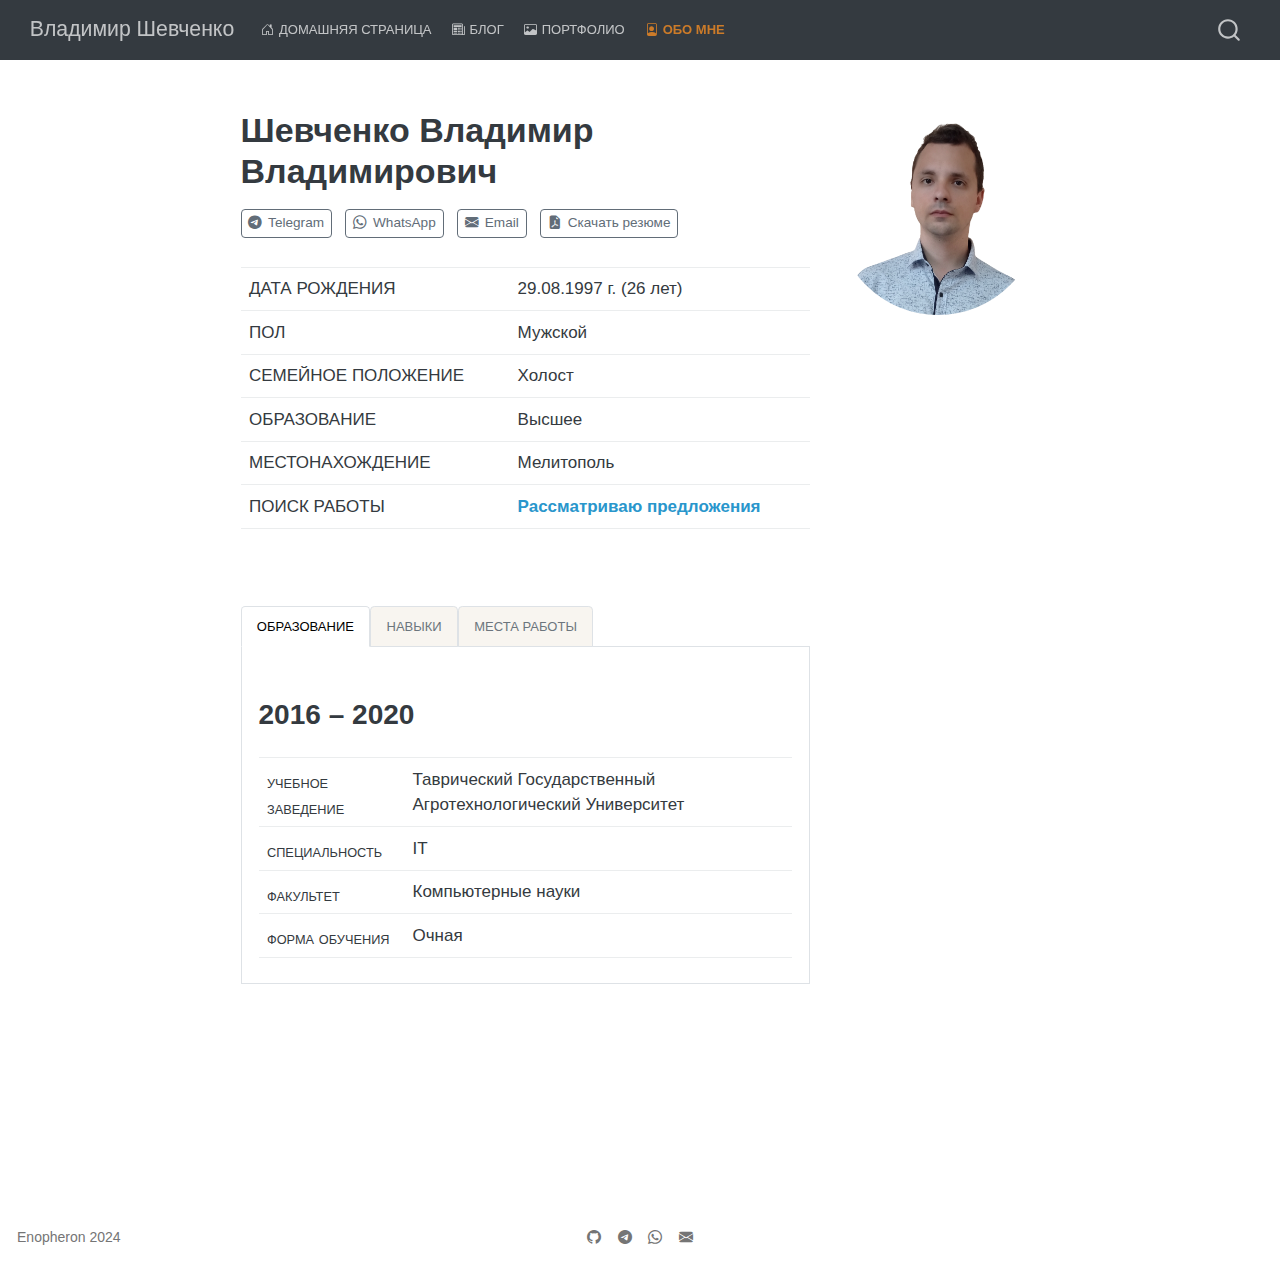
<file: about.html>
<!DOCTYPE html>
<html xmlns="http://www.w3.org/1999/xhtml" lang="ru" xml:lang="ru"><head>

<meta charset="utf-8">
<meta name="generator" content="quarto-1.4.554">

<meta name="viewport" content="width=device-width, initial-scale=1.0, user-scalable=yes">


<title>Владимир Шевченко - Шевченко Владимир Владимирович</title>
<style>
code{white-space: pre-wrap;}
span.smallcaps{font-variant: small-caps;}
div.columns{display: flex; gap: min(4vw, 1.5em);}
div.column{flex: auto; overflow-x: auto;}
div.hanging-indent{margin-left: 1.5em; text-indent: -1.5em;}
ul.task-list{list-style: none;}
ul.task-list li input[type="checkbox"] {
  width: 0.8em;
  margin: 0 0.8em 0.2em -1em; /* quarto-specific, see https://github.com/quarto-dev/quarto-cli/issues/4556 */ 
  vertical-align: middle;
}
</style>


<script src="site_libs/quarto-nav/quarto-nav.js"></script>
<script src="site_libs/quarto-nav/headroom.min.js"></script>
<script src="site_libs/clipboard/clipboard.min.js"></script>
<script src="site_libs/quarto-search/autocomplete.umd.js"></script>
<script src="site_libs/quarto-search/fuse.min.js"></script>
<script src="site_libs/quarto-search/quarto-search.js"></script>
<meta name="quarto:offset" content="./">
<link href="./assets/images/icons/favicon.ico" rel="icon">
<script src="site_libs/quarto-html/quarto.js"></script>
<script src="site_libs/quarto-html/popper.min.js"></script>
<script src="site_libs/quarto-html/tippy.umd.min.js"></script>
<link href="site_libs/quarto-html/tippy.css" rel="stylesheet">
<link href="site_libs/quarto-html/quarto-syntax-highlighting.css" rel="stylesheet" id="quarto-text-highlighting-styles">
<script src="site_libs/bootstrap/bootstrap.min.js"></script>
<link href="site_libs/bootstrap/bootstrap-icons.css" rel="stylesheet">
<link href="site_libs/bootstrap/bootstrap.min.css" rel="stylesheet" id="quarto-bootstrap" data-mode="light">
<link href="site_libs/quarto-contrib/animate-4.1.1/animate.min.css" rel="stylesheet">
<script id="quarto-search-options" type="application/json">{
  "location": "navbar",
  "copy-button": false,
  "collapse-after": 3,
  "panel-placement": "end",
  "type": "overlay",
  "limit": 50,
  "keyboard-shortcut": [
    "f",
    "/",
    "s"
  ],
  "show-item-context": false,
  "language": {
    "search-no-results-text": "Поиск не дал результатов",
    "search-matching-documents-text": "Результаты поиска",
    "search-copy-link-title": "Скопировать ссылку",
    "search-hide-matches-text": "Скрыть дополнительные результаты",
    "search-more-match-text": "дополнительный результат в этом документе",
    "search-more-matches-text": "дополнительных результата(-ов) в этом документе",
    "search-clear-button-title": "Очистить",
    "search-text-placeholder": "",
    "search-detached-cancel-button-title": "Отменить",
    "search-submit-button-title": "Найти",
    "search-label": "Поиск"
  }
}</script>
<style>html{ scroll-behavior: smooth; }</style>
<style>:root{--animate-duration:3s;--animate-delay:2s;--animate-repeat:1}</style>
<style>:root{--animate-duration:3s;--animate-delay:2s;--animate-repeat:1}</style>
<style>:root{--animate-duration:3s;--animate-delay:2s;--animate-repeat:1}</style>
<style>:root{--animate-duration:3s;--animate-delay:2s;--animate-repeat:1}</style>
<style>:root{--animate-duration:3s;--animate-delay:2s;--animate-repeat:1}</style>
<style>:root{--animate-duration:3s;--animate-delay:2s;--animate-repeat:1}</style>
<style>:root{--animate-duration:3s;--animate-delay:2s;--animate-repeat:1}</style>
<style>:root{--animate-duration:3s;--animate-delay:2s;--animate-repeat:1}</style>


<link rel="stylesheet" href="styles.css">
</head>

<body class="nav-fixed fullcontent">

<div id="quarto-search-results"></div>
  <header id="quarto-header" class="headroom fixed-top">
    <nav class="navbar navbar-expand-lg " data-bs-theme="dark">
      <div class="navbar-container container-fluid">
      <div class="navbar-brand-container mx-auto">
    <a class="navbar-brand" href="./index.html">
    <span class="navbar-title">Владимир Шевченко</span>
    </a>
  </div>
            <div id="quarto-search" class="" title="Поиск"></div>
          <button class="navbar-toggler" type="button" data-bs-toggle="collapse" data-bs-target="#navbarCollapse" aria-controls="navbarCollapse" aria-expanded="false" aria-label="Переключить навигацию" onclick="if (window.quartoToggleHeadroom) { window.quartoToggleHeadroom(); }">
  <span class="navbar-toggler-icon"></span>
</button>
          <div class="collapse navbar-collapse" id="navbarCollapse">
            <ul class="navbar-nav navbar-nav-scroll me-auto">
  <li class="nav-item">
    <a class="nav-link" href="./index.html"> <i class="bi bi-house-door" role="img">
</i> 
<span class="menu-text">Домашняя страница</span></a>
  </li>  
  <li class="nav-item">
    <a class="nav-link" href="./content/blog/index.html"> <i class="bi bi-newspaper" role="img">
</i> 
<span class="menu-text">Блог</span></a>
  </li>  
  <li class="nav-item">
    <a class="nav-link" href="./content/portfolio/index.html"> <i class="bi bi-image" role="img">
</i> 
<span class="menu-text">Портфолио</span></a>
  </li>  
  <li class="nav-item">
    <a class="nav-link active" href="./about.html" aria-current="page"> <i class="bi bi-file-person" role="img">
</i> 
<span class="menu-text">Обо мне</span></a>
  </li>  
</ul>
          </div> <!-- /navcollapse -->
          <div class="quarto-navbar-tools">
</div>
      </div> <!-- /container-fluid -->
    </nav>
</header>
<!-- content -->
<div id="quarto-content" class="quarto-container page-columns page-rows-contents page-layout-article page-navbar">
<!-- sidebar -->
<!-- margin-sidebar -->
    
<!-- main -->
<div class="quarto-about-solana column-body content">
  <div class="about-entity">
    <div class="entity-contents">
      <header id="title-block-header" class="quarto-title-block default">
<div class="quarto-title">
<h1 class="title"><span class="animate__animated animate__fadeIn" style="display: inline-block;">Шевченко Владимир Владимирович</span></h1>
</div>
<div class="quarto-title-meta">
  </div>
</header> <div class="about-links">
  <a href="https://t.me/Enopheron" class="about-link" rel="" target="">
    <i class="bi bi-telegram"></i>
     <span class="about-link-text"><span class="animate__animated animate__fadeIn" style="display: inline-block;">Telegram</span></span>
  </a>
  <a href="https://wa.me/qr/32H5IS4TCN4SD1" class="about-link" rel="" target="">
    <i class="bi bi-whatsapp"></i>
     <span class="about-link-text"><span class="animate__animated animate__fadeIn" style="display: inline-block;">WhatsApp</span></span>
  </a>
  <a href="mailto:Владимир_Владимирович+enopheron@yandex.ru" class="about-link" rel="" target="">
    <i class="bi bi-envelope-fill"></i>
     <span class="about-link-text"><span class="animate__animated animate__fadeIn" style="display: inline-block;">Email</span></span>
  </a>
  <a href="/portfolio/assets/CV.pdf" class="about-link" rel="" target="">
    <i class="bi bi-file-earmark-pdf-fill"></i>
     <span class="about-link-text"><span class="animate__animated animate__fadeIn" style="display: inline-block;">Скачать резюме</span></span>
  </a>
</div>
      <div class="about-contents"><main class="content" id="quarto-document-content">
<div class="animate__animated animate__slideInRight animate__faster">
<table class="table">
<tbody>
<tr class="odd">
<td style="text-align: left;">ДАТА РОЖДЕНИЯ</td>
<td style="text-align: left;">29.08.1997 г. (26 лет)</td>
</tr>
<tr class="even">
<td style="text-align: left;">ПОЛ</td>
<td style="text-align: left;">Мужской</td>
</tr>
<tr class="odd">
<td style="text-align: left;">СЕМЕЙНОЕ ПОЛОЖЕНИЕ</td>
<td style="text-align: left;">Холост</td>
</tr>
<tr class="even">
<td style="text-align: left;">ОБРАЗОВАНИЕ</td>
<td style="text-align: left;">Высшее</td>
</tr>
<tr class="odd">
<td style="text-align: left;">МЕСТОНАХОЖДЕНИЕ</td>
<td style="text-align: left;">Мелитополь</td>
</tr>
<tr class="even">
<td style="text-align: left;">ПОИСК РАБОТЫ</td>
<td style="text-align: left;"><strong>Рассматриваю предложения</strong></td>
</tr>
</tbody>
</table>
<p><br><br></p>
</div>
<div class="animate__animated animate__slideInUp animate__faster">
<div class="tabset-margin-container"></div><div class="panel-tabset">
<ul class="nav nav-tabs" role="tablist"><li class="nav-item" role="presentation"><a class="nav-link active" id="tabset-2-1-tab" data-bs-toggle="tab" data-bs-target="#tabset-2-1" role="tab" aria-controls="tabset-2-1" aria-selected="true">Образование</a></li><li class="nav-item" role="presentation"><a class="nav-link" id="tabset-2-2-tab" data-bs-toggle="tab" data-bs-target="#tabset-2-2" role="tab" aria-controls="tabset-2-2" aria-selected="false">Навыки</a></li><li class="nav-item" role="presentation"><a class="nav-link" id="tabset-2-3-tab" data-bs-toggle="tab" data-bs-target="#tabset-2-3" role="tab" aria-controls="tabset-2-3" aria-selected="false">Места работы</a></li></ul>
<div class="tab-content">
<div id="tabset-2-1" class="tab-pane active" role="tabpanel" aria-labelledby="tabset-2-1-tab">
<section id="section" class="level2">
<h2 data-anchor-id="section">2016 – 2020</h2>
<table class="table">
<colgroup>
<col style="width: 27%">
<col style="width: 72%">
</colgroup>
<tbody>
<tr class="odd">
<td style="text-align: left;"><sub>УЧЕБНОЕ</sub> <sub>ЗАВЕДЕНИЕ</sub></td>
<td style="text-align: left;">Таврический Государственный Агротехнологический Университет</td>
</tr>
<tr class="even">
<td style="text-align: left;"><sub>СПЕЦИАЛЬНОСТЬ</sub></td>
<td style="text-align: left;">IT</td>
</tr>
<tr class="odd">
<td style="text-align: left;"><sub>ФАКУЛЬТЕТ</sub></td>
<td style="text-align: left;">Компьютерные науки</td>
</tr>
<tr class="even">
<td style="text-align: left;"><sub>ФОРМА</sub> <sub>ОБУЧЕНИЯ</sub></td>
<td style="text-align: left;">Очная</td>
</tr>
</tbody>
</table>
</section>
</div>
<div id="tabset-2-2" class="tab-pane" role="tabpanel" aria-labelledby="tabset-2-2-tab">
<p>Инструменты которые использовались в работе<br><br></p>
<div class="tabset-margin-container"></div><div class="panel-tabset">
<ul class="nav nav-tabs" role="tablist"><li class="nav-item" role="presentation"><a class="nav-link active" id="tabset-1-1-tab" data-bs-toggle="tab" data-bs-target="#tabset-1-1" role="tab" aria-controls="tabset-1-1" aria-selected="true">Аналитика</a></li><li class="nav-item" role="presentation"><a class="nav-link" id="tabset-1-2-tab" data-bs-toggle="tab" data-bs-target="#tabset-1-2" role="tab" aria-controls="tabset-1-2" aria-selected="false">IT</a></li></ul>
<div class="tab-content">
<div id="tabset-1-1" class="tab-pane active" role="tabpanel" aria-labelledby="tabset-1-1-tab">
<p>Инструменты для обработки данных и построения отчетов</p>
<table class="table">
<thead>
<tr class="header">
<th style="text-align: left;">Инструмент</th>
<th style="text-align: left;">Области изучения</th>
</tr>
</thead>
<tbody>
<tr class="odd">
<td style="text-align: left;"><code>Excel</code></td>
<td style="text-align: left;">формулы, сводные таблицы</td>
</tr>
<tr class="even">
<td style="text-align: left;"><code>PowerPoint</code></td>
<td style="text-align: left;">штатное создание презентаций</td>
</tr>
<tr class="odd">
<td style="text-align: left;"><code>Python</code></td>
<td style="text-align: left;">polars, pandas, seaborn, plotly…</td>
</tr>
<tr class="even">
<td style="text-align: left;"><code>R</code></td>
<td style="text-align: left;">dplyr, ggplot, futureverse, glue…</td>
</tr>
<tr class="odd">
<td style="text-align: left;"><code>SQL</code></td>
<td style="text-align: left;">oracle, sqlite</td>
</tr>
<tr class="even">
<td style="text-align: left;"><code>Quarto</code> / <code>RMarkdown</code></td>
<td style="text-align: left;">построение отчетов</td>
</tr>
</tbody>
</table>
</div>
<div id="tabset-1-2" class="tab-pane" role="tabpanel" aria-labelledby="tabset-1-2-tab">
<section id="программирование" class="level2">
<h2 data-anchor-id="программирование">Программирование</h2>
<table class="table">
<tbody>
<tr class="odd">
<td style="text-align: left;"><code>Go</code></td>
<td style="text-align: left;">colly, go-telegram</td>
</tr>
<tr class="even">
<td style="text-align: left;"><code>Docker</code></td>
<td style="text-align: left;">использование шаблонов</td>
</tr>
</tbody>
</table>
</section>
<section id="os-и-ide" class="level2">
<h2 data-anchor-id="os-и-ide">OS и IDE</h2>
<p>Предпочитаемые инструменты</p>
<table class="table">
<tbody>
<tr class="odd">
<td style="text-align: left;">Linux</td>
<td style="text-align: left;">Emacs</td>
<td style="text-align: left;">Dbeaver</td>
</tr>
</tbody>
</table>
</section>
</div>
</div>
</div>
</div>
<div id="tabset-2-3" class="tab-pane" role="tabpanel" aria-labelledby="tabset-2-3-tab">
<section id="июнь-2023---декабрь-2023" class="level2">
<h2 data-anchor-id="июнь-2023---декабрь-2023">июнь 2023 - декабрь 2023</h2>
<table class="table">
<thead>
<tr class="header">
<th style="text-align: left;"><sub>ДОЛЖНОСТЬ</sub></th>
<th style="text-align: left;">Экономист</th>
</tr>
</thead>
<tbody>
<tr class="odd">
<td style="text-align: left;"><sub>ОРГАНИЗАЦИЯ</sub></td>
<td style="text-align: left;">OOO «Мелитопольский молокозавод»</td>
</tr>
<tr class="even">
<td style="text-align: left;"><sub>ОПЫТ</sub> <sub>РАБОТЫ</sub></td>
<td style="text-align: left;">~7 мес</td>
</tr>
</tbody>
</table>
<p><sub>ДОЛЖНОСТНЫЕ</sub> <sub>ОБЯЗАННОСТИ:</sub></p>
<ul>
<li>составление и поддержка отчетов по 3м предприятиям: Мелитопольский молокозавод, Сыры Таврии, Дельфин (сбор, обработка, анализ и визуализация данных)</li>
<li>контроль за складом продукции и складом материальных запасов</li>
<li>анализ продаж по магазинам</li>
<li>просчет себестоимости продуктов</li>
</ul>
<hr>
<p><br><br></p>
</section>
<section id="ноябрь-2020---октябрь-2022" class="level2">
<h2 data-anchor-id="ноябрь-2020---октябрь-2022">ноябрь 2020 - октябрь 2022</h2>
<table class="table">
<thead>
<tr class="header">
<th style="text-align: left;"><sub>ДОЛЖНОСТЬ</sub></th>
<th style="text-align: left;">Главный специалист управления риск-менеджмента</th>
</tr>
</thead>
<tbody>
<tr class="odd">
<td style="text-align: left;"><sub>ОРГАНИЗАЦИЯ</sub></td>
<td style="text-align: left;">OOO «Forward Bank»</td>
</tr>
<tr class="even">
<td style="text-align: left;"><sub>ОПЫТ</sub> <sub>РАБОТЫ</sub></td>
<td style="text-align: left;">~ 2 года</td>
</tr>
</tbody>
</table>
<p><sub>ДОЛЖНОСТНЫЕ</sub> <sub>ОБЯЗАННОСТИ:</sub></p>
<ul>
<li>формирования отчетов нормы пропуска и рисков</li>
<li>периодические отчеты (свод рисковых показателей)</li>
<li>проверка клиентов по чёрному списку, персональной информации, BKI, PTI</li>
<li>написание и оптимизация скриптов проверок, разработка новых рисковых показателей</li>
<li>администрирование таблиц в базе Oracle (создание, удаление, заполнение, изменение типов данных…)</li>
<li>привидения исходных данных в «чистый вид»</li>
<li>обработка информации (разрезы, агрегация, фильтры…)</li>
</ul>
<hr>
<p><br><br></p>
</section>
<section id="section-1" class="level2">
<h2 data-anchor-id="section-1">2016 - 2018</h2>
<table class="table">
<thead>
<tr class="header">
<th style="text-align: left;"><sub>ДОЛЖНОСТЬ</sub></th>
<th style="text-align: left;">Тех Поддержка</th>
</tr>
</thead>
<tbody>
<tr class="odd">
<td style="text-align: left;"><sub>ОРГАНИЗАЦИЯ</sub></td>
<td style="text-align: left;">ЧП «Band»</td>
</tr>
<tr class="even">
<td style="text-align: left;"><sub>ОПЫТ</sub> <sub>РАБОТЫ</sub></td>
<td style="text-align: left;">~ 2 года</td>
</tr>
</tbody>
</table>
<p><sub>ДОЛЖНОСТНЫЕ</sub> <sub>ОБЯЗАННОСТИ:</sub></p>
<ul>
<li>удаленная техническая поддержка сотрудников</li>
<li>установка и настройка программ для Windows, Linux</li>
<li>аренда и поддержка VPS (VDS)</li>
<li>автоматизация рабочих процессов</li>
</ul>
</section>
</div>
</div>
</div>
</div>
<p><br><br> <br><br></p>


</main></div>
    </div>
    <img src="assets/images/profile.jpg" class="about-image
  round " style="height: 12em; width: 12em;">
  </div>
</div>
 <!-- /main -->
<script id="quarto-html-after-body" type="application/javascript">
window.document.addEventListener("DOMContentLoaded", function (event) {
  const toggleBodyColorMode = (bsSheetEl) => {
    const mode = bsSheetEl.getAttribute("data-mode");
    const bodyEl = window.document.querySelector("body");
    if (mode === "dark") {
      bodyEl.classList.add("quarto-dark");
      bodyEl.classList.remove("quarto-light");
    } else {
      bodyEl.classList.add("quarto-light");
      bodyEl.classList.remove("quarto-dark");
    }
  }
  const toggleBodyColorPrimary = () => {
    const bsSheetEl = window.document.querySelector("link#quarto-bootstrap");
    if (bsSheetEl) {
      toggleBodyColorMode(bsSheetEl);
    }
  }
  toggleBodyColorPrimary();  
  const isCodeAnnotation = (el) => {
    for (const clz of el.classList) {
      if (clz.startsWith('code-annotation-')) {                     
        return true;
      }
    }
    return false;
  }
  const clipboard = new window.ClipboardJS('.code-copy-button', {
    text: function(trigger) {
      const codeEl = trigger.previousElementSibling.cloneNode(true);
      for (const childEl of codeEl.children) {
        if (isCodeAnnotation(childEl)) {
          childEl.remove();
        }
      }
      return codeEl.innerText;
    }
  });
  clipboard.on('success', function(e) {
    // button target
    const button = e.trigger;
    // don't keep focus
    button.blur();
    // flash "checked"
    button.classList.add('code-copy-button-checked');
    var currentTitle = button.getAttribute("title");
    button.setAttribute("title", "Скопировано");
    let tooltip;
    if (window.bootstrap) {
      button.setAttribute("data-bs-toggle", "tooltip");
      button.setAttribute("data-bs-placement", "left");
      button.setAttribute("data-bs-title", "Скопировано");
      tooltip = new bootstrap.Tooltip(button, 
        { trigger: "manual", 
          customClass: "code-copy-button-tooltip",
          offset: [0, -8]});
      tooltip.show();    
    }
    setTimeout(function() {
      if (tooltip) {
        tooltip.hide();
        button.removeAttribute("data-bs-title");
        button.removeAttribute("data-bs-toggle");
        button.removeAttribute("data-bs-placement");
      }
      button.setAttribute("title", currentTitle);
      button.classList.remove('code-copy-button-checked');
    }, 1000);
    // clear code selection
    e.clearSelection();
  });
    var localhostRegex = new RegExp(/^(?:http|https):\/\/localhost\:?[0-9]*\//);
    var mailtoRegex = new RegExp(/^mailto:/);
      var filterRegex = new RegExp('/' + window.location.host + '/');
    var isInternal = (href) => {
        return filterRegex.test(href) || localhostRegex.test(href) || mailtoRegex.test(href);
    }
    // Inspect non-navigation links and adorn them if external
 	var links = window.document.querySelectorAll('a[href]:not(.nav-link):not(.navbar-brand):not(.toc-action):not(.sidebar-link):not(.sidebar-item-toggle):not(.pagination-link):not(.no-external):not([aria-hidden]):not(.dropdown-item):not(.quarto-navigation-tool)');
    for (var i=0; i<links.length; i++) {
      const link = links[i];
      if (!isInternal(link.href)) {
        // undo the damage that might have been done by quarto-nav.js in the case of
        // links that we want to consider external
        if (link.dataset.originalHref !== undefined) {
          link.href = link.dataset.originalHref;
        }
      }
    }
  function tippyHover(el, contentFn, onTriggerFn, onUntriggerFn) {
    const config = {
      allowHTML: true,
      maxWidth: 500,
      delay: 100,
      arrow: false,
      appendTo: function(el) {
          return el.parentElement;
      },
      interactive: true,
      interactiveBorder: 10,
      theme: 'quarto',
      placement: 'bottom-start',
    };
    if (contentFn) {
      config.content = contentFn;
    }
    if (onTriggerFn) {
      config.onTrigger = onTriggerFn;
    }
    if (onUntriggerFn) {
      config.onUntrigger = onUntriggerFn;
    }
    window.tippy(el, config); 
  }
  const noterefs = window.document.querySelectorAll('a[role="doc-noteref"]');
  for (var i=0; i<noterefs.length; i++) {
    const ref = noterefs[i];
    tippyHover(ref, function() {
      // use id or data attribute instead here
      let href = ref.getAttribute('data-footnote-href') || ref.getAttribute('href');
      try { href = new URL(href).hash; } catch {}
      const id = href.replace(/^#\/?/, "");
      const note = window.document.getElementById(id);
      if (note) {
        return note.innerHTML;
      } else {
        return "";
      }
    });
  }
  const xrefs = window.document.querySelectorAll('a.quarto-xref');
  const processXRef = (id, note) => {
    // Strip column container classes
    const stripColumnClz = (el) => {
      el.classList.remove("page-full", "page-columns");
      if (el.children) {
        for (const child of el.children) {
          stripColumnClz(child);
        }
      }
    }
    stripColumnClz(note)
    if (id === null || id.startsWith('sec-')) {
      // Special case sections, only their first couple elements
      const container = document.createElement("div");
      if (note.children && note.children.length > 2) {
        container.appendChild(note.children[0].cloneNode(true));
        for (let i = 1; i < note.children.length; i++) {
          const child = note.children[i];
          if (child.tagName === "P" && child.innerText === "") {
            continue;
          } else {
            container.appendChild(child.cloneNode(true));
            break;
          }
        }
        if (window.Quarto?.typesetMath) {
          window.Quarto.typesetMath(container);
        }
        return container.innerHTML
      } else {
        if (window.Quarto?.typesetMath) {
          window.Quarto.typesetMath(note);
        }
        return note.innerHTML;
      }
    } else {
      // Remove any anchor links if they are present
      const anchorLink = note.querySelector('a.anchorjs-link');
      if (anchorLink) {
        anchorLink.remove();
      }
      if (window.Quarto?.typesetMath) {
        window.Quarto.typesetMath(note);
      }
      // TODO in 1.5, we should make sure this works without a callout special case
      if (note.classList.contains("callout")) {
        return note.outerHTML;
      } else {
        return note.innerHTML;
      }
    }
  }
  for (var i=0; i<xrefs.length; i++) {
    const xref = xrefs[i];
    tippyHover(xref, undefined, function(instance) {
      instance.disable();
      let url = xref.getAttribute('href');
      let hash = undefined; 
      if (url.startsWith('#')) {
        hash = url;
      } else {
        try { hash = new URL(url).hash; } catch {}
      }
      if (hash) {
        const id = hash.replace(/^#\/?/, "");
        const note = window.document.getElementById(id);
        if (note !== null) {
          try {
            const html = processXRef(id, note.cloneNode(true));
            instance.setContent(html);
          } finally {
            instance.enable();
            instance.show();
          }
        } else {
          // See if we can fetch this
          fetch(url.split('#')[0])
          .then(res => res.text())
          .then(html => {
            const parser = new DOMParser();
            const htmlDoc = parser.parseFromString(html, "text/html");
            const note = htmlDoc.getElementById(id);
            if (note !== null) {
              const html = processXRef(id, note);
              instance.setContent(html);
            } 
          }).finally(() => {
            instance.enable();
            instance.show();
          });
        }
      } else {
        // See if we can fetch a full url (with no hash to target)
        // This is a special case and we should probably do some content thinning / targeting
        fetch(url)
        .then(res => res.text())
        .then(html => {
          const parser = new DOMParser();
          const htmlDoc = parser.parseFromString(html, "text/html");
          const note = htmlDoc.querySelector('main.content');
          if (note !== null) {
            // This should only happen for chapter cross references
            // (since there is no id in the URL)
            // remove the first header
            if (note.children.length > 0 && note.children[0].tagName === "HEADER") {
              note.children[0].remove();
            }
            const html = processXRef(null, note);
            instance.setContent(html);
          } 
        }).finally(() => {
          instance.enable();
          instance.show();
        });
      }
    }, function(instance) {
    });
  }
      let selectedAnnoteEl;
      const selectorForAnnotation = ( cell, annotation) => {
        let cellAttr = 'data-code-cell="' + cell + '"';
        let lineAttr = 'data-code-annotation="' +  annotation + '"';
        const selector = 'span[' + cellAttr + '][' + lineAttr + ']';
        return selector;
      }
      const selectCodeLines = (annoteEl) => {
        const doc = window.document;
        const targetCell = annoteEl.getAttribute("data-target-cell");
        const targetAnnotation = annoteEl.getAttribute("data-target-annotation");
        const annoteSpan = window.document.querySelector(selectorForAnnotation(targetCell, targetAnnotation));
        const lines = annoteSpan.getAttribute("data-code-lines").split(",");
        const lineIds = lines.map((line) => {
          return targetCell + "-" + line;
        })
        let top = null;
        let height = null;
        let parent = null;
        if (lineIds.length > 0) {
            //compute the position of the single el (top and bottom and make a div)
            const el = window.document.getElementById(lineIds[0]);
            top = el.offsetTop;
            height = el.offsetHeight;
            parent = el.parentElement.parentElement;
          if (lineIds.length > 1) {
            const lastEl = window.document.getElementById(lineIds[lineIds.length - 1]);
            const bottom = lastEl.offsetTop + lastEl.offsetHeight;
            height = bottom - top;
          }
          if (top !== null && height !== null && parent !== null) {
            // cook up a div (if necessary) and position it 
            let div = window.document.getElementById("code-annotation-line-highlight");
            if (div === null) {
              div = window.document.createElement("div");
              div.setAttribute("id", "code-annotation-line-highlight");
              div.style.position = 'absolute';
              parent.appendChild(div);
            }
            div.style.top = top - 2 + "px";
            div.style.height = height + 4 + "px";
            div.style.left = 0;
            let gutterDiv = window.document.getElementById("code-annotation-line-highlight-gutter");
            if (gutterDiv === null) {
              gutterDiv = window.document.createElement("div");
              gutterDiv.setAttribute("id", "code-annotation-line-highlight-gutter");
              gutterDiv.style.position = 'absolute';
              const codeCell = window.document.getElementById(targetCell);
              const gutter = codeCell.querySelector('.code-annotation-gutter');
              gutter.appendChild(gutterDiv);
            }
            gutterDiv.style.top = top - 2 + "px";
            gutterDiv.style.height = height + 4 + "px";
          }
          selectedAnnoteEl = annoteEl;
        }
      };
      const unselectCodeLines = () => {
        const elementsIds = ["code-annotation-line-highlight", "code-annotation-line-highlight-gutter"];
        elementsIds.forEach((elId) => {
          const div = window.document.getElementById(elId);
          if (div) {
            div.remove();
          }
        });
        selectedAnnoteEl = undefined;
      };
        // Handle positioning of the toggle
    window.addEventListener(
      "resize",
      throttle(() => {
        elRect = undefined;
        if (selectedAnnoteEl) {
          selectCodeLines(selectedAnnoteEl);
        }
      }, 10)
    );
    function throttle(fn, ms) {
    let throttle = false;
    let timer;
      return (...args) => {
        if(!throttle) { // first call gets through
            fn.apply(this, args);
            throttle = true;
        } else { // all the others get throttled
            if(timer) clearTimeout(timer); // cancel #2
            timer = setTimeout(() => {
              fn.apply(this, args);
              timer = throttle = false;
            }, ms);
        }
      };
    }
      // Attach click handler to the DT
      const annoteDls = window.document.querySelectorAll('dt[data-target-cell]');
      for (const annoteDlNode of annoteDls) {
        annoteDlNode.addEventListener('click', (event) => {
          const clickedEl = event.target;
          if (clickedEl !== selectedAnnoteEl) {
            unselectCodeLines();
            const activeEl = window.document.querySelector('dt[data-target-cell].code-annotation-active');
            if (activeEl) {
              activeEl.classList.remove('code-annotation-active');
            }
            selectCodeLines(clickedEl);
            clickedEl.classList.add('code-annotation-active');
          } else {
            // Unselect the line
            unselectCodeLines();
            clickedEl.classList.remove('code-annotation-active');
          }
        });
      }
  const findCites = (el) => {
    const parentEl = el.parentElement;
    if (parentEl) {
      const cites = parentEl.dataset.cites;
      if (cites) {
        return {
          el,
          cites: cites.split(' ')
        };
      } else {
        return findCites(el.parentElement)
      }
    } else {
      return undefined;
    }
  };
  var bibliorefs = window.document.querySelectorAll('a[role="doc-biblioref"]');
  for (var i=0; i<bibliorefs.length; i++) {
    const ref = bibliorefs[i];
    const citeInfo = findCites(ref);
    if (citeInfo) {
      tippyHover(citeInfo.el, function() {
        var popup = window.document.createElement('div');
        citeInfo.cites.forEach(function(cite) {
          var citeDiv = window.document.createElement('div');
          citeDiv.classList.add('hanging-indent');
          citeDiv.classList.add('csl-entry');
          var biblioDiv = window.document.getElementById('ref-' + cite);
          if (biblioDiv) {
            citeDiv.innerHTML = biblioDiv.innerHTML;
          }
          popup.appendChild(citeDiv);
        });
        return popup.innerHTML;
      });
    }
  }
});
</script>
</div> <!-- /content -->
<footer class="footer">
  <div class="nav-footer">
    <div class="nav-footer-left">
<p>Enopheron 2024</p>
</div>   
    <div class="nav-footer-center">
      <ul class="footer-items list-unstyled">
    <li class="nav-item compact">
    <a class="nav-link" href="https://github.com/Enopheron">
      <i class="bi bi-github" role="img">
</i> 
    </a>
  </li>  
    <li class="nav-item compact">
    <a class="nav-link" href="https://t.me/Enopheron">
      <i class="bi bi-telegram" role="img">
</i> 
    </a>
  </li>  
    <li class="nav-item compact">
    <a class="nav-link" href="https://wa.me/qr/32H5IS4TCN4SD1">
      <i class="bi bi-whatsapp" role="img">
</i> 
    </a>
  </li>  
    <li class="nav-item compact">
    <a class="nav-link" href="mailto:Владимир_Владимирович+enopheron@yandex.ru">
      <i class="bi bi-envelope-fill" role="img">
</i> 
    </a>
  </li>  
</ul>
    </div>
    <div class="nav-footer-right">
      &nbsp;
    </div>
  </div>
</footer>




<script src="site_libs/quarto-html/zenscroll-min.js"></script>
</body></html>
</file>
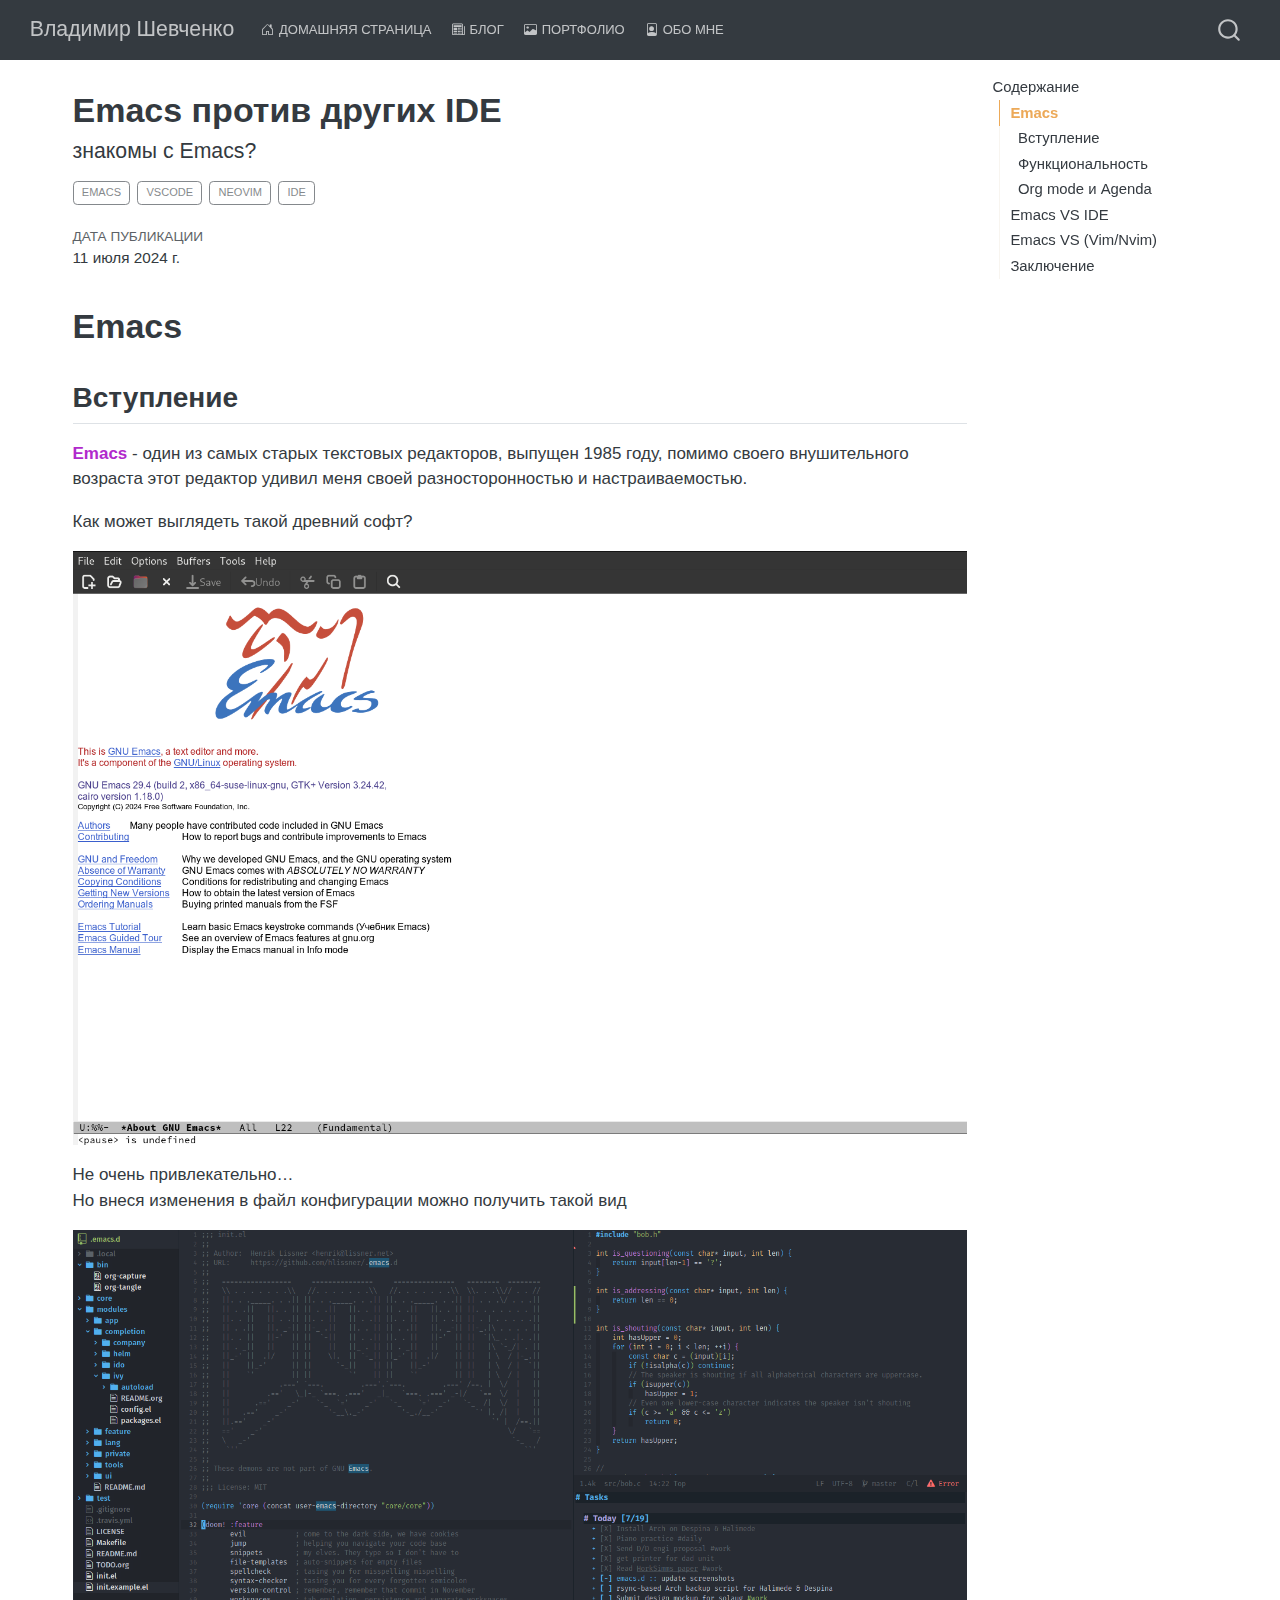
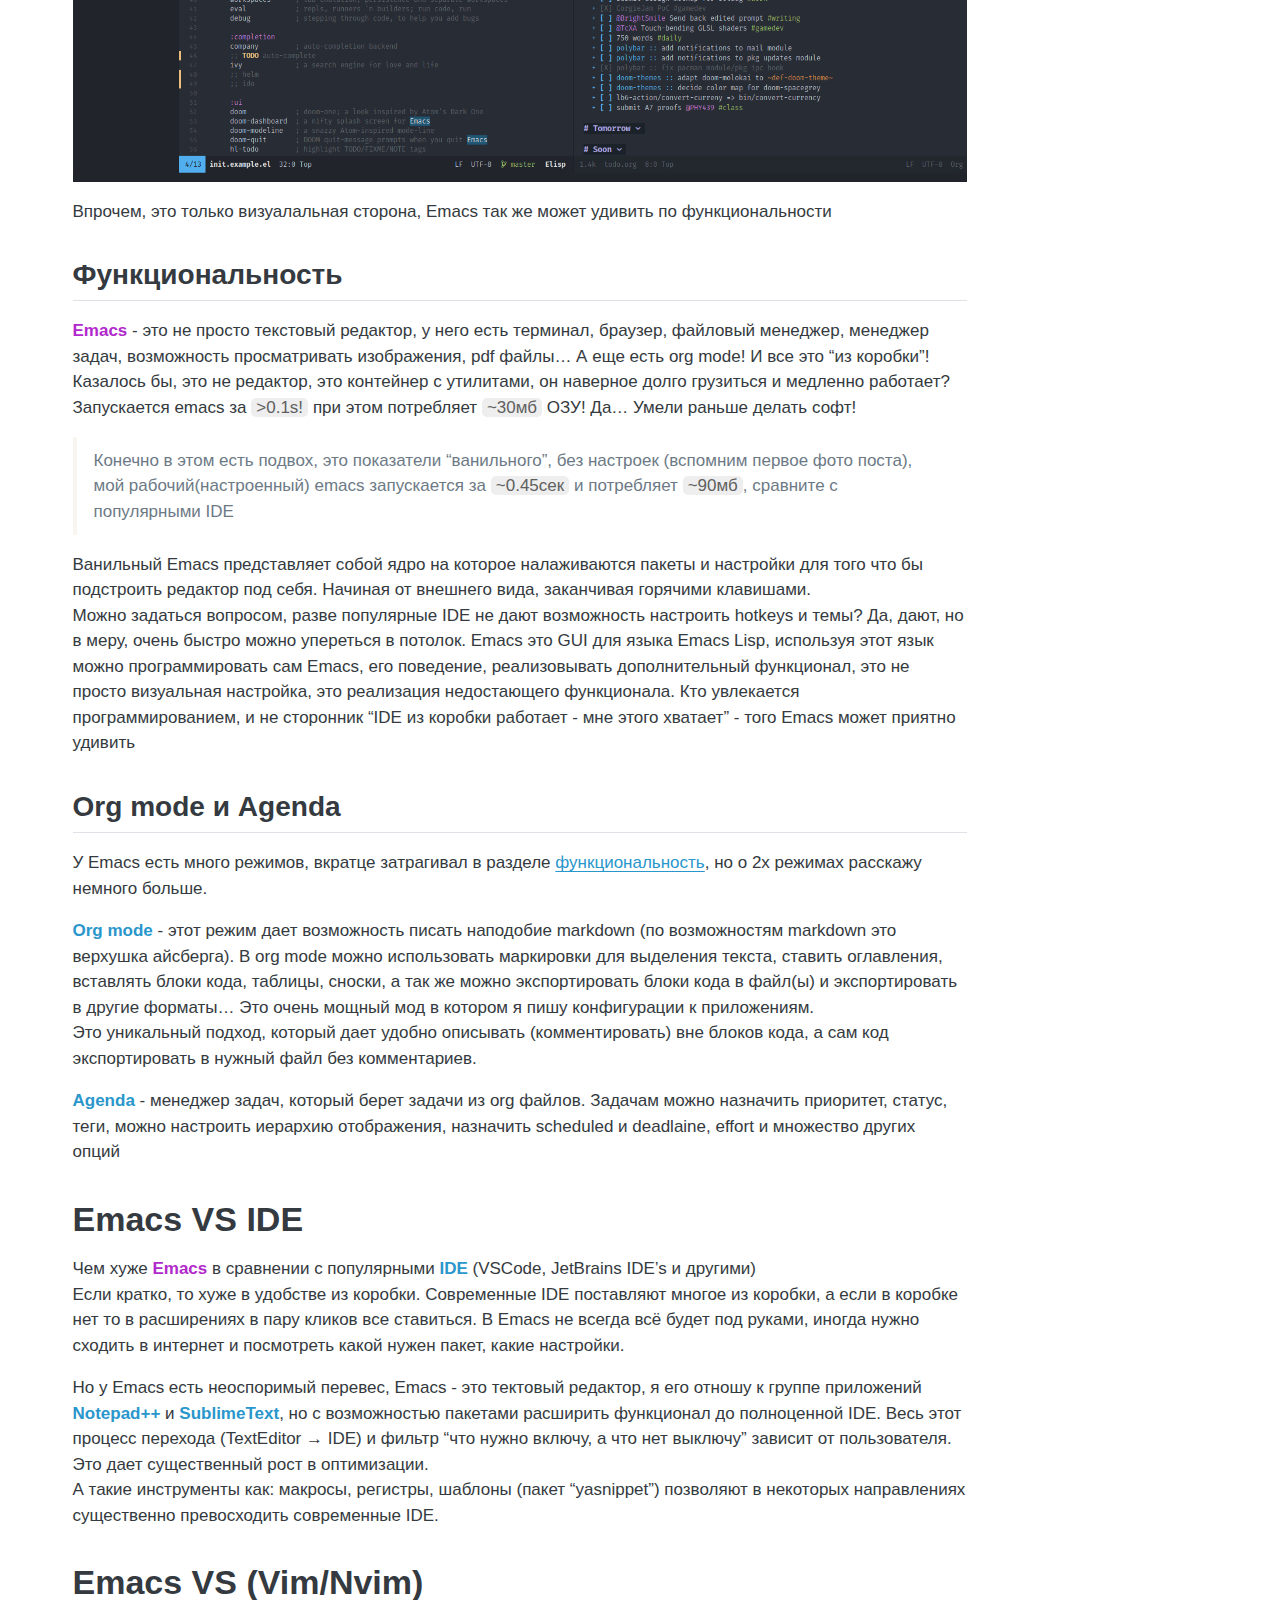
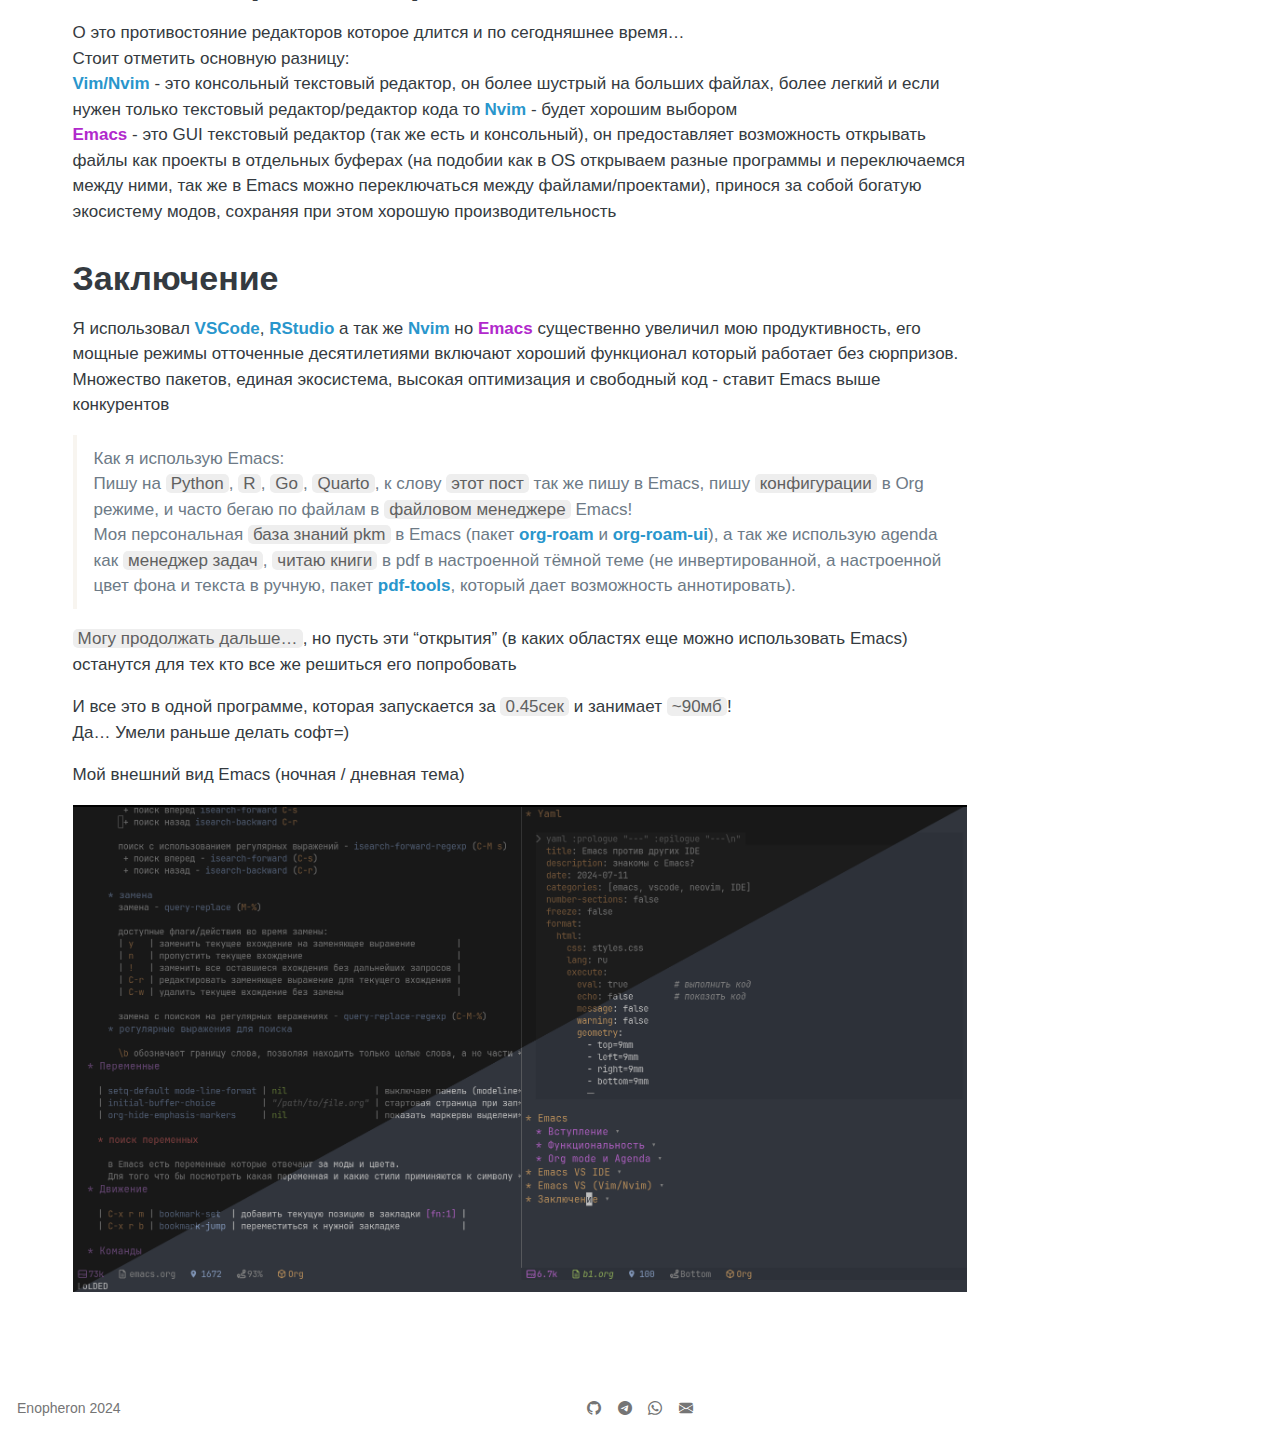
<file: content/blog/posts/b1.html>
<!DOCTYPE html>
<html xmlns="http://www.w3.org/1999/xhtml" lang="ru" xml:lang="ru"><head>

<meta charset="utf-8">
<meta name="generator" content="quarto-1.4.554">

<meta name="viewport" content="width=device-width, initial-scale=1.0, user-scalable=yes">


<title>Владимир Шевченко - Emacs против других IDE</title>
<style>
code{white-space: pre-wrap;}
span.smallcaps{font-variant: small-caps;}
div.columns{display: flex; gap: min(4vw, 1.5em);}
div.column{flex: auto; overflow-x: auto;}
div.hanging-indent{margin-left: 1.5em; text-indent: -1.5em;}
ul.task-list{list-style: none;}
ul.task-list li input[type="checkbox"] {
  width: 0.8em;
  margin: 0 0.8em 0.2em -1em; /* quarto-specific, see https://github.com/quarto-dev/quarto-cli/issues/4556 */ 
  vertical-align: middle;
}
</style>


<script src="../../../site_libs/quarto-nav/quarto-nav.js"></script>
<script src="../../../site_libs/quarto-nav/headroom.min.js"></script>
<script src="../../../site_libs/clipboard/clipboard.min.js"></script>
<script src="../../../site_libs/quarto-search/autocomplete.umd.js"></script>
<script src="../../../site_libs/quarto-search/fuse.min.js"></script>
<script src="../../../site_libs/quarto-search/quarto-search.js"></script>
<meta name="quarto:offset" content="../../../">
<link href="../../../assets/images/icons/favicon.ico" rel="icon">
<script src="../../../site_libs/quarto-html/quarto.js"></script>
<script src="../../../site_libs/quarto-html/popper.min.js"></script>
<script src="../../../site_libs/quarto-html/tippy.umd.min.js"></script>
<script src="../../../site_libs/quarto-html/anchor.min.js"></script>
<link href="../../../site_libs/quarto-html/tippy.css" rel="stylesheet">
<link href="../../../site_libs/quarto-html/quarto-syntax-highlighting.css" rel="stylesheet" id="quarto-text-highlighting-styles">
<script src="../../../site_libs/bootstrap/bootstrap.min.js"></script>
<link href="../../../site_libs/bootstrap/bootstrap-icons.css" rel="stylesheet">
<link href="../../../site_libs/bootstrap/bootstrap.min.css" rel="stylesheet" id="quarto-bootstrap" data-mode="light">
<script id="quarto-search-options" type="application/json">{
  "location": "navbar",
  "copy-button": false,
  "collapse-after": 3,
  "panel-placement": "end",
  "type": "overlay",
  "limit": 50,
  "keyboard-shortcut": [
    "f",
    "/",
    "s"
  ],
  "show-item-context": false,
  "language": {
    "search-no-results-text": "Поиск не дал результатов",
    "search-matching-documents-text": "Результаты поиска",
    "search-copy-link-title": "Скопировать ссылку",
    "search-hide-matches-text": "Скрыть дополнительные результаты",
    "search-more-match-text": "дополнительный результат в этом документе",
    "search-more-matches-text": "дополнительных результата(-ов) в этом документе",
    "search-clear-button-title": "Очистить",
    "search-text-placeholder": "",
    "search-detached-cancel-button-title": "Отменить",
    "search-submit-button-title": "Найти",
    "search-label": "Поиск"
  }
}</script>
<style>html{ scroll-behavior: smooth; }</style>


<link rel="stylesheet" href="../../../styles.css">
</head>

<body class="nav-fixed">

<div id="quarto-search-results"></div>
  <header id="quarto-header" class="headroom fixed-top">
    <nav class="navbar navbar-expand-lg " data-bs-theme="dark">
      <div class="navbar-container container-fluid">
      <div class="navbar-brand-container mx-auto">
    <a class="navbar-brand" href="../../../index.html">
    <span class="navbar-title">Владимир Шевченко</span>
    </a>
  </div>
            <div id="quarto-search" class="" title="Поиск"></div>
          <button class="navbar-toggler" type="button" data-bs-toggle="collapse" data-bs-target="#navbarCollapse" aria-controls="navbarCollapse" aria-expanded="false" aria-label="Переключить навигацию" onclick="if (window.quartoToggleHeadroom) { window.quartoToggleHeadroom(); }">
  <span class="navbar-toggler-icon"></span>
</button>
          <div class="collapse navbar-collapse" id="navbarCollapse">
            <ul class="navbar-nav navbar-nav-scroll me-auto">
  <li class="nav-item">
    <a class="nav-link" href="../../../index.html"> <i class="bi bi-house-door" role="img">
</i> 
<span class="menu-text">Домашняя страница</span></a>
  </li>  
  <li class="nav-item">
    <a class="nav-link" href="../../../content/blog/index.html"> <i class="bi bi-newspaper" role="img">
</i> 
<span class="menu-text">Блог</span></a>
  </li>  
  <li class="nav-item">
    <a class="nav-link" href="../../../content/portfolio/index.html"> <i class="bi bi-image" role="img">
</i> 
<span class="menu-text">Портфолио</span></a>
  </li>  
  <li class="nav-item">
    <a class="nav-link" href="../../../about.html"> <i class="bi bi-file-person" role="img">
</i> 
<span class="menu-text">Обо мне</span></a>
  </li>  
</ul>
          </div> <!-- /navcollapse -->
          <div class="quarto-navbar-tools">
</div>
      </div> <!-- /container-fluid -->
    </nav>
</header>
<!-- content -->
<div id="quarto-content" class="quarto-container page-columns page-rows-contents page-layout-full page-navbar">
<!-- sidebar -->
<!-- margin-sidebar -->
    <div id="quarto-margin-sidebar" class="sidebar margin-sidebar">
        <nav id="TOC" role="doc-toc" class="toc-active">
    <h2 id="toc-title">Содержание</h2>
   
  <ul>
  <li><a href="#emacs" id="toc-emacs" class="nav-link active" data-scroll-target="#emacs">Emacs</a>
  <ul>
  <li><a href="#вступление" id="toc-вступление" class="nav-link" data-scroll-target="#вступление">Вступление</a></li>
  <li><a href="#функциональность" id="toc-функциональность" class="nav-link" data-scroll-target="#функциональность">Функциональность</a></li>
  <li><a href="#org-mode-и-agenda" id="toc-org-mode-и-agenda" class="nav-link" data-scroll-target="#org-mode-и-agenda">Org mode и Agenda</a></li>
  </ul></li>
  <li><a href="#emacs-vs-ide" id="toc-emacs-vs-ide" class="nav-link" data-scroll-target="#emacs-vs-ide">Emacs VS IDE</a></li>
  <li><a href="#emacs-vs-vimnvim" id="toc-emacs-vs-vimnvim" class="nav-link" data-scroll-target="#emacs-vs-vimnvim">Emacs VS (Vim/Nvim)</a></li>
  <li><a href="#заключение" id="toc-заключение" class="nav-link" data-scroll-target="#заключение">Заключение</a></li>
  </ul>
</nav>
    </div>
<!-- main -->
<main class="content column-page-left" id="quarto-document-content">

<header id="title-block-header" class="quarto-title-block default">
<div class="quarto-title">
<h1 class="title">Emacs против других IDE</h1>
<p class="subtitle lead">знакомы с Emacs?</p>
  <div class="quarto-categories">
    <div class="quarto-category">emacs</div>
    <div class="quarto-category">vscode</div>
    <div class="quarto-category">neovim</div>
    <div class="quarto-category">IDE</div>
  </div>
  </div>



<div class="quarto-title-meta column-page-left">

    
    <div>
    <div class="quarto-title-meta-heading">Дата публикации</div>
    <div class="quarto-title-meta-contents">
      <p class="date">11 июля 2024 г.</p>
    </div>
  </div>
  
    
  </div>
  


</header>


<section id="emacs" class="level1">
<h1>Emacs</h1>
<section id="вступление" class="level2">
<h2 class="anchored" data-anchor-id="вступление">Вступление</h2>
<p><em>Emacs</em> - один из самых старых текстовых редакторов, выпущен 1985 году, помимо своего внушительного возраста этот редактор удивил меня своей разносторонностью и настраиваемостью.</p>
<p>Как может выглядеть такой древний софт?</p>
<p><img src="../images/b1/emacs_vanille.png" class="img-fluid"></p>
<p>Не очень привлекательно…<br> Но внеся изменения в файл конфигурации можно получить такой вид</p>
<p><img src="../images/b1/demacs.png" class="img-fluid"></p>
<p>Впрочем, это только визуалальная сторона, Emacs так же может удивить по функциональности</p>
</section>
<section id="функциональность" class="level2">
<h2 class="anchored" data-anchor-id="функциональность">Функциональность</h2>
<p><em>Emacs</em> - это не просто текстовый редактор, у него есть терминал, браузер, файловый менеджер, менеджер задач, возможность просматривать изображения, pdf файлы… А еще есть org mode! И все это “из коробки”! Казалось бы, это не редактор, это контейнер с утилитами, он наверное долго грузиться и медленно работает? Запускается emacs за <strong><em>&gt;0.1s!</em></strong> при этом потребляет <strong><em>~30мб</em></strong> ОЗУ! Да… Умели раньше делать софт!</p>
<blockquote class="blockquote">
<p>Конечно в этом есть подвох, это показатели “ванильного”, без настроек (вспомним первое фото поста), мой рабочий(настроенный) emacs запускается за <strong><em>~0.45сек</em></strong> и потребляет <strong><em>~90мб</em></strong>, сравните с популярными IDE</p>
</blockquote>
<p>Ванильный Emacs представляет собой ядро на которое налаживаются пакеты и настройки для того что бы подстроить редактор под себя. Начиная от внешнего вида, заканчивая горячими клавишами. <br> Можно задаться вопросом, разве популярные IDE не дают возможность настроить hotkeys и темы? Да, дают, но в меру, очень быстро можно упереться в потолок. Emacs это GUI для языка Emacs Lisp, используя этот язык можно программировать сам Emacs, его поведение, реализовывать дополнительный функционал, это не просто визуальная настройка, это реализация недостающего функционала. Кто увлекается программированием, и не сторонник “IDE из коробки работает - мне этого хватает” - того Emacs может приятно удивить</p>
</section>
<section id="org-mode-и-agenda" class="level2">
<h2 class="anchored" data-anchor-id="org-mode-и-agenda">Org mode и Agenda</h2>
<p>У Emacs есть много режимов, вкратце затрагивал в разделе <a href="#функциональность">функциональность</a>, но о 2х режимах расскажу немного больше.</p>
<p><strong>Org mode</strong> - этот режим дает возможность писать наподобие markdown (по возможностям markdown это верхушка айсберга). В org mode можно использовать маркировки для выделения текста, ставить оглавления, вставлять блоки кода, таблицы, сноски, а так же можно экспортировать блоки кода в файл(ы) и экспортировать в другие форматы… Это очень мощный мод в котором я пишу конфигурации к приложениям.<br> Это уникальный подход, который дает удобно описывать (комментировать) вне блоков кода, а сам код экспортировать в нужный файл без комментариев.</p>
<p><strong>Agenda</strong> - менеджер задач, который берет задачи из org файлов. Задачам можно назначить приоритет, статус, теги, можно настроить иерархию отображения, назначить scheduled и deadlaine, effort и множество других опций</p>
</section>
</section>
<section id="emacs-vs-ide" class="level1">
<h1>Emacs VS IDE</h1>
<p>Чем хуже <em>Emacs</em> в сравнении с популярными <strong>IDE</strong> (VSCode, JetBrains IDE’s и другими)<br> Если кратко, то хуже в удобстве из коробки. Современные IDE поставляют многое из коробки, а если в коробке нет то в расширениях в пару кликов все ставиться. В Emacs не всегда всё будет под руками, иногда нужно сходить в интернет и посмотреть какой нужен пакет, какие настройки.</p>
<p>Но у Emacs есть неоспоримый перевес, Emacs - это тектовый редактор, я его отношу к группе приложений <strong>Notepad++</strong> и <strong>SublimeText</strong>, но с возможностью пакетами расширить функционал до полноценной IDE. Весь этот процесс перехода (TextEditor → IDE) и фильтр “что нужно включу, а что нет выключу” зависит от пользователя. Это дает существенный рост в оптимизации.<br> А такие инструменты как: макросы, регистры, шаблоны (пакет “yasnippet”) позволяют в некоторых направлениях существенно превосходить современные IDE.</p>
</section>
<section id="emacs-vs-vimnvim" class="level1">
<h1>Emacs VS (Vim/Nvim)</h1>
<p>О это противостояние редакторов которое длится и по сегодняшнее время…<br> Стоит отметить основную разницу:<br> <strong>Vim/Nvim</strong> - это консольный текстовый редактор, он более шустрый на больших файлах, более легкий и если нужен только текстовый редактор/редактор кода то <strong>Nvim</strong> - будет хорошим выбором<br> <em>Emacs</em> - это GUI текстовый редактор (так же есть и консольный), он предоставляет возможность открывать файлы как проекты в отдельных буферах (на подобии как в OS открываем разные программы и переключаемся между ними, так же в Emacs можно переключаться между файлами/проектами), принося за собой богатую экосистему модов, сохраняя при этом хорошую производительность</p>
</section>
<section id="заключение" class="level1">
<h1>Заключение</h1>
<p>Я использовал <strong>VSCode</strong>, <strong>RStudio</strong> а так же <strong>Nvim</strong> но <em>Emacs</em> существенно увеличил мою продуктивность, его мощные режимы отточенные десятилетиями включают хороший функционал который работает без сюрпризов.<br> Множество пакетов, единая экосистема, высокая оптимизация и свободный код - ставит Emacs выше конкурентов</p>
<blockquote class="blockquote">
<p>Как я использую Emacs:<br> Пишу на <strong><em>Python</em></strong>, <strong><em>R</em></strong>, <strong><em>Go</em></strong>, <strong><em>Quarto</em></strong>, к слову <strong><em>этот пост</em></strong> так же пишу в Emacs, пишу <strong><em>конфигурации</em></strong> в Org режиме, и часто бегаю по файлам в <strong><em>файловом менеджере</em></strong> Emacs! <br>Моя персональная <strong><em>база знаний pkm</em></strong> в Emacs (пакет <strong>org-roam</strong> и <strong>org-roam-ui</strong>), а так же использую agenda как <strong><em>менеджер задач</em></strong>, <strong><em>читаю книги</em></strong> в pdf в настроенной тёмной теме (не инвертированной, а настроенной цвет фона и текста в ручную, пакет <strong>pdf-tools</strong>, который дает возможность аннотировать).</p>
</blockquote>
<p><strong><em>Могу продолжать дальше…</em></strong>, но пусть эти “открытия” (в каких областях еще можно использовать Emacs) останутся для тех кто все же решиться его попробовать<br></p>
<p>И все это в одной программе, которая запускается за <strong><em>0.45сек</em></strong> и занимает <strong><em>~90мб</em></strong>!<br> Да… Умели раньше делать софт=)</p>
<p>Мой внешний вид Emacs (ночная / дневная тема)</p>
<p><img src="../images/b1/my_emacs.png" class="img-fluid"></p>


</section>

<a onclick="window.scrollTo(0, 0); return false;" role="button" id="quarto-back-to-top"><i class="bi bi-arrow-up"></i> Наверх</a></main> <!-- /main -->
<script id="quarto-html-after-body" type="application/javascript">
window.document.addEventListener("DOMContentLoaded", function (event) {
  const toggleBodyColorMode = (bsSheetEl) => {
    const mode = bsSheetEl.getAttribute("data-mode");
    const bodyEl = window.document.querySelector("body");
    if (mode === "dark") {
      bodyEl.classList.add("quarto-dark");
      bodyEl.classList.remove("quarto-light");
    } else {
      bodyEl.classList.add("quarto-light");
      bodyEl.classList.remove("quarto-dark");
    }
  }
  const toggleBodyColorPrimary = () => {
    const bsSheetEl = window.document.querySelector("link#quarto-bootstrap");
    if (bsSheetEl) {
      toggleBodyColorMode(bsSheetEl);
    }
  }
  toggleBodyColorPrimary();  
  const icon = "";
  const anchorJS = new window.AnchorJS();
  anchorJS.options = {
    placement: 'right',
    icon: icon
  };
  anchorJS.add('.anchored');
  const isCodeAnnotation = (el) => {
    for (const clz of el.classList) {
      if (clz.startsWith('code-annotation-')) {                     
        return true;
      }
    }
    return false;
  }
  const clipboard = new window.ClipboardJS('.code-copy-button', {
    text: function(trigger) {
      const codeEl = trigger.previousElementSibling.cloneNode(true);
      for (const childEl of codeEl.children) {
        if (isCodeAnnotation(childEl)) {
          childEl.remove();
        }
      }
      return codeEl.innerText;
    }
  });
  clipboard.on('success', function(e) {
    // button target
    const button = e.trigger;
    // don't keep focus
    button.blur();
    // flash "checked"
    button.classList.add('code-copy-button-checked');
    var currentTitle = button.getAttribute("title");
    button.setAttribute("title", "Скопировано");
    let tooltip;
    if (window.bootstrap) {
      button.setAttribute("data-bs-toggle", "tooltip");
      button.setAttribute("data-bs-placement", "left");
      button.setAttribute("data-bs-title", "Скопировано");
      tooltip = new bootstrap.Tooltip(button, 
        { trigger: "manual", 
          customClass: "code-copy-button-tooltip",
          offset: [0, -8]});
      tooltip.show();    
    }
    setTimeout(function() {
      if (tooltip) {
        tooltip.hide();
        button.removeAttribute("data-bs-title");
        button.removeAttribute("data-bs-toggle");
        button.removeAttribute("data-bs-placement");
      }
      button.setAttribute("title", currentTitle);
      button.classList.remove('code-copy-button-checked');
    }, 1000);
    // clear code selection
    e.clearSelection();
  });
    var localhostRegex = new RegExp(/^(?:http|https):\/\/localhost\:?[0-9]*\//);
    var mailtoRegex = new RegExp(/^mailto:/);
      var filterRegex = new RegExp('/' + window.location.host + '/');
    var isInternal = (href) => {
        return filterRegex.test(href) || localhostRegex.test(href) || mailtoRegex.test(href);
    }
    // Inspect non-navigation links and adorn them if external
 	var links = window.document.querySelectorAll('a[href]:not(.nav-link):not(.navbar-brand):not(.toc-action):not(.sidebar-link):not(.sidebar-item-toggle):not(.pagination-link):not(.no-external):not([aria-hidden]):not(.dropdown-item):not(.quarto-navigation-tool)');
    for (var i=0; i<links.length; i++) {
      const link = links[i];
      if (!isInternal(link.href)) {
        // undo the damage that might have been done by quarto-nav.js in the case of
        // links that we want to consider external
        if (link.dataset.originalHref !== undefined) {
          link.href = link.dataset.originalHref;
        }
      }
    }
  function tippyHover(el, contentFn, onTriggerFn, onUntriggerFn) {
    const config = {
      allowHTML: true,
      maxWidth: 500,
      delay: 100,
      arrow: false,
      appendTo: function(el) {
          return el.parentElement;
      },
      interactive: true,
      interactiveBorder: 10,
      theme: 'quarto',
      placement: 'bottom-start',
    };
    if (contentFn) {
      config.content = contentFn;
    }
    if (onTriggerFn) {
      config.onTrigger = onTriggerFn;
    }
    if (onUntriggerFn) {
      config.onUntrigger = onUntriggerFn;
    }
    window.tippy(el, config); 
  }
  const noterefs = window.document.querySelectorAll('a[role="doc-noteref"]');
  for (var i=0; i<noterefs.length; i++) {
    const ref = noterefs[i];
    tippyHover(ref, function() {
      // use id or data attribute instead here
      let href = ref.getAttribute('data-footnote-href') || ref.getAttribute('href');
      try { href = new URL(href).hash; } catch {}
      const id = href.replace(/^#\/?/, "");
      const note = window.document.getElementById(id);
      if (note) {
        return note.innerHTML;
      } else {
        return "";
      }
    });
  }
  const xrefs = window.document.querySelectorAll('a.quarto-xref');
  const processXRef = (id, note) => {
    // Strip column container classes
    const stripColumnClz = (el) => {
      el.classList.remove("page-full", "page-columns");
      if (el.children) {
        for (const child of el.children) {
          stripColumnClz(child);
        }
      }
    }
    stripColumnClz(note)
    if (id === null || id.startsWith('sec-')) {
      // Special case sections, only their first couple elements
      const container = document.createElement("div");
      if (note.children && note.children.length > 2) {
        container.appendChild(note.children[0].cloneNode(true));
        for (let i = 1; i < note.children.length; i++) {
          const child = note.children[i];
          if (child.tagName === "P" && child.innerText === "") {
            continue;
          } else {
            container.appendChild(child.cloneNode(true));
            break;
          }
        }
        if (window.Quarto?.typesetMath) {
          window.Quarto.typesetMath(container);
        }
        return container.innerHTML
      } else {
        if (window.Quarto?.typesetMath) {
          window.Quarto.typesetMath(note);
        }
        return note.innerHTML;
      }
    } else {
      // Remove any anchor links if they are present
      const anchorLink = note.querySelector('a.anchorjs-link');
      if (anchorLink) {
        anchorLink.remove();
      }
      if (window.Quarto?.typesetMath) {
        window.Quarto.typesetMath(note);
      }
      // TODO in 1.5, we should make sure this works without a callout special case
      if (note.classList.contains("callout")) {
        return note.outerHTML;
      } else {
        return note.innerHTML;
      }
    }
  }
  for (var i=0; i<xrefs.length; i++) {
    const xref = xrefs[i];
    tippyHover(xref, undefined, function(instance) {
      instance.disable();
      let url = xref.getAttribute('href');
      let hash = undefined; 
      if (url.startsWith('#')) {
        hash = url;
      } else {
        try { hash = new URL(url).hash; } catch {}
      }
      if (hash) {
        const id = hash.replace(/^#\/?/, "");
        const note = window.document.getElementById(id);
        if (note !== null) {
          try {
            const html = processXRef(id, note.cloneNode(true));
            instance.setContent(html);
          } finally {
            instance.enable();
            instance.show();
          }
        } else {
          // See if we can fetch this
          fetch(url.split('#')[0])
          .then(res => res.text())
          .then(html => {
            const parser = new DOMParser();
            const htmlDoc = parser.parseFromString(html, "text/html");
            const note = htmlDoc.getElementById(id);
            if (note !== null) {
              const html = processXRef(id, note);
              instance.setContent(html);
            } 
          }).finally(() => {
            instance.enable();
            instance.show();
          });
        }
      } else {
        // See if we can fetch a full url (with no hash to target)
        // This is a special case and we should probably do some content thinning / targeting
        fetch(url)
        .then(res => res.text())
        .then(html => {
          const parser = new DOMParser();
          const htmlDoc = parser.parseFromString(html, "text/html");
          const note = htmlDoc.querySelector('main.content');
          if (note !== null) {
            // This should only happen for chapter cross references
            // (since there is no id in the URL)
            // remove the first header
            if (note.children.length > 0 && note.children[0].tagName === "HEADER") {
              note.children[0].remove();
            }
            const html = processXRef(null, note);
            instance.setContent(html);
          } 
        }).finally(() => {
          instance.enable();
          instance.show();
        });
      }
    }, function(instance) {
    });
  }
      let selectedAnnoteEl;
      const selectorForAnnotation = ( cell, annotation) => {
        let cellAttr = 'data-code-cell="' + cell + '"';
        let lineAttr = 'data-code-annotation="' +  annotation + '"';
        const selector = 'span[' + cellAttr + '][' + lineAttr + ']';
        return selector;
      }
      const selectCodeLines = (annoteEl) => {
        const doc = window.document;
        const targetCell = annoteEl.getAttribute("data-target-cell");
        const targetAnnotation = annoteEl.getAttribute("data-target-annotation");
        const annoteSpan = window.document.querySelector(selectorForAnnotation(targetCell, targetAnnotation));
        const lines = annoteSpan.getAttribute("data-code-lines").split(",");
        const lineIds = lines.map((line) => {
          return targetCell + "-" + line;
        })
        let top = null;
        let height = null;
        let parent = null;
        if (lineIds.length > 0) {
            //compute the position of the single el (top and bottom and make a div)
            const el = window.document.getElementById(lineIds[0]);
            top = el.offsetTop;
            height = el.offsetHeight;
            parent = el.parentElement.parentElement;
          if (lineIds.length > 1) {
            const lastEl = window.document.getElementById(lineIds[lineIds.length - 1]);
            const bottom = lastEl.offsetTop + lastEl.offsetHeight;
            height = bottom - top;
          }
          if (top !== null && height !== null && parent !== null) {
            // cook up a div (if necessary) and position it 
            let div = window.document.getElementById("code-annotation-line-highlight");
            if (div === null) {
              div = window.document.createElement("div");
              div.setAttribute("id", "code-annotation-line-highlight");
              div.style.position = 'absolute';
              parent.appendChild(div);
            }
            div.style.top = top - 2 + "px";
            div.style.height = height + 4 + "px";
            div.style.left = 0;
            let gutterDiv = window.document.getElementById("code-annotation-line-highlight-gutter");
            if (gutterDiv === null) {
              gutterDiv = window.document.createElement("div");
              gutterDiv.setAttribute("id", "code-annotation-line-highlight-gutter");
              gutterDiv.style.position = 'absolute';
              const codeCell = window.document.getElementById(targetCell);
              const gutter = codeCell.querySelector('.code-annotation-gutter');
              gutter.appendChild(gutterDiv);
            }
            gutterDiv.style.top = top - 2 + "px";
            gutterDiv.style.height = height + 4 + "px";
          }
          selectedAnnoteEl = annoteEl;
        }
      };
      const unselectCodeLines = () => {
        const elementsIds = ["code-annotation-line-highlight", "code-annotation-line-highlight-gutter"];
        elementsIds.forEach((elId) => {
          const div = window.document.getElementById(elId);
          if (div) {
            div.remove();
          }
        });
        selectedAnnoteEl = undefined;
      };
        // Handle positioning of the toggle
    window.addEventListener(
      "resize",
      throttle(() => {
        elRect = undefined;
        if (selectedAnnoteEl) {
          selectCodeLines(selectedAnnoteEl);
        }
      }, 10)
    );
    function throttle(fn, ms) {
    let throttle = false;
    let timer;
      return (...args) => {
        if(!throttle) { // first call gets through
            fn.apply(this, args);
            throttle = true;
        } else { // all the others get throttled
            if(timer) clearTimeout(timer); // cancel #2
            timer = setTimeout(() => {
              fn.apply(this, args);
              timer = throttle = false;
            }, ms);
        }
      };
    }
      // Attach click handler to the DT
      const annoteDls = window.document.querySelectorAll('dt[data-target-cell]');
      for (const annoteDlNode of annoteDls) {
        annoteDlNode.addEventListener('click', (event) => {
          const clickedEl = event.target;
          if (clickedEl !== selectedAnnoteEl) {
            unselectCodeLines();
            const activeEl = window.document.querySelector('dt[data-target-cell].code-annotation-active');
            if (activeEl) {
              activeEl.classList.remove('code-annotation-active');
            }
            selectCodeLines(clickedEl);
            clickedEl.classList.add('code-annotation-active');
          } else {
            // Unselect the line
            unselectCodeLines();
            clickedEl.classList.remove('code-annotation-active');
          }
        });
      }
  const findCites = (el) => {
    const parentEl = el.parentElement;
    if (parentEl) {
      const cites = parentEl.dataset.cites;
      if (cites) {
        return {
          el,
          cites: cites.split(' ')
        };
      } else {
        return findCites(el.parentElement)
      }
    } else {
      return undefined;
    }
  };
  var bibliorefs = window.document.querySelectorAll('a[role="doc-biblioref"]');
  for (var i=0; i<bibliorefs.length; i++) {
    const ref = bibliorefs[i];
    const citeInfo = findCites(ref);
    if (citeInfo) {
      tippyHover(citeInfo.el, function() {
        var popup = window.document.createElement('div');
        citeInfo.cites.forEach(function(cite) {
          var citeDiv = window.document.createElement('div');
          citeDiv.classList.add('hanging-indent');
          citeDiv.classList.add('csl-entry');
          var biblioDiv = window.document.getElementById('ref-' + cite);
          if (biblioDiv) {
            citeDiv.innerHTML = biblioDiv.innerHTML;
          }
          popup.appendChild(citeDiv);
        });
        return popup.innerHTML;
      });
    }
  }
});
</script>
</div> <!-- /content -->
<footer class="footer">
  <div class="nav-footer">
    <div class="nav-footer-left">
<p>Enopheron 2024</p>
</div>   
    <div class="nav-footer-center">
      <ul class="footer-items list-unstyled">
    <li class="nav-item compact">
    <a class="nav-link" href="https://github.com/Enopheron">
      <i class="bi bi-github" role="img">
</i> 
    </a>
  </li>  
    <li class="nav-item compact">
    <a class="nav-link" href="https://t.me/Enopheron">
      <i class="bi bi-telegram" role="img">
</i> 
    </a>
  </li>  
    <li class="nav-item compact">
    <a class="nav-link" href="https://wa.me/qr/32H5IS4TCN4SD1">
      <i class="bi bi-whatsapp" role="img">
</i> 
    </a>
  </li>  
    <li class="nav-item compact">
    <a class="nav-link" href="mailto:Владимир_Владимирович+enopheron@yandex.ru">
      <i class="bi bi-envelope-fill" role="img">
</i> 
    </a>
  </li>  
</ul>
    </div>
    <div class="nav-footer-right">
      &nbsp;
    </div>
  </div>
</footer>




<script src="../../../site_libs/quarto-html/zenscroll-min.js"></script>
</body></html>
</file>
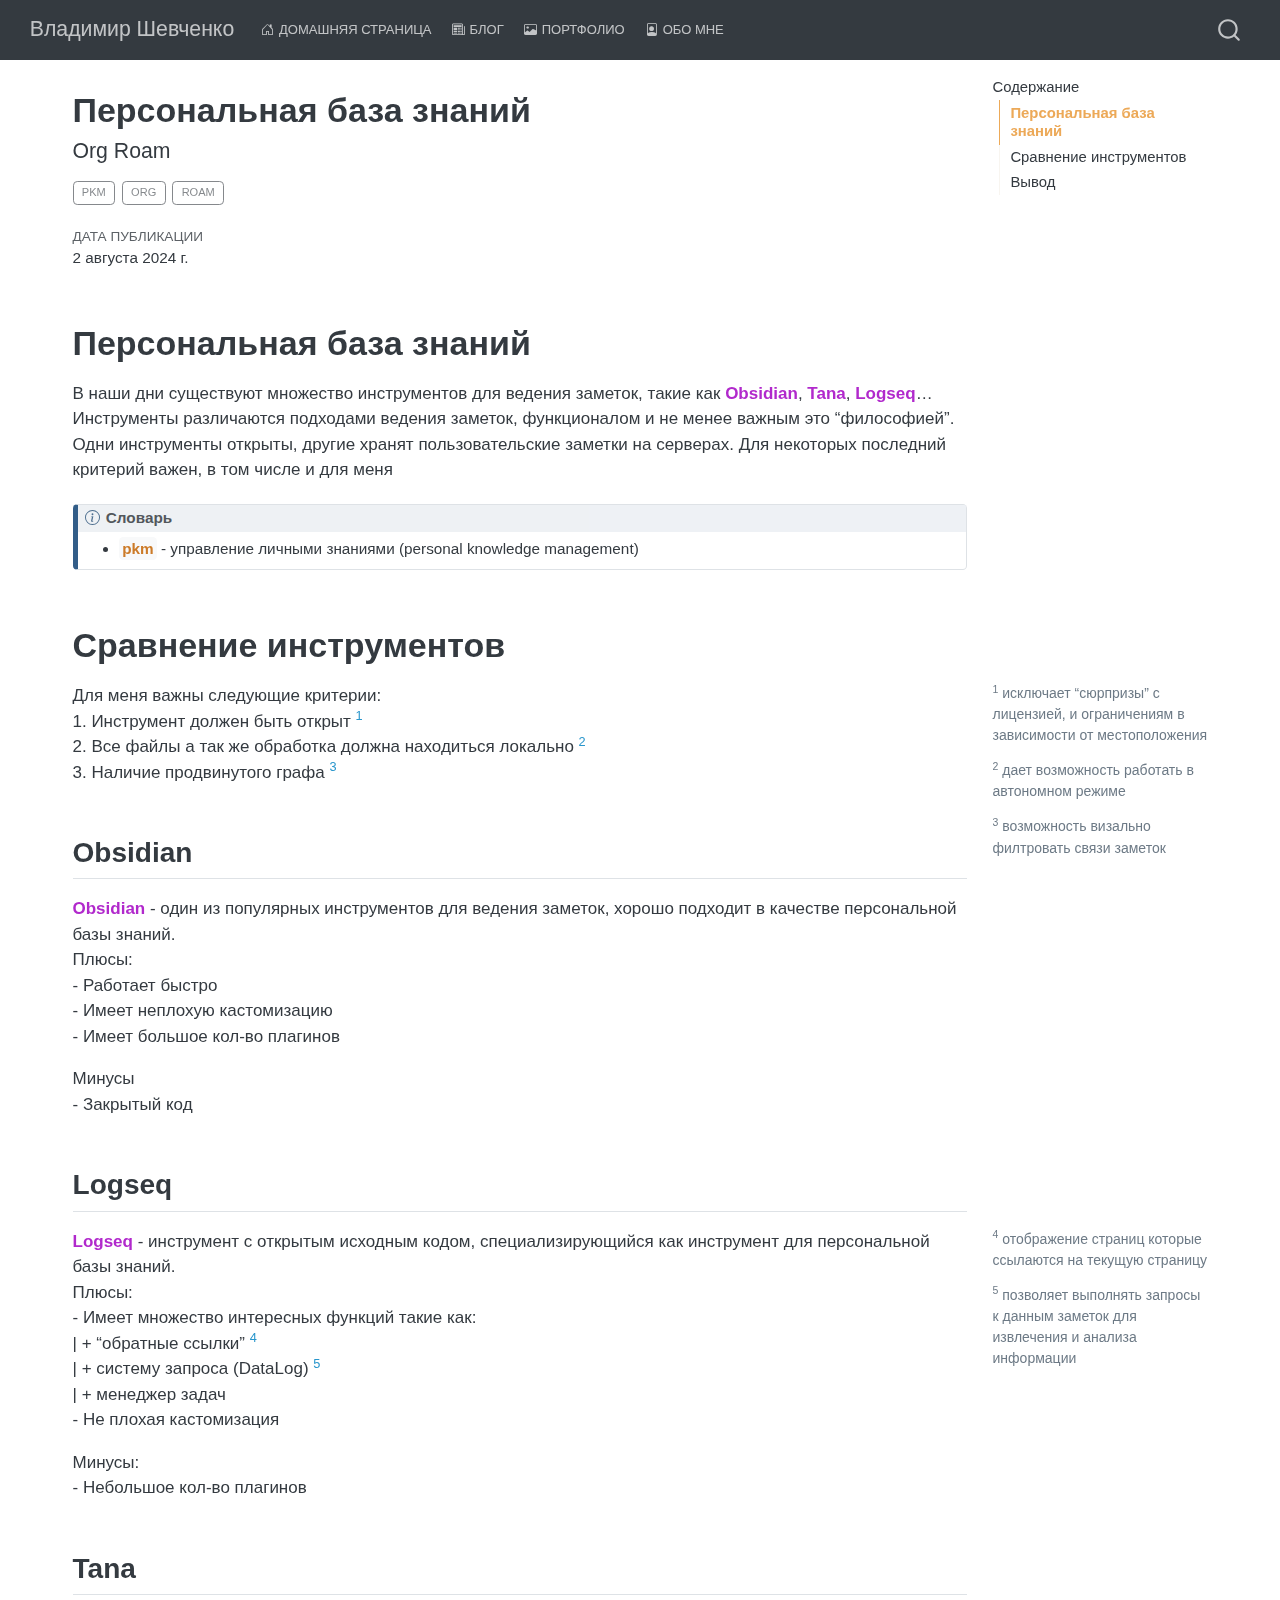
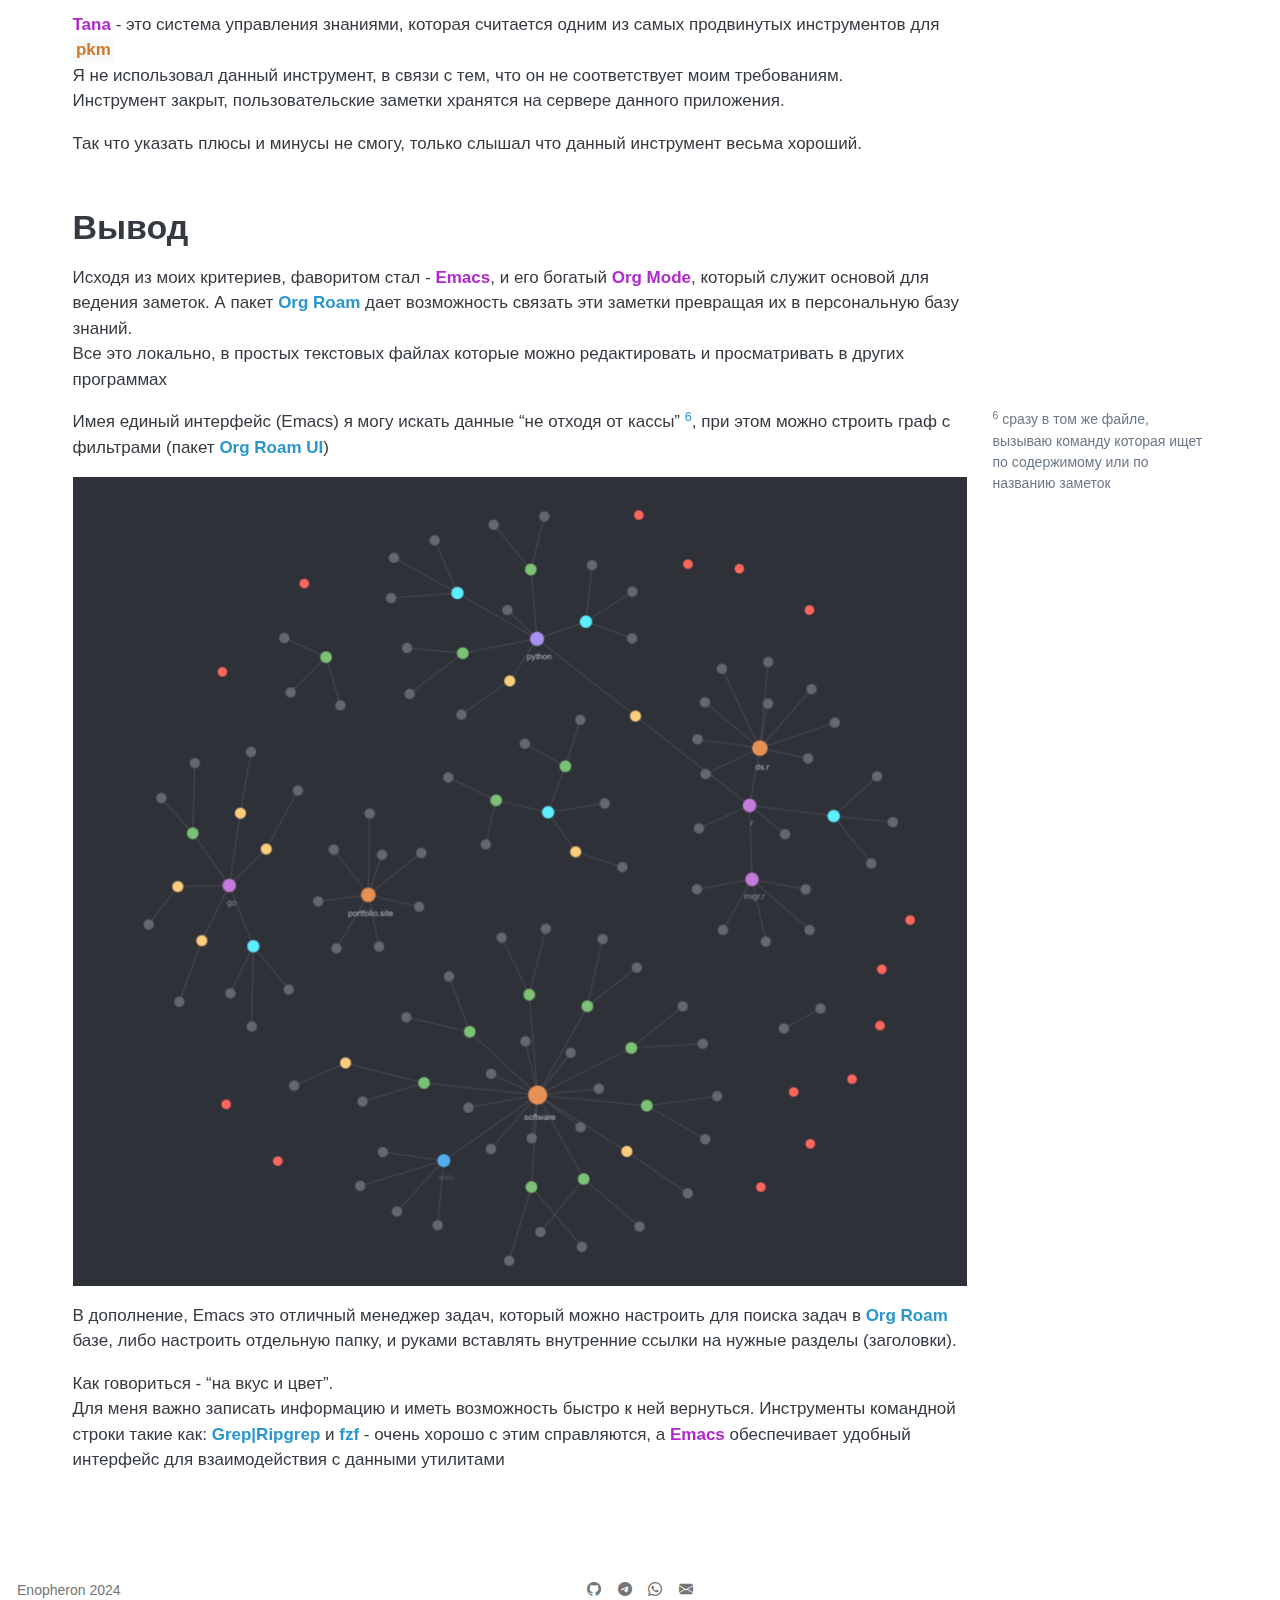
<file: content/blog/posts/b2.html>
<!DOCTYPE html>
<html xmlns="http://www.w3.org/1999/xhtml" lang="ru" xml:lang="ru"><head>

<meta charset="utf-8">
<meta name="generator" content="quarto-1.4.554">

<meta name="viewport" content="width=device-width, initial-scale=1.0, user-scalable=yes">


<title>Владимир Шевченко - Персональная база знаний</title>
<style>
code{white-space: pre-wrap;}
span.smallcaps{font-variant: small-caps;}
div.columns{display: flex; gap: min(4vw, 1.5em);}
div.column{flex: auto; overflow-x: auto;}
div.hanging-indent{margin-left: 1.5em; text-indent: -1.5em;}
ul.task-list{list-style: none;}
ul.task-list li input[type="checkbox"] {
  width: 0.8em;
  margin: 0 0.8em 0.2em -1em; /* quarto-specific, see https://github.com/quarto-dev/quarto-cli/issues/4556 */ 
  vertical-align: middle;
}
</style>


<script src="../../../site_libs/quarto-nav/quarto-nav.js"></script>
<script src="../../../site_libs/quarto-nav/headroom.min.js"></script>
<script src="../../../site_libs/clipboard/clipboard.min.js"></script>
<script src="../../../site_libs/quarto-search/autocomplete.umd.js"></script>
<script src="../../../site_libs/quarto-search/fuse.min.js"></script>
<script src="../../../site_libs/quarto-search/quarto-search.js"></script>
<meta name="quarto:offset" content="../../../">
<link href="../../../assets/images/icons/favicon.ico" rel="icon">
<script src="../../../site_libs/quarto-html/quarto.js"></script>
<script src="../../../site_libs/quarto-html/popper.min.js"></script>
<script src="../../../site_libs/quarto-html/tippy.umd.min.js"></script>
<script src="../../../site_libs/quarto-html/anchor.min.js"></script>
<link href="../../../site_libs/quarto-html/tippy.css" rel="stylesheet">
<link href="../../../site_libs/quarto-html/quarto-syntax-highlighting.css" rel="stylesheet" id="quarto-text-highlighting-styles">
<script src="../../../site_libs/bootstrap/bootstrap.min.js"></script>
<link href="../../../site_libs/bootstrap/bootstrap-icons.css" rel="stylesheet">
<link href="../../../site_libs/bootstrap/bootstrap.min.css" rel="stylesheet" id="quarto-bootstrap" data-mode="light">
<script id="quarto-search-options" type="application/json">{
  "location": "navbar",
  "copy-button": false,
  "collapse-after": 3,
  "panel-placement": "end",
  "type": "overlay",
  "limit": 50,
  "keyboard-shortcut": [
    "f",
    "/",
    "s"
  ],
  "show-item-context": false,
  "language": {
    "search-no-results-text": "Поиск не дал результатов",
    "search-matching-documents-text": "Результаты поиска",
    "search-copy-link-title": "Скопировать ссылку",
    "search-hide-matches-text": "Скрыть дополнительные результаты",
    "search-more-match-text": "дополнительный результат в этом документе",
    "search-more-matches-text": "дополнительных результата(-ов) в этом документе",
    "search-clear-button-title": "Очистить",
    "search-text-placeholder": "",
    "search-detached-cancel-button-title": "Отменить",
    "search-submit-button-title": "Найти",
    "search-label": "Поиск"
  }
}</script>
<style>html{ scroll-behavior: smooth; }</style>


<link rel="stylesheet" href="../../../styles.css">
</head>

<body class="nav-fixed">

<div id="quarto-search-results"></div>
  <header id="quarto-header" class="headroom fixed-top">
    <nav class="navbar navbar-expand-lg " data-bs-theme="dark">
      <div class="navbar-container container-fluid">
      <div class="navbar-brand-container mx-auto">
    <a class="navbar-brand" href="../../../index.html">
    <span class="navbar-title">Владимир Шевченко</span>
    </a>
  </div>
            <div id="quarto-search" class="" title="Поиск"></div>
          <button class="navbar-toggler" type="button" data-bs-toggle="collapse" data-bs-target="#navbarCollapse" aria-controls="navbarCollapse" aria-expanded="false" aria-label="Переключить навигацию" onclick="if (window.quartoToggleHeadroom) { window.quartoToggleHeadroom(); }">
  <span class="navbar-toggler-icon"></span>
</button>
          <div class="collapse navbar-collapse" id="navbarCollapse">
            <ul class="navbar-nav navbar-nav-scroll me-auto">
  <li class="nav-item">
    <a class="nav-link" href="../../../index.html"> <i class="bi bi-house-door" role="img">
</i> 
<span class="menu-text">Домашняя страница</span></a>
  </li>  
  <li class="nav-item">
    <a class="nav-link" href="../../../content/blog/index.html"> <i class="bi bi-newspaper" role="img">
</i> 
<span class="menu-text">Блог</span></a>
  </li>  
  <li class="nav-item">
    <a class="nav-link" href="../../../content/portfolio/index.html"> <i class="bi bi-image" role="img">
</i> 
<span class="menu-text">Портфолио</span></a>
  </li>  
  <li class="nav-item">
    <a class="nav-link" href="../../../about.html"> <i class="bi bi-file-person" role="img">
</i> 
<span class="menu-text">Обо мне</span></a>
  </li>  
</ul>
          </div> <!-- /navcollapse -->
          <div class="quarto-navbar-tools">
</div>
      </div> <!-- /container-fluid -->
    </nav>
</header>
<!-- content -->
<div id="quarto-content" class="quarto-container page-columns page-rows-contents page-layout-full page-navbar">
<!-- sidebar -->
<!-- margin-sidebar -->
    <div id="quarto-margin-sidebar" class="sidebar margin-sidebar">
        <nav id="TOC" role="doc-toc" class="toc-active">
    <h2 id="toc-title">Содержание</h2>
   
  <ul>
  <li><a href="#персональная-база-знаний" id="toc-персональная-база-знаний" class="nav-link active" data-scroll-target="#персональная-база-знаний">Персональная база знаний</a></li>
  <li><a href="#сравнение-инструментов" id="toc-сравнение-инструментов" class="nav-link" data-scroll-target="#сравнение-инструментов">Сравнение инструментов</a>
  <ul>
  <li><a href="#obsidian" id="toc-obsidian" class="nav-link" data-scroll-target="#obsidian">Obsidian</a></li>
  <li><a href="#logseq" id="toc-logseq" class="nav-link" data-scroll-target="#logseq">Logseq</a></li>
  <li><a href="#tana" id="toc-tana" class="nav-link" data-scroll-target="#tana">Tana</a></li>
  </ul></li>
  <li><a href="#вывод" id="toc-вывод" class="nav-link" data-scroll-target="#вывод">Вывод</a></li>
  </ul>
</nav>
    </div>
<!-- main -->
<main class="content page-columns page-full column-page-left" id="quarto-document-content">

<header id="title-block-header" class="quarto-title-block default">
<div class="quarto-title">
<h1 class="title">Персональная база знаний</h1>
<p class="subtitle lead">Org Roam</p>
  <div class="quarto-categories">
    <div class="quarto-category">pkm</div>
    <div class="quarto-category">org</div>
    <div class="quarto-category">roam</div>
  </div>
  </div>



<div class="quarto-title-meta column-page-left">

    
    <div>
    <div class="quarto-title-meta-heading">Дата публикации</div>
    <div class="quarto-title-meta-contents">
      <p class="date">2 августа 2024 г.</p>
    </div>
  </div>
  
    
  </div>
  


</header>


<section id="персональная-база-знаний" class="level1">
<h1>Персональная база знаний</h1>
<p>В наши дни существуют множество инструментов для ведения заметок, такие как <em>Obsidian</em>, <em>Tana</em>, <em>Logseq</em>… <br> Инструменты различаются подходами ведения заметок, функционалом и не менее важным это “философией”. Одни инструменты открыты, другие хранят пользовательские заметки на серверах. Для некоторых последний критерий важен, в том числе и для меня</p>
<div class="callout callout-style-default callout-note callout-titled" title="Словарь">
<div class="callout-header d-flex align-content-center">
<div class="callout-icon-container">
<i class="callout-icon"></i>
</div>
<div class="callout-title-container flex-fill">
Словарь
</div>
</div>
<div class="callout-body-container callout-body">
<ul>
<li><code>pkm</code> - управление личными знаниями (personal knowledge management)</li>
</ul>
</div>
</div>
</section>
<section id="сравнение-инструментов" class="level1 page-columns page-full">
<h1>Сравнение инструментов</h1>
<p>Для меня важны следующие критерии: <br> 1. Инструмент должен быть открыт <a href="#fn1" class="footnote-ref" id="fnref1" role="doc-noteref"><sup>1</sup></a><br> 2. Все файлы а так же обработка должна находиться локально <a href="#fn2" class="footnote-ref" id="fnref2" role="doc-noteref"><sup>2</sup></a><br> 3. Наличие продвинутого графа <a href="#fn3" class="footnote-ref" id="fnref3" role="doc-noteref"><sup>3</sup></a></p>
<div class="no-row-height column-margin column-container"><div id="fn1"><p><sup>1</sup>&nbsp;исключает “сюрпризы” с лицензией, и ограничениям в зависимости от местоположения</p></div><div id="fn2"><p><sup>2</sup>&nbsp;дает возможность работать в автономном режиме</p></div><div id="fn3"><p><sup>3</sup>&nbsp;возможность визально филтровать связи заметок</p></div></div><section id="obsidian" class="level2">
<h2 class="anchored" data-anchor-id="obsidian">Obsidian</h2>
<p><em>Obsidian</em> - один из популярных инструментов для ведения заметок, хорошо подходит в качестве персональной базы знаний.<br> Плюсы:<br> - Работает быстро<br> - Имеет неплохую кастомизацию<br> - Имеет большое кол-во плагинов<br></p>
<p>Минусы<br> - Закрытый код</p>
</section>
<section id="logseq" class="level2 page-columns page-full">
<h2 class="anchored" data-anchor-id="logseq">Logseq</h2>
<p><em>Logseq</em> - инструмент с открытым исходным кодом, специализирующийся как инструмент для персональной базы знаний.<br> Плюсы: <br> - Имеет множество интересных функций такие как:<br> | + “обратные ссылки” <a href="#fn4" class="footnote-ref" id="fnref4" role="doc-noteref"><sup>4</sup></a><br> | + систему запроса (DataLog) <a href="#fn5" class="footnote-ref" id="fnref5" role="doc-noteref"><sup>5</sup></a><br> | + менеджер задач<br> - Не плохая кастомизация<br></p>
<div class="no-row-height column-margin column-container"><div id="fn4"><p><sup>4</sup>&nbsp;отображение страниц которые ссылаются на текущую страницу</p></div><div id="fn5"><p><sup>5</sup>&nbsp;позволяет выполнять запросы к данным заметок для извлечения и анализа информации</p></div></div><p>Минусы:<br> - Небольшое кол-во плагинов</p>
</section>
<section id="tana" class="level2">
<h2 class="anchored" data-anchor-id="tana">Tana</h2>
<p><em>Tana</em> - это система управления знаниями, которая считается одним из самых продвинутых инструментов для <code>pkm</code><br> Я не использовал данный инструмент, в связи с тем, что он не соответствует моим требованиям.<br> Инструмент закрыт, пользовательские заметки хранятся на сервере данного приложения.</p>
<p>Так что указать плюсы и минусы не смогу, только слышал что данный инструмент весьма хороший.</p>
</section>
</section>
<section id="вывод" class="level1 page-columns page-full">
<h1>Вывод</h1>
<p>Исходя из моих критериев, фаворитом стал - <em>Emacs</em>, и его богатый <em>Org Mode</em>, который служит основой для ведения заметок. А пакет <strong>Org Roam</strong> дает возможность связать эти заметки превращая их в персональную базу знаний.<br> Все это локально, в простых текстовых файлах которые можно редактировать и просматривать в других программах</p>
<p>Имея единый интерфейс (Emacs) я могу искать данные “не отходя от кассы” <a href="#fn6" class="footnote-ref" id="fnref6" role="doc-noteref"><sup>6</sup></a>, при этом можно строить граф с фильтрами (пакет <strong>Org Roam UI</strong>)</p>
<div class="no-row-height column-margin column-container"><div id="fn6"><p><sup>6</sup>&nbsp;сразу в том же файле, вызываю команду которая ищет по содержимому или по названию заметок</p></div></div><p><img src="../images/b2/Roam_UI.png" class="img-fluid"></p>
<p>В дополнение, Emacs это отличный менеджер задач, который можно настроить для поиска задач в <strong>Org Roam</strong> базе, либо настроить отдельную папку, и руками вставлять внутренние ссылки на нужные разделы (заголовки).</p>
<p>Как говориться - “на вкус и цвет”. <br> Для меня важно записать информацию и иметь возможность быстро к ней вернуться. Инструменты командной строки такие как: <strong>Grep|Ripgrep</strong> и <strong>fzf</strong> - очень хорошо с этим справляются, а <em>Emacs</em> обеспечивает удобный интерфейс для взаимодействия с данными утилитами</p>


</section>


<a onclick="window.scrollTo(0, 0); return false;" role="button" id="quarto-back-to-top"><i class="bi bi-arrow-up"></i> Наверх</a></main> <!-- /main -->
<script id="quarto-html-after-body" type="application/javascript">
window.document.addEventListener("DOMContentLoaded", function (event) {
  const toggleBodyColorMode = (bsSheetEl) => {
    const mode = bsSheetEl.getAttribute("data-mode");
    const bodyEl = window.document.querySelector("body");
    if (mode === "dark") {
      bodyEl.classList.add("quarto-dark");
      bodyEl.classList.remove("quarto-light");
    } else {
      bodyEl.classList.add("quarto-light");
      bodyEl.classList.remove("quarto-dark");
    }
  }
  const toggleBodyColorPrimary = () => {
    const bsSheetEl = window.document.querySelector("link#quarto-bootstrap");
    if (bsSheetEl) {
      toggleBodyColorMode(bsSheetEl);
    }
  }
  toggleBodyColorPrimary();  
  const icon = "";
  const anchorJS = new window.AnchorJS();
  anchorJS.options = {
    placement: 'right',
    icon: icon
  };
  anchorJS.add('.anchored');
  const isCodeAnnotation = (el) => {
    for (const clz of el.classList) {
      if (clz.startsWith('code-annotation-')) {                     
        return true;
      }
    }
    return false;
  }
  const clipboard = new window.ClipboardJS('.code-copy-button', {
    text: function(trigger) {
      const codeEl = trigger.previousElementSibling.cloneNode(true);
      for (const childEl of codeEl.children) {
        if (isCodeAnnotation(childEl)) {
          childEl.remove();
        }
      }
      return codeEl.innerText;
    }
  });
  clipboard.on('success', function(e) {
    // button target
    const button = e.trigger;
    // don't keep focus
    button.blur();
    // flash "checked"
    button.classList.add('code-copy-button-checked');
    var currentTitle = button.getAttribute("title");
    button.setAttribute("title", "Скопировано");
    let tooltip;
    if (window.bootstrap) {
      button.setAttribute("data-bs-toggle", "tooltip");
      button.setAttribute("data-bs-placement", "left");
      button.setAttribute("data-bs-title", "Скопировано");
      tooltip = new bootstrap.Tooltip(button, 
        { trigger: "manual", 
          customClass: "code-copy-button-tooltip",
          offset: [0, -8]});
      tooltip.show();    
    }
    setTimeout(function() {
      if (tooltip) {
        tooltip.hide();
        button.removeAttribute("data-bs-title");
        button.removeAttribute("data-bs-toggle");
        button.removeAttribute("data-bs-placement");
      }
      button.setAttribute("title", currentTitle);
      button.classList.remove('code-copy-button-checked');
    }, 1000);
    // clear code selection
    e.clearSelection();
  });
    var localhostRegex = new RegExp(/^(?:http|https):\/\/localhost\:?[0-9]*\//);
    var mailtoRegex = new RegExp(/^mailto:/);
      var filterRegex = new RegExp('/' + window.location.host + '/');
    var isInternal = (href) => {
        return filterRegex.test(href) || localhostRegex.test(href) || mailtoRegex.test(href);
    }
    // Inspect non-navigation links and adorn them if external
 	var links = window.document.querySelectorAll('a[href]:not(.nav-link):not(.navbar-brand):not(.toc-action):not(.sidebar-link):not(.sidebar-item-toggle):not(.pagination-link):not(.no-external):not([aria-hidden]):not(.dropdown-item):not(.quarto-navigation-tool)');
    for (var i=0; i<links.length; i++) {
      const link = links[i];
      if (!isInternal(link.href)) {
        // undo the damage that might have been done by quarto-nav.js in the case of
        // links that we want to consider external
        if (link.dataset.originalHref !== undefined) {
          link.href = link.dataset.originalHref;
        }
      }
    }
  function tippyHover(el, contentFn, onTriggerFn, onUntriggerFn) {
    const config = {
      allowHTML: true,
      maxWidth: 500,
      delay: 100,
      arrow: false,
      appendTo: function(el) {
          return el.parentElement;
      },
      interactive: true,
      interactiveBorder: 10,
      theme: 'quarto',
      placement: 'bottom-start',
    };
    if (contentFn) {
      config.content = contentFn;
    }
    if (onTriggerFn) {
      config.onTrigger = onTriggerFn;
    }
    if (onUntriggerFn) {
      config.onUntrigger = onUntriggerFn;
    }
    window.tippy(el, config); 
  }
  const noterefs = window.document.querySelectorAll('a[role="doc-noteref"]');
  for (var i=0; i<noterefs.length; i++) {
    const ref = noterefs[i];
    tippyHover(ref, function() {
      // use id or data attribute instead here
      let href = ref.getAttribute('data-footnote-href') || ref.getAttribute('href');
      try { href = new URL(href).hash; } catch {}
      const id = href.replace(/^#\/?/, "");
      const note = window.document.getElementById(id);
      if (note) {
        return note.innerHTML;
      } else {
        return "";
      }
    });
  }
  const xrefs = window.document.querySelectorAll('a.quarto-xref');
  const processXRef = (id, note) => {
    // Strip column container classes
    const stripColumnClz = (el) => {
      el.classList.remove("page-full", "page-columns");
      if (el.children) {
        for (const child of el.children) {
          stripColumnClz(child);
        }
      }
    }
    stripColumnClz(note)
    if (id === null || id.startsWith('sec-')) {
      // Special case sections, only their first couple elements
      const container = document.createElement("div");
      if (note.children && note.children.length > 2) {
        container.appendChild(note.children[0].cloneNode(true));
        for (let i = 1; i < note.children.length; i++) {
          const child = note.children[i];
          if (child.tagName === "P" && child.innerText === "") {
            continue;
          } else {
            container.appendChild(child.cloneNode(true));
            break;
          }
        }
        if (window.Quarto?.typesetMath) {
          window.Quarto.typesetMath(container);
        }
        return container.innerHTML
      } else {
        if (window.Quarto?.typesetMath) {
          window.Quarto.typesetMath(note);
        }
        return note.innerHTML;
      }
    } else {
      // Remove any anchor links if they are present
      const anchorLink = note.querySelector('a.anchorjs-link');
      if (anchorLink) {
        anchorLink.remove();
      }
      if (window.Quarto?.typesetMath) {
        window.Quarto.typesetMath(note);
      }
      // TODO in 1.5, we should make sure this works without a callout special case
      if (note.classList.contains("callout")) {
        return note.outerHTML;
      } else {
        return note.innerHTML;
      }
    }
  }
  for (var i=0; i<xrefs.length; i++) {
    const xref = xrefs[i];
    tippyHover(xref, undefined, function(instance) {
      instance.disable();
      let url = xref.getAttribute('href');
      let hash = undefined; 
      if (url.startsWith('#')) {
        hash = url;
      } else {
        try { hash = new URL(url).hash; } catch {}
      }
      if (hash) {
        const id = hash.replace(/^#\/?/, "");
        const note = window.document.getElementById(id);
        if (note !== null) {
          try {
            const html = processXRef(id, note.cloneNode(true));
            instance.setContent(html);
          } finally {
            instance.enable();
            instance.show();
          }
        } else {
          // See if we can fetch this
          fetch(url.split('#')[0])
          .then(res => res.text())
          .then(html => {
            const parser = new DOMParser();
            const htmlDoc = parser.parseFromString(html, "text/html");
            const note = htmlDoc.getElementById(id);
            if (note !== null) {
              const html = processXRef(id, note);
              instance.setContent(html);
            } 
          }).finally(() => {
            instance.enable();
            instance.show();
          });
        }
      } else {
        // See if we can fetch a full url (with no hash to target)
        // This is a special case and we should probably do some content thinning / targeting
        fetch(url)
        .then(res => res.text())
        .then(html => {
          const parser = new DOMParser();
          const htmlDoc = parser.parseFromString(html, "text/html");
          const note = htmlDoc.querySelector('main.content');
          if (note !== null) {
            // This should only happen for chapter cross references
            // (since there is no id in the URL)
            // remove the first header
            if (note.children.length > 0 && note.children[0].tagName === "HEADER") {
              note.children[0].remove();
            }
            const html = processXRef(null, note);
            instance.setContent(html);
          } 
        }).finally(() => {
          instance.enable();
          instance.show();
        });
      }
    }, function(instance) {
    });
  }
      let selectedAnnoteEl;
      const selectorForAnnotation = ( cell, annotation) => {
        let cellAttr = 'data-code-cell="' + cell + '"';
        let lineAttr = 'data-code-annotation="' +  annotation + '"';
        const selector = 'span[' + cellAttr + '][' + lineAttr + ']';
        return selector;
      }
      const selectCodeLines = (annoteEl) => {
        const doc = window.document;
        const targetCell = annoteEl.getAttribute("data-target-cell");
        const targetAnnotation = annoteEl.getAttribute("data-target-annotation");
        const annoteSpan = window.document.querySelector(selectorForAnnotation(targetCell, targetAnnotation));
        const lines = annoteSpan.getAttribute("data-code-lines").split(",");
        const lineIds = lines.map((line) => {
          return targetCell + "-" + line;
        })
        let top = null;
        let height = null;
        let parent = null;
        if (lineIds.length > 0) {
            //compute the position of the single el (top and bottom and make a div)
            const el = window.document.getElementById(lineIds[0]);
            top = el.offsetTop;
            height = el.offsetHeight;
            parent = el.parentElement.parentElement;
          if (lineIds.length > 1) {
            const lastEl = window.document.getElementById(lineIds[lineIds.length - 1]);
            const bottom = lastEl.offsetTop + lastEl.offsetHeight;
            height = bottom - top;
          }
          if (top !== null && height !== null && parent !== null) {
            // cook up a div (if necessary) and position it 
            let div = window.document.getElementById("code-annotation-line-highlight");
            if (div === null) {
              div = window.document.createElement("div");
              div.setAttribute("id", "code-annotation-line-highlight");
              div.style.position = 'absolute';
              parent.appendChild(div);
            }
            div.style.top = top - 2 + "px";
            div.style.height = height + 4 + "px";
            div.style.left = 0;
            let gutterDiv = window.document.getElementById("code-annotation-line-highlight-gutter");
            if (gutterDiv === null) {
              gutterDiv = window.document.createElement("div");
              gutterDiv.setAttribute("id", "code-annotation-line-highlight-gutter");
              gutterDiv.style.position = 'absolute';
              const codeCell = window.document.getElementById(targetCell);
              const gutter = codeCell.querySelector('.code-annotation-gutter');
              gutter.appendChild(gutterDiv);
            }
            gutterDiv.style.top = top - 2 + "px";
            gutterDiv.style.height = height + 4 + "px";
          }
          selectedAnnoteEl = annoteEl;
        }
      };
      const unselectCodeLines = () => {
        const elementsIds = ["code-annotation-line-highlight", "code-annotation-line-highlight-gutter"];
        elementsIds.forEach((elId) => {
          const div = window.document.getElementById(elId);
          if (div) {
            div.remove();
          }
        });
        selectedAnnoteEl = undefined;
      };
        // Handle positioning of the toggle
    window.addEventListener(
      "resize",
      throttle(() => {
        elRect = undefined;
        if (selectedAnnoteEl) {
          selectCodeLines(selectedAnnoteEl);
        }
      }, 10)
    );
    function throttle(fn, ms) {
    let throttle = false;
    let timer;
      return (...args) => {
        if(!throttle) { // first call gets through
            fn.apply(this, args);
            throttle = true;
        } else { // all the others get throttled
            if(timer) clearTimeout(timer); // cancel #2
            timer = setTimeout(() => {
              fn.apply(this, args);
              timer = throttle = false;
            }, ms);
        }
      };
    }
      // Attach click handler to the DT
      const annoteDls = window.document.querySelectorAll('dt[data-target-cell]');
      for (const annoteDlNode of annoteDls) {
        annoteDlNode.addEventListener('click', (event) => {
          const clickedEl = event.target;
          if (clickedEl !== selectedAnnoteEl) {
            unselectCodeLines();
            const activeEl = window.document.querySelector('dt[data-target-cell].code-annotation-active');
            if (activeEl) {
              activeEl.classList.remove('code-annotation-active');
            }
            selectCodeLines(clickedEl);
            clickedEl.classList.add('code-annotation-active');
          } else {
            // Unselect the line
            unselectCodeLines();
            clickedEl.classList.remove('code-annotation-active');
          }
        });
      }
  const findCites = (el) => {
    const parentEl = el.parentElement;
    if (parentEl) {
      const cites = parentEl.dataset.cites;
      if (cites) {
        return {
          el,
          cites: cites.split(' ')
        };
      } else {
        return findCites(el.parentElement)
      }
    } else {
      return undefined;
    }
  };
  var bibliorefs = window.document.querySelectorAll('a[role="doc-biblioref"]');
  for (var i=0; i<bibliorefs.length; i++) {
    const ref = bibliorefs[i];
    const citeInfo = findCites(ref);
    if (citeInfo) {
      tippyHover(citeInfo.el, function() {
        var popup = window.document.createElement('div');
        citeInfo.cites.forEach(function(cite) {
          var citeDiv = window.document.createElement('div');
          citeDiv.classList.add('hanging-indent');
          citeDiv.classList.add('csl-entry');
          var biblioDiv = window.document.getElementById('ref-' + cite);
          if (biblioDiv) {
            citeDiv.innerHTML = biblioDiv.innerHTML;
          }
          popup.appendChild(citeDiv);
        });
        return popup.innerHTML;
      });
    }
  }
});
</script>
</div> <!-- /content -->
<footer class="footer">
  <div class="nav-footer">
    <div class="nav-footer-left">
<p>Enopheron 2024</p>
</div>   
    <div class="nav-footer-center">
      <ul class="footer-items list-unstyled">
    <li class="nav-item compact">
    <a class="nav-link" href="https://github.com/Enopheron">
      <i class="bi bi-github" role="img">
</i> 
    </a>
  </li>  
    <li class="nav-item compact">
    <a class="nav-link" href="https://t.me/Enopheron">
      <i class="bi bi-telegram" role="img">
</i> 
    </a>
  </li>  
    <li class="nav-item compact">
    <a class="nav-link" href="https://wa.me/qr/32H5IS4TCN4SD1">
      <i class="bi bi-whatsapp" role="img">
</i> 
    </a>
  </li>  
    <li class="nav-item compact">
    <a class="nav-link" href="mailto:Владимир_Владимирович+enopheron@yandex.ru">
      <i class="bi bi-envelope-fill" role="img">
</i> 
    </a>
  </li>  
</ul>
    </div>
    <div class="nav-footer-right">
      &nbsp;
    </div>
  </div>
</footer>




<script src="../../../site_libs/quarto-html/zenscroll-min.js"></script>
</body></html>
</file>
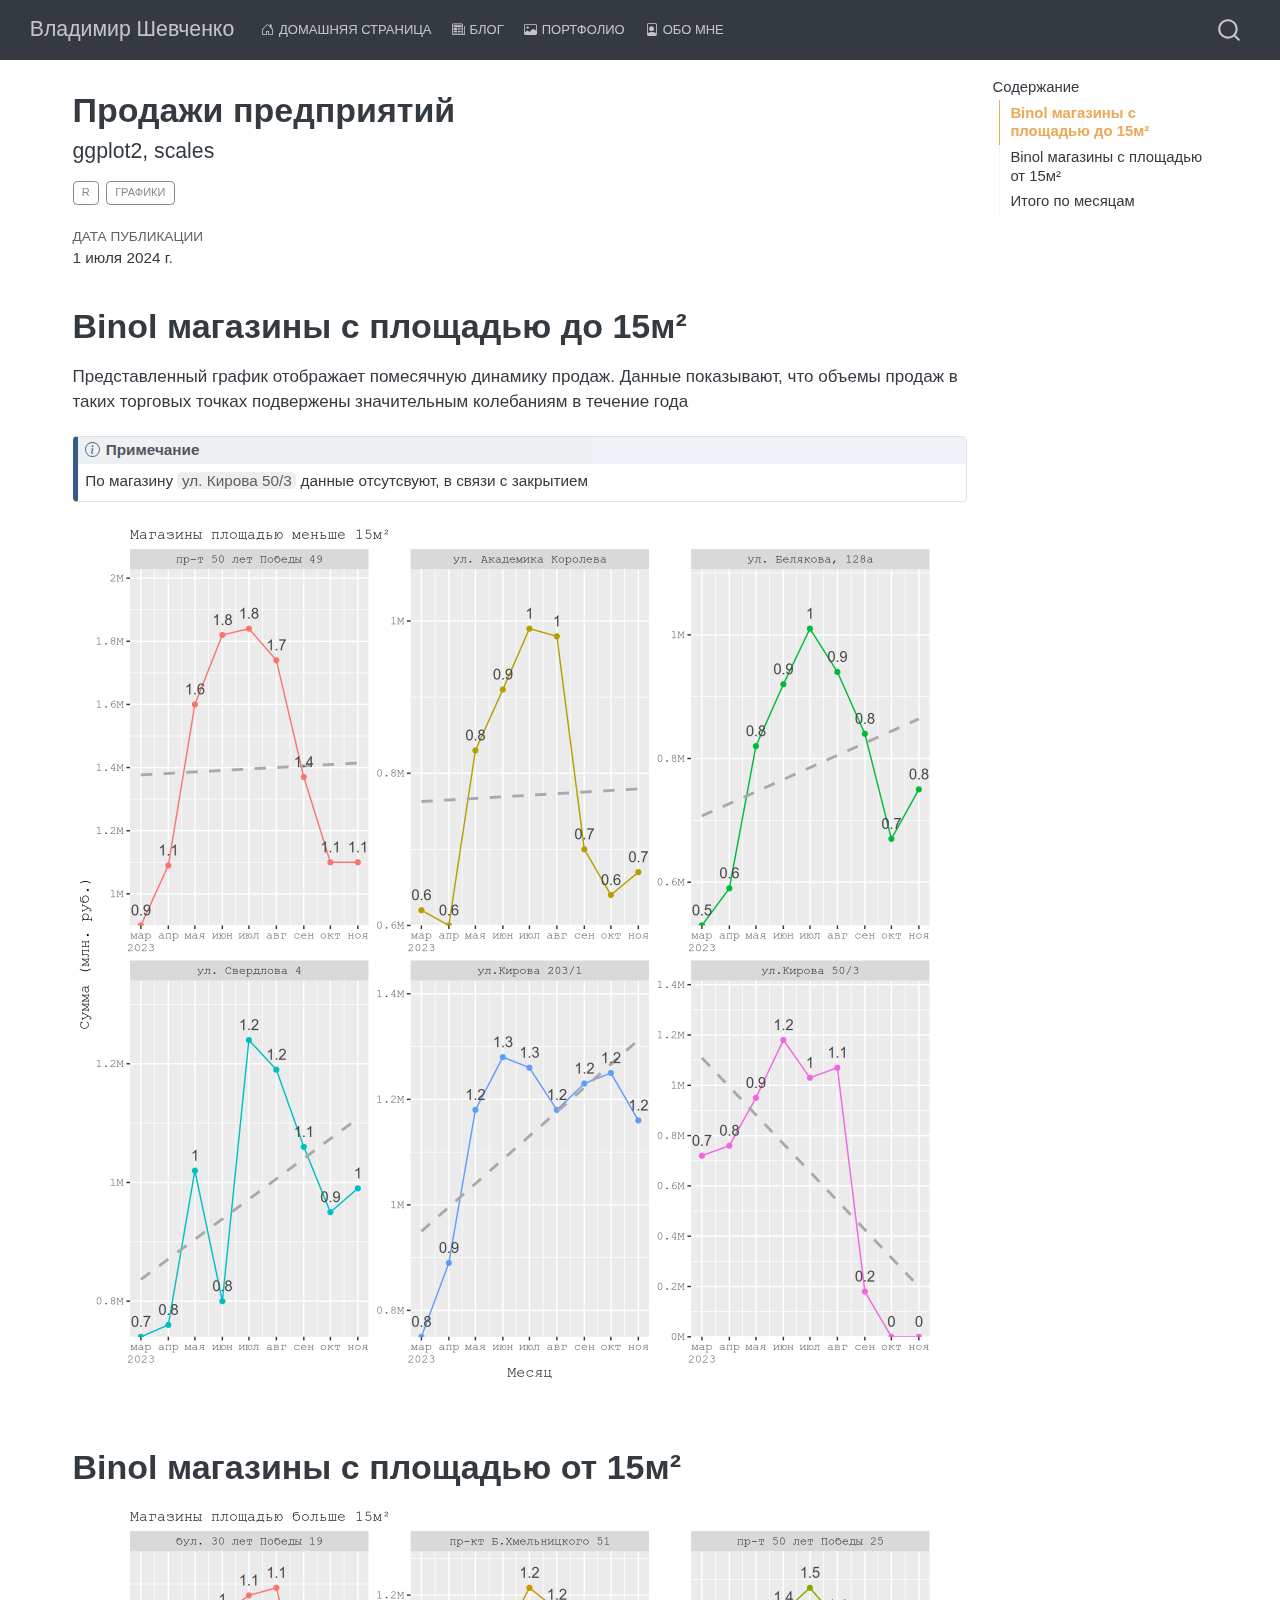
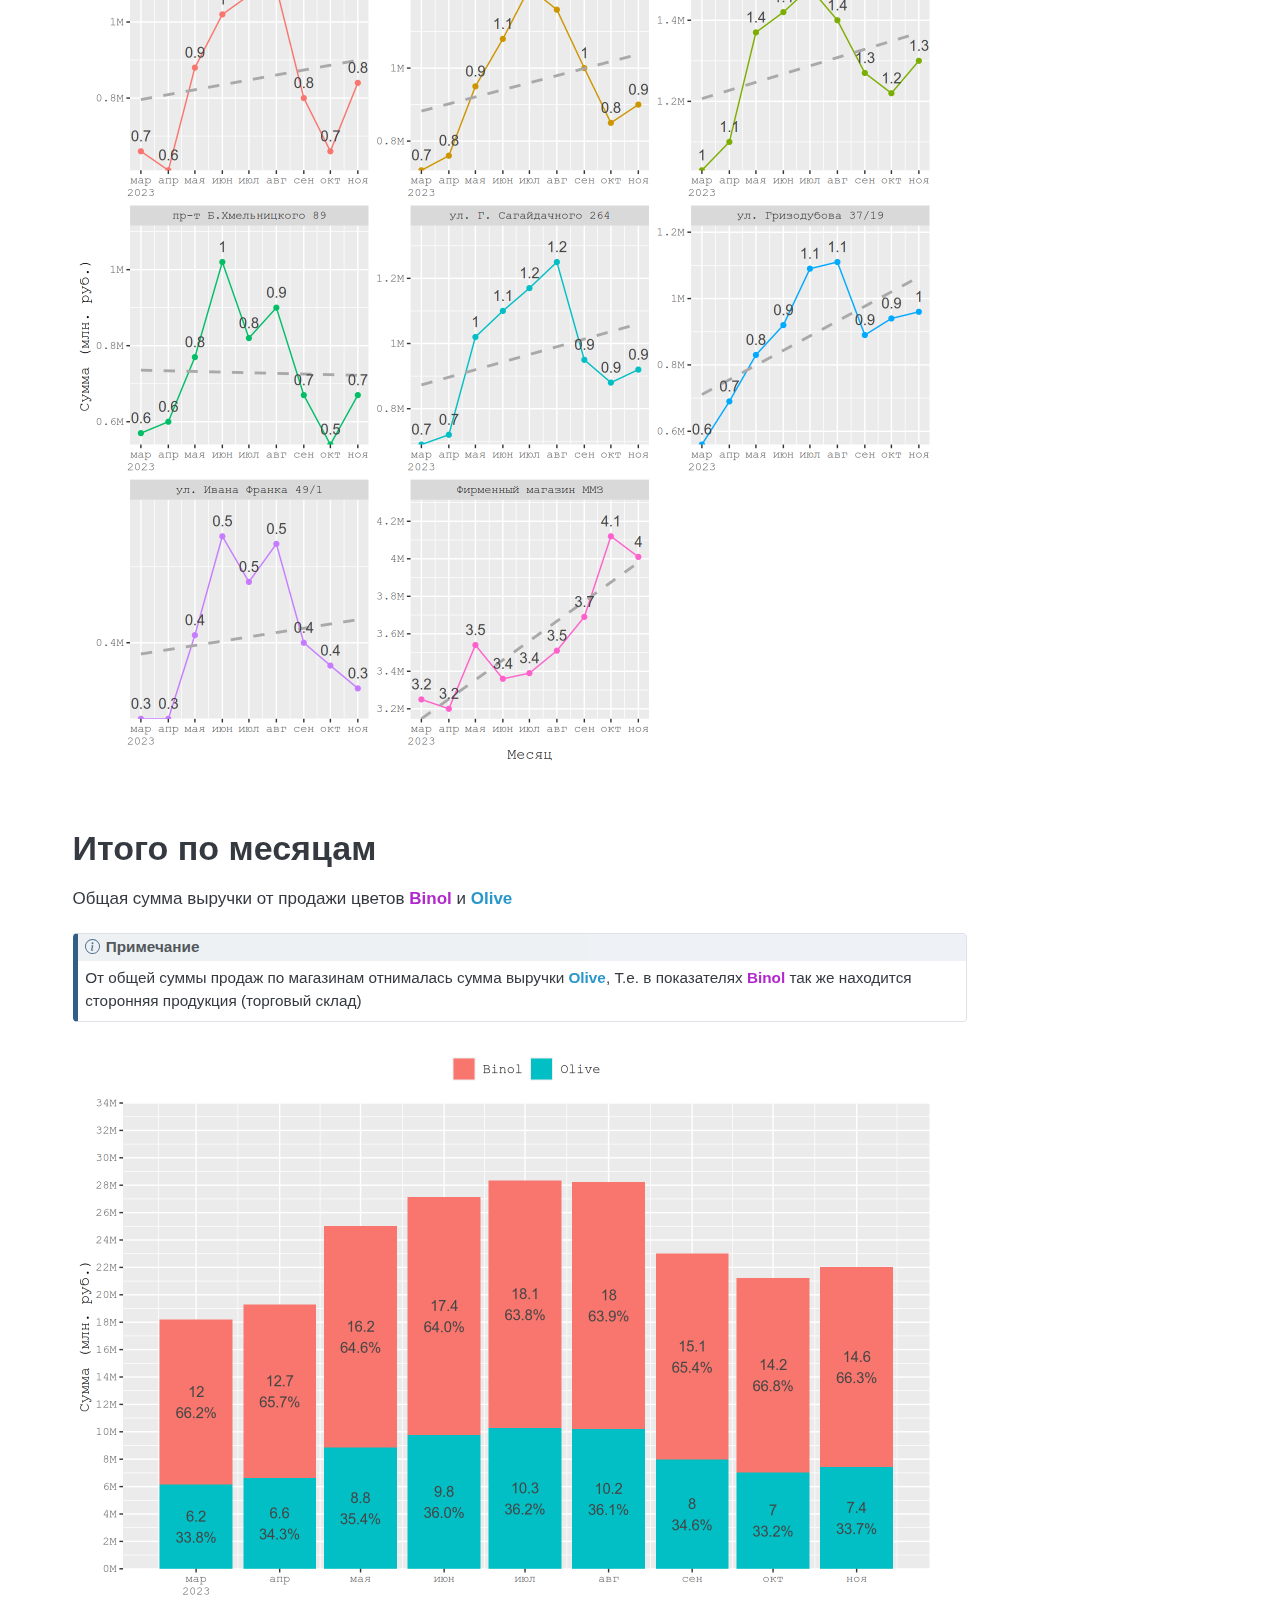
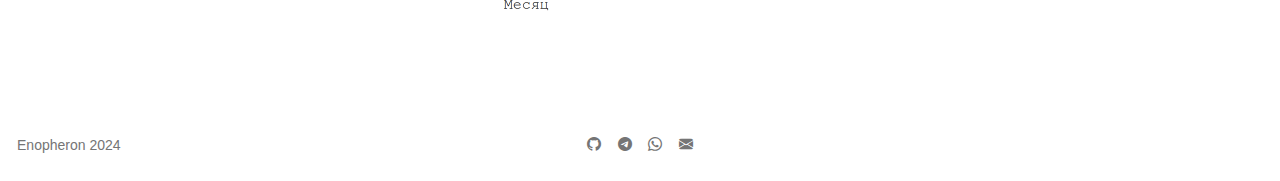
<file: content/portfolio/posts/p1.html>
<!DOCTYPE html>
<html xmlns="http://www.w3.org/1999/xhtml" lang="ru" xml:lang="ru"><head>

<meta charset="utf-8">
<meta name="generator" content="quarto-1.4.554">

<meta name="viewport" content="width=device-width, initial-scale=1.0, user-scalable=yes">


<title>Владимир Шевченко - Продажи предприятий</title>
<style>
code{white-space: pre-wrap;}
span.smallcaps{font-variant: small-caps;}
div.columns{display: flex; gap: min(4vw, 1.5em);}
div.column{flex: auto; overflow-x: auto;}
div.hanging-indent{margin-left: 1.5em; text-indent: -1.5em;}
ul.task-list{list-style: none;}
ul.task-list li input[type="checkbox"] {
  width: 0.8em;
  margin: 0 0.8em 0.2em -1em; /* quarto-specific, see https://github.com/quarto-dev/quarto-cli/issues/4556 */ 
  vertical-align: middle;
}
</style>


<script src="../../../site_libs/quarto-nav/quarto-nav.js"></script>
<script src="../../../site_libs/quarto-nav/headroom.min.js"></script>
<script src="../../../site_libs/clipboard/clipboard.min.js"></script>
<script src="../../../site_libs/quarto-search/autocomplete.umd.js"></script>
<script src="../../../site_libs/quarto-search/fuse.min.js"></script>
<script src="../../../site_libs/quarto-search/quarto-search.js"></script>
<meta name="quarto:offset" content="../../../">
<link href="../../../assets/images/icons/favicon.ico" rel="icon">
<script src="../../../site_libs/quarto-html/quarto.js"></script>
<script src="../../../site_libs/quarto-html/popper.min.js"></script>
<script src="../../../site_libs/quarto-html/tippy.umd.min.js"></script>
<script src="../../../site_libs/quarto-html/anchor.min.js"></script>
<link href="../../../site_libs/quarto-html/tippy.css" rel="stylesheet">
<link href="../../../site_libs/quarto-html/quarto-syntax-highlighting.css" rel="stylesheet" id="quarto-text-highlighting-styles">
<script src="../../../site_libs/bootstrap/bootstrap.min.js"></script>
<link href="../../../site_libs/bootstrap/bootstrap-icons.css" rel="stylesheet">
<link href="../../../site_libs/bootstrap/bootstrap.min.css" rel="stylesheet" id="quarto-bootstrap" data-mode="light">
<script id="quarto-search-options" type="application/json">{
  "location": "navbar",
  "copy-button": false,
  "collapse-after": 3,
  "panel-placement": "end",
  "type": "overlay",
  "limit": 50,
  "keyboard-shortcut": [
    "f",
    "/",
    "s"
  ],
  "show-item-context": false,
  "language": {
    "search-no-results-text": "Поиск не дал результатов",
    "search-matching-documents-text": "Результаты поиска",
    "search-copy-link-title": "Скопировать ссылку",
    "search-hide-matches-text": "Скрыть дополнительные результаты",
    "search-more-match-text": "дополнительный результат в этом документе",
    "search-more-matches-text": "дополнительных результата(-ов) в этом документе",
    "search-clear-button-title": "Очистить",
    "search-text-placeholder": "",
    "search-detached-cancel-button-title": "Отменить",
    "search-submit-button-title": "Найти",
    "search-label": "Поиск"
  }
}</script>
<style>html{ scroll-behavior: smooth; }</style>


<link rel="stylesheet" href="../../../styles.css">
</head>

<body class="nav-fixed">

<div id="quarto-search-results"></div>
  <header id="quarto-header" class="headroom fixed-top">
    <nav class="navbar navbar-expand-lg " data-bs-theme="dark">
      <div class="navbar-container container-fluid">
      <div class="navbar-brand-container mx-auto">
    <a class="navbar-brand" href="../../../index.html">
    <span class="navbar-title">Владимир Шевченко</span>
    </a>
  </div>
            <div id="quarto-search" class="" title="Поиск"></div>
          <button class="navbar-toggler" type="button" data-bs-toggle="collapse" data-bs-target="#navbarCollapse" aria-controls="navbarCollapse" aria-expanded="false" aria-label="Переключить навигацию" onclick="if (window.quartoToggleHeadroom) { window.quartoToggleHeadroom(); }">
  <span class="navbar-toggler-icon"></span>
</button>
          <div class="collapse navbar-collapse" id="navbarCollapse">
            <ul class="navbar-nav navbar-nav-scroll me-auto">
  <li class="nav-item">
    <a class="nav-link" href="../../../index.html"> <i class="bi bi-house-door" role="img">
</i> 
<span class="menu-text">Домашняя страница</span></a>
  </li>  
  <li class="nav-item">
    <a class="nav-link" href="../../../content/blog/index.html"> <i class="bi bi-newspaper" role="img">
</i> 
<span class="menu-text">Блог</span></a>
  </li>  
  <li class="nav-item">
    <a class="nav-link" href="../../../content/portfolio/index.html"> <i class="bi bi-image" role="img">
</i> 
<span class="menu-text">Портфолио</span></a>
  </li>  
  <li class="nav-item">
    <a class="nav-link" href="../../../about.html"> <i class="bi bi-file-person" role="img">
</i> 
<span class="menu-text">Обо мне</span></a>
  </li>  
</ul>
          </div> <!-- /navcollapse -->
          <div class="quarto-navbar-tools">
</div>
      </div> <!-- /container-fluid -->
    </nav>
</header>
<!-- content -->
<div id="quarto-content" class="quarto-container page-columns page-rows-contents page-layout-full page-navbar">
<!-- sidebar -->
<!-- margin-sidebar -->
    <div id="quarto-margin-sidebar" class="sidebar margin-sidebar">
        <nav id="TOC" role="doc-toc" class="toc-active">
    <h2 id="toc-title">Содержание</h2>
   
  <ul>
  <li><a href="#binol-магазины-с-площадью-до-15м²" id="toc-binol-магазины-с-площадью-до-15м²" class="nav-link active" data-scroll-target="#binol-магазины-с-площадью-до-15м²">Binol магазины с площадью до 15м²</a></li>
  <li><a href="#binol-магазины-с-площадью-от-15м²" id="toc-binol-магазины-с-площадью-от-15м²" class="nav-link" data-scroll-target="#binol-магазины-с-площадью-от-15м²">Binol магазины с площадью от 15м²</a></li>
  <li><a href="#итого-по-месяцам" id="toc-итого-по-месяцам" class="nav-link" data-scroll-target="#итого-по-месяцам">Итого по месяцам</a></li>
  </ul>
</nav>
    </div>
<!-- main -->
<main class="content column-page-left" id="quarto-document-content">

<header id="title-block-header" class="quarto-title-block default">
<div class="quarto-title">
<h1 class="title">Продажи предприятий</h1>
<p class="subtitle lead">ggplot2, scales</p>
  <div class="quarto-categories">
    <div class="quarto-category">R</div>
    <div class="quarto-category">Графики</div>
  </div>
  </div>



<div class="quarto-title-meta column-page-left">

    
    <div>
    <div class="quarto-title-meta-heading">Дата публикации</div>
    <div class="quarto-title-meta-contents">
      <p class="date">1 июля 2024 г.</p>
    </div>
  </div>
  
    
  </div>
  


</header>


<section id="binol-магазины-с-площадью-до-15м²" class="level1">
<h1>Binol магазины с площадью до 15м²</h1>
<p>Представленный график отображает помесячную динамику продаж. Данные показывают, что объемы продаж в таких торговых точках подвержены значительным колебаниям в течение года</p>
<div class="callout callout-style-default callout-note callout-titled">
<div class="callout-header d-flex align-content-center">
<div class="callout-icon-container">
<i class="callout-icon"></i>
</div>
<div class="callout-title-container flex-fill">
Примечание
</div>
</div>
<div class="callout-body-container callout-body">
<p>По магазину <strong><em>ул. Кирова 50/3</em></strong> данные отсутсвуют, в связи с закрытием</p>
</div>
</div>
<div class="cell">
<div class="cell-output-display">
<div>
<figure class="figure">
<p><img src="p1_files/figure-html/unnamed-chunk-2-1.png" class="img-fluid figure-img" width="864"></p>
</figure>
</div>
</div>
</div>
<div style="page-break-after: always;"></div>
</section>
<section id="binol-магазины-с-площадью-от-15м²" class="level1">
<h1>Binol магазины с площадью от 15м²</h1>
<div class="cell">
<div class="cell-output-display">
<div>
<figure class="figure">
<p><img src="p1_files/figure-html/unnamed-chunk-3-1.png" class="img-fluid figure-img" width="864"></p>
</figure>
</div>
</div>
</div>
<div style="page-break-after: always;"></div>
</section>
<section id="итого-по-месяцам" class="level1">
<h1>Итого по месяцам</h1>
<p>Общая сумма выручки от продажи цветов <em>Binol</em> и <strong>Olive</strong></p>
<div class="callout callout-style-default callout-note callout-titled">
<div class="callout-header d-flex align-content-center">
<div class="callout-icon-container">
<i class="callout-icon"></i>
</div>
<div class="callout-title-container flex-fill">
Примечание
</div>
</div>
<div class="callout-body-container callout-body">
<p>От общей суммы продаж по магазинам отнималась сумма выручки <strong>Olive</strong>, Т.е. в показателях <em>Binol</em> так же находится сторонняя продукция (торговый склад)</p>
</div>
</div>
<div class="cell">
<div class="cell-output-display">
<div>
<figure class="figure">
<p><img src="p1_files/figure-html/unnamed-chunk-4-1.png" class="img-fluid figure-img" width="864"></p>
</figure>
</div>
</div>
</div>


</section>

<a onclick="window.scrollTo(0, 0); return false;" role="button" id="quarto-back-to-top"><i class="bi bi-arrow-up"></i> Наверх</a></main> <!-- /main -->
<script id="quarto-html-after-body" type="application/javascript">
window.document.addEventListener("DOMContentLoaded", function (event) {
  const toggleBodyColorMode = (bsSheetEl) => {
    const mode = bsSheetEl.getAttribute("data-mode");
    const bodyEl = window.document.querySelector("body");
    if (mode === "dark") {
      bodyEl.classList.add("quarto-dark");
      bodyEl.classList.remove("quarto-light");
    } else {
      bodyEl.classList.add("quarto-light");
      bodyEl.classList.remove("quarto-dark");
    }
  }
  const toggleBodyColorPrimary = () => {
    const bsSheetEl = window.document.querySelector("link#quarto-bootstrap");
    if (bsSheetEl) {
      toggleBodyColorMode(bsSheetEl);
    }
  }
  toggleBodyColorPrimary();  
  const icon = "";
  const anchorJS = new window.AnchorJS();
  anchorJS.options = {
    placement: 'right',
    icon: icon
  };
  anchorJS.add('.anchored');
  const isCodeAnnotation = (el) => {
    for (const clz of el.classList) {
      if (clz.startsWith('code-annotation-')) {                     
        return true;
      }
    }
    return false;
  }
  const clipboard = new window.ClipboardJS('.code-copy-button', {
    text: function(trigger) {
      const codeEl = trigger.previousElementSibling.cloneNode(true);
      for (const childEl of codeEl.children) {
        if (isCodeAnnotation(childEl)) {
          childEl.remove();
        }
      }
      return codeEl.innerText;
    }
  });
  clipboard.on('success', function(e) {
    // button target
    const button = e.trigger;
    // don't keep focus
    button.blur();
    // flash "checked"
    button.classList.add('code-copy-button-checked');
    var currentTitle = button.getAttribute("title");
    button.setAttribute("title", "Скопировано");
    let tooltip;
    if (window.bootstrap) {
      button.setAttribute("data-bs-toggle", "tooltip");
      button.setAttribute("data-bs-placement", "left");
      button.setAttribute("data-bs-title", "Скопировано");
      tooltip = new bootstrap.Tooltip(button, 
        { trigger: "manual", 
          customClass: "code-copy-button-tooltip",
          offset: [0, -8]});
      tooltip.show();    
    }
    setTimeout(function() {
      if (tooltip) {
        tooltip.hide();
        button.removeAttribute("data-bs-title");
        button.removeAttribute("data-bs-toggle");
        button.removeAttribute("data-bs-placement");
      }
      button.setAttribute("title", currentTitle);
      button.classList.remove('code-copy-button-checked');
    }, 1000);
    // clear code selection
    e.clearSelection();
  });
    var localhostRegex = new RegExp(/^(?:http|https):\/\/localhost\:?[0-9]*\//);
    var mailtoRegex = new RegExp(/^mailto:/);
      var filterRegex = new RegExp('/' + window.location.host + '/');
    var isInternal = (href) => {
        return filterRegex.test(href) || localhostRegex.test(href) || mailtoRegex.test(href);
    }
    // Inspect non-navigation links and adorn them if external
 	var links = window.document.querySelectorAll('a[href]:not(.nav-link):not(.navbar-brand):not(.toc-action):not(.sidebar-link):not(.sidebar-item-toggle):not(.pagination-link):not(.no-external):not([aria-hidden]):not(.dropdown-item):not(.quarto-navigation-tool)');
    for (var i=0; i<links.length; i++) {
      const link = links[i];
      if (!isInternal(link.href)) {
        // undo the damage that might have been done by quarto-nav.js in the case of
        // links that we want to consider external
        if (link.dataset.originalHref !== undefined) {
          link.href = link.dataset.originalHref;
        }
      }
    }
  function tippyHover(el, contentFn, onTriggerFn, onUntriggerFn) {
    const config = {
      allowHTML: true,
      maxWidth: 500,
      delay: 100,
      arrow: false,
      appendTo: function(el) {
          return el.parentElement;
      },
      interactive: true,
      interactiveBorder: 10,
      theme: 'quarto',
      placement: 'bottom-start',
    };
    if (contentFn) {
      config.content = contentFn;
    }
    if (onTriggerFn) {
      config.onTrigger = onTriggerFn;
    }
    if (onUntriggerFn) {
      config.onUntrigger = onUntriggerFn;
    }
    window.tippy(el, config); 
  }
  const noterefs = window.document.querySelectorAll('a[role="doc-noteref"]');
  for (var i=0; i<noterefs.length; i++) {
    const ref = noterefs[i];
    tippyHover(ref, function() {
      // use id or data attribute instead here
      let href = ref.getAttribute('data-footnote-href') || ref.getAttribute('href');
      try { href = new URL(href).hash; } catch {}
      const id = href.replace(/^#\/?/, "");
      const note = window.document.getElementById(id);
      if (note) {
        return note.innerHTML;
      } else {
        return "";
      }
    });
  }
  const xrefs = window.document.querySelectorAll('a.quarto-xref');
  const processXRef = (id, note) => {
    // Strip column container classes
    const stripColumnClz = (el) => {
      el.classList.remove("page-full", "page-columns");
      if (el.children) {
        for (const child of el.children) {
          stripColumnClz(child);
        }
      }
    }
    stripColumnClz(note)
    if (id === null || id.startsWith('sec-')) {
      // Special case sections, only their first couple elements
      const container = document.createElement("div");
      if (note.children && note.children.length > 2) {
        container.appendChild(note.children[0].cloneNode(true));
        for (let i = 1; i < note.children.length; i++) {
          const child = note.children[i];
          if (child.tagName === "P" && child.innerText === "") {
            continue;
          } else {
            container.appendChild(child.cloneNode(true));
            break;
          }
        }
        if (window.Quarto?.typesetMath) {
          window.Quarto.typesetMath(container);
        }
        return container.innerHTML
      } else {
        if (window.Quarto?.typesetMath) {
          window.Quarto.typesetMath(note);
        }
        return note.innerHTML;
      }
    } else {
      // Remove any anchor links if they are present
      const anchorLink = note.querySelector('a.anchorjs-link');
      if (anchorLink) {
        anchorLink.remove();
      }
      if (window.Quarto?.typesetMath) {
        window.Quarto.typesetMath(note);
      }
      // TODO in 1.5, we should make sure this works without a callout special case
      if (note.classList.contains("callout")) {
        return note.outerHTML;
      } else {
        return note.innerHTML;
      }
    }
  }
  for (var i=0; i<xrefs.length; i++) {
    const xref = xrefs[i];
    tippyHover(xref, undefined, function(instance) {
      instance.disable();
      let url = xref.getAttribute('href');
      let hash = undefined; 
      if (url.startsWith('#')) {
        hash = url;
      } else {
        try { hash = new URL(url).hash; } catch {}
      }
      if (hash) {
        const id = hash.replace(/^#\/?/, "");
        const note = window.document.getElementById(id);
        if (note !== null) {
          try {
            const html = processXRef(id, note.cloneNode(true));
            instance.setContent(html);
          } finally {
            instance.enable();
            instance.show();
          }
        } else {
          // See if we can fetch this
          fetch(url.split('#')[0])
          .then(res => res.text())
          .then(html => {
            const parser = new DOMParser();
            const htmlDoc = parser.parseFromString(html, "text/html");
            const note = htmlDoc.getElementById(id);
            if (note !== null) {
              const html = processXRef(id, note);
              instance.setContent(html);
            } 
          }).finally(() => {
            instance.enable();
            instance.show();
          });
        }
      } else {
        // See if we can fetch a full url (with no hash to target)
        // This is a special case and we should probably do some content thinning / targeting
        fetch(url)
        .then(res => res.text())
        .then(html => {
          const parser = new DOMParser();
          const htmlDoc = parser.parseFromString(html, "text/html");
          const note = htmlDoc.querySelector('main.content');
          if (note !== null) {
            // This should only happen for chapter cross references
            // (since there is no id in the URL)
            // remove the first header
            if (note.children.length > 0 && note.children[0].tagName === "HEADER") {
              note.children[0].remove();
            }
            const html = processXRef(null, note);
            instance.setContent(html);
          } 
        }).finally(() => {
          instance.enable();
          instance.show();
        });
      }
    }, function(instance) {
    });
  }
      let selectedAnnoteEl;
      const selectorForAnnotation = ( cell, annotation) => {
        let cellAttr = 'data-code-cell="' + cell + '"';
        let lineAttr = 'data-code-annotation="' +  annotation + '"';
        const selector = 'span[' + cellAttr + '][' + lineAttr + ']';
        return selector;
      }
      const selectCodeLines = (annoteEl) => {
        const doc = window.document;
        const targetCell = annoteEl.getAttribute("data-target-cell");
        const targetAnnotation = annoteEl.getAttribute("data-target-annotation");
        const annoteSpan = window.document.querySelector(selectorForAnnotation(targetCell, targetAnnotation));
        const lines = annoteSpan.getAttribute("data-code-lines").split(",");
        const lineIds = lines.map((line) => {
          return targetCell + "-" + line;
        })
        let top = null;
        let height = null;
        let parent = null;
        if (lineIds.length > 0) {
            //compute the position of the single el (top and bottom and make a div)
            const el = window.document.getElementById(lineIds[0]);
            top = el.offsetTop;
            height = el.offsetHeight;
            parent = el.parentElement.parentElement;
          if (lineIds.length > 1) {
            const lastEl = window.document.getElementById(lineIds[lineIds.length - 1]);
            const bottom = lastEl.offsetTop + lastEl.offsetHeight;
            height = bottom - top;
          }
          if (top !== null && height !== null && parent !== null) {
            // cook up a div (if necessary) and position it 
            let div = window.document.getElementById("code-annotation-line-highlight");
            if (div === null) {
              div = window.document.createElement("div");
              div.setAttribute("id", "code-annotation-line-highlight");
              div.style.position = 'absolute';
              parent.appendChild(div);
            }
            div.style.top = top - 2 + "px";
            div.style.height = height + 4 + "px";
            div.style.left = 0;
            let gutterDiv = window.document.getElementById("code-annotation-line-highlight-gutter");
            if (gutterDiv === null) {
              gutterDiv = window.document.createElement("div");
              gutterDiv.setAttribute("id", "code-annotation-line-highlight-gutter");
              gutterDiv.style.position = 'absolute';
              const codeCell = window.document.getElementById(targetCell);
              const gutter = codeCell.querySelector('.code-annotation-gutter');
              gutter.appendChild(gutterDiv);
            }
            gutterDiv.style.top = top - 2 + "px";
            gutterDiv.style.height = height + 4 + "px";
          }
          selectedAnnoteEl = annoteEl;
        }
      };
      const unselectCodeLines = () => {
        const elementsIds = ["code-annotation-line-highlight", "code-annotation-line-highlight-gutter"];
        elementsIds.forEach((elId) => {
          const div = window.document.getElementById(elId);
          if (div) {
            div.remove();
          }
        });
        selectedAnnoteEl = undefined;
      };
        // Handle positioning of the toggle
    window.addEventListener(
      "resize",
      throttle(() => {
        elRect = undefined;
        if (selectedAnnoteEl) {
          selectCodeLines(selectedAnnoteEl);
        }
      }, 10)
    );
    function throttle(fn, ms) {
    let throttle = false;
    let timer;
      return (...args) => {
        if(!throttle) { // first call gets through
            fn.apply(this, args);
            throttle = true;
        } else { // all the others get throttled
            if(timer) clearTimeout(timer); // cancel #2
            timer = setTimeout(() => {
              fn.apply(this, args);
              timer = throttle = false;
            }, ms);
        }
      };
    }
      // Attach click handler to the DT
      const annoteDls = window.document.querySelectorAll('dt[data-target-cell]');
      for (const annoteDlNode of annoteDls) {
        annoteDlNode.addEventListener('click', (event) => {
          const clickedEl = event.target;
          if (clickedEl !== selectedAnnoteEl) {
            unselectCodeLines();
            const activeEl = window.document.querySelector('dt[data-target-cell].code-annotation-active');
            if (activeEl) {
              activeEl.classList.remove('code-annotation-active');
            }
            selectCodeLines(clickedEl);
            clickedEl.classList.add('code-annotation-active');
          } else {
            // Unselect the line
            unselectCodeLines();
            clickedEl.classList.remove('code-annotation-active');
          }
        });
      }
  const findCites = (el) => {
    const parentEl = el.parentElement;
    if (parentEl) {
      const cites = parentEl.dataset.cites;
      if (cites) {
        return {
          el,
          cites: cites.split(' ')
        };
      } else {
        return findCites(el.parentElement)
      }
    } else {
      return undefined;
    }
  };
  var bibliorefs = window.document.querySelectorAll('a[role="doc-biblioref"]');
  for (var i=0; i<bibliorefs.length; i++) {
    const ref = bibliorefs[i];
    const citeInfo = findCites(ref);
    if (citeInfo) {
      tippyHover(citeInfo.el, function() {
        var popup = window.document.createElement('div');
        citeInfo.cites.forEach(function(cite) {
          var citeDiv = window.document.createElement('div');
          citeDiv.classList.add('hanging-indent');
          citeDiv.classList.add('csl-entry');
          var biblioDiv = window.document.getElementById('ref-' + cite);
          if (biblioDiv) {
            citeDiv.innerHTML = biblioDiv.innerHTML;
          }
          popup.appendChild(citeDiv);
        });
        return popup.innerHTML;
      });
    }
  }
});
</script>
</div> <!-- /content -->
<footer class="footer">
  <div class="nav-footer">
    <div class="nav-footer-left">
<p>Enopheron 2024</p>
</div>   
    <div class="nav-footer-center">
      <ul class="footer-items list-unstyled">
    <li class="nav-item compact">
    <a class="nav-link" href="https://github.com/Enopheron">
      <i class="bi bi-github" role="img">
</i> 
    </a>
  </li>  
    <li class="nav-item compact">
    <a class="nav-link" href="https://t.me/Enopheron">
      <i class="bi bi-telegram" role="img">
</i> 
    </a>
  </li>  
    <li class="nav-item compact">
    <a class="nav-link" href="https://wa.me/qr/32H5IS4TCN4SD1">
      <i class="bi bi-whatsapp" role="img">
</i> 
    </a>
  </li>  
    <li class="nav-item compact">
    <a class="nav-link" href="mailto:Владимир_Владимирович+enopheron@yandex.ru">
      <i class="bi bi-envelope-fill" role="img">
</i> 
    </a>
  </li>  
</ul>
    </div>
    <div class="nav-footer-right">
      &nbsp;
    </div>
  </div>
</footer>




<script src="../../../site_libs/quarto-html/zenscroll-min.js"></script>
</body></html>
</file>
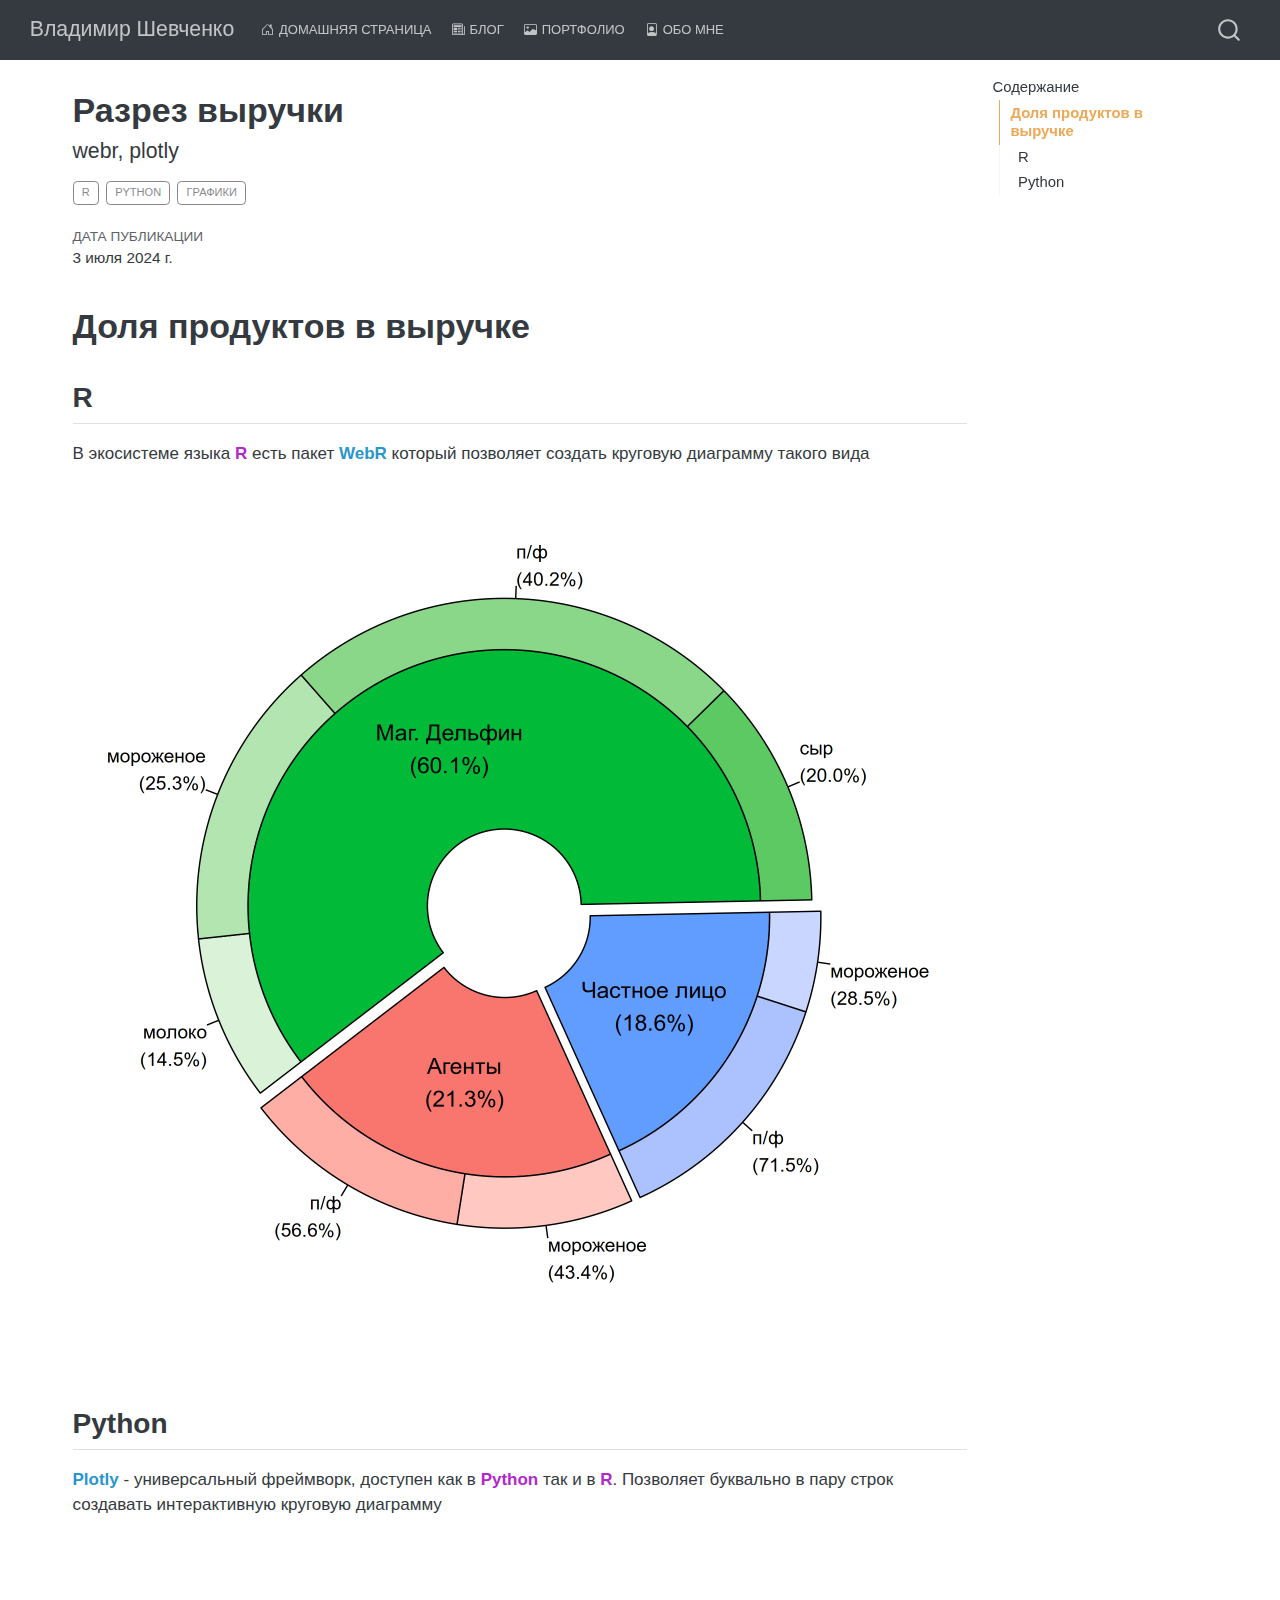
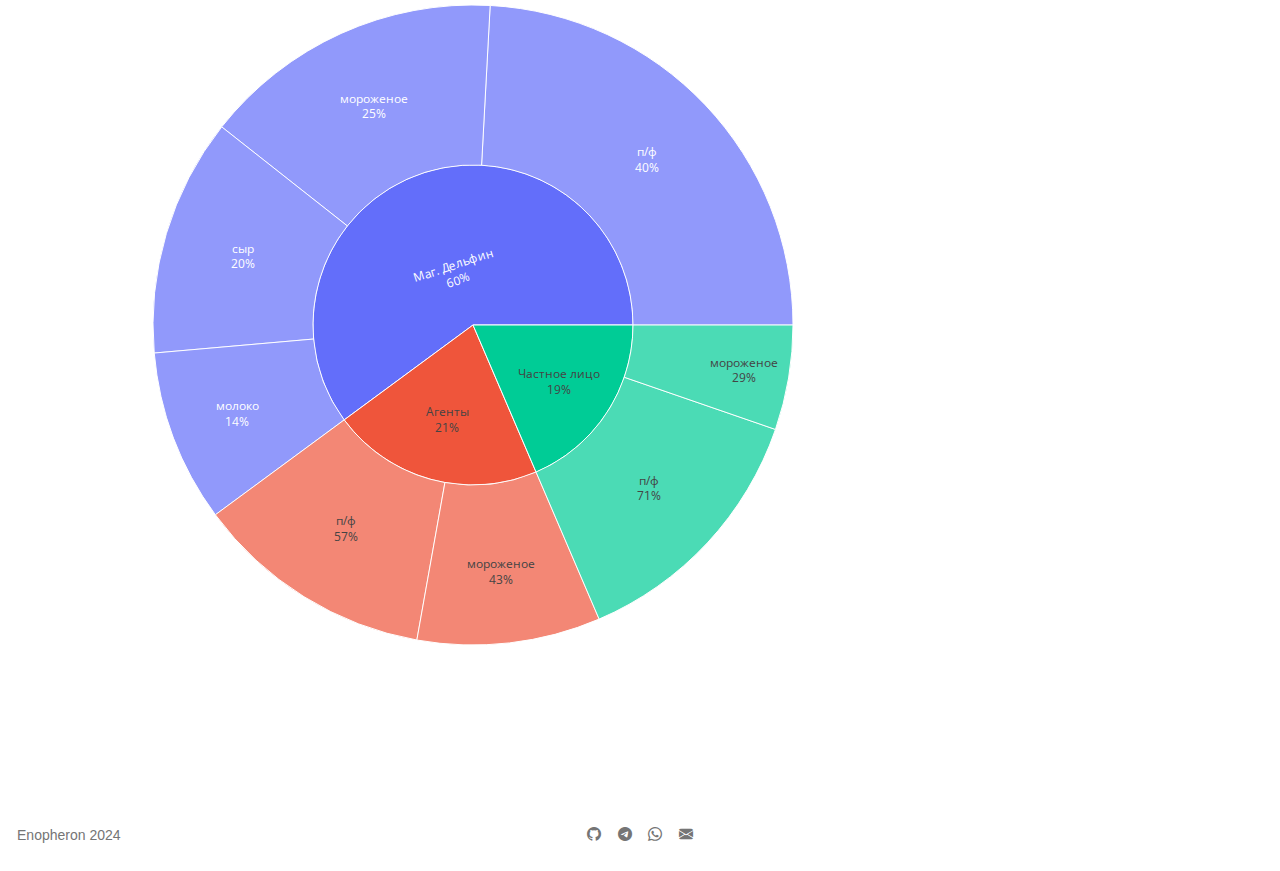
<file: content/portfolio/posts/p2.html>
<!DOCTYPE html>
<html xmlns="http://www.w3.org/1999/xhtml" lang="ru" xml:lang="ru"><head>

<meta charset="utf-8">
<meta name="generator" content="quarto-1.4.554">

<meta name="viewport" content="width=device-width, initial-scale=1.0, user-scalable=yes">


<title>Владимир Шевченко - Разрез выручки</title>
<style>
code{white-space: pre-wrap;}
span.smallcaps{font-variant: small-caps;}
div.columns{display: flex; gap: min(4vw, 1.5em);}
div.column{flex: auto; overflow-x: auto;}
div.hanging-indent{margin-left: 1.5em; text-indent: -1.5em;}
ul.task-list{list-style: none;}
ul.task-list li input[type="checkbox"] {
  width: 0.8em;
  margin: 0 0.8em 0.2em -1em; /* quarto-specific, see https://github.com/quarto-dev/quarto-cli/issues/4556 */ 
  vertical-align: middle;
}
</style>


<script src="../../../site_libs/quarto-nav/quarto-nav.js"></script>
<script src="../../../site_libs/quarto-nav/headroom.min.js"></script>
<script src="../../../site_libs/clipboard/clipboard.min.js"></script>
<script src="../../../site_libs/quarto-search/autocomplete.umd.js"></script>
<script src="../../../site_libs/quarto-search/fuse.min.js"></script>
<script src="../../../site_libs/quarto-search/quarto-search.js"></script>
<meta name="quarto:offset" content="../../../">
<link href="../../../assets/images/icons/favicon.ico" rel="icon">
<script src="../../../site_libs/quarto-html/quarto.js"></script>
<script src="../../../site_libs/quarto-html/popper.min.js"></script>
<script src="../../../site_libs/quarto-html/tippy.umd.min.js"></script>
<script src="../../../site_libs/quarto-html/anchor.min.js"></script>
<link href="../../../site_libs/quarto-html/tippy.css" rel="stylesheet">
<link href="../../../site_libs/quarto-html/quarto-syntax-highlighting.css" rel="stylesheet" id="quarto-text-highlighting-styles">
<script src="../../../site_libs/bootstrap/bootstrap.min.js"></script>
<link href="../../../site_libs/bootstrap/bootstrap-icons.css" rel="stylesheet">
<link href="../../../site_libs/bootstrap/bootstrap.min.css" rel="stylesheet" id="quarto-bootstrap" data-mode="light">
<script id="quarto-search-options" type="application/json">{
  "location": "navbar",
  "copy-button": false,
  "collapse-after": 3,
  "panel-placement": "end",
  "type": "overlay",
  "limit": 50,
  "keyboard-shortcut": [
    "f",
    "/",
    "s"
  ],
  "show-item-context": false,
  "language": {
    "search-no-results-text": "Поиск не дал результатов",
    "search-matching-documents-text": "Результаты поиска",
    "search-copy-link-title": "Скопировать ссылку",
    "search-hide-matches-text": "Скрыть дополнительные результаты",
    "search-more-match-text": "дополнительный результат в этом документе",
    "search-more-matches-text": "дополнительных результата(-ов) в этом документе",
    "search-clear-button-title": "Очистить",
    "search-text-placeholder": "",
    "search-detached-cancel-button-title": "Отменить",
    "search-submit-button-title": "Найти",
    "search-label": "Поиск"
  }
}</script>
<style>html{ scroll-behavior: smooth; }</style>


<link rel="stylesheet" href="../../../styles.css">
</head>

<body class="nav-fixed">

<div id="quarto-search-results"></div>
  <header id="quarto-header" class="headroom fixed-top">
    <nav class="navbar navbar-expand-lg " data-bs-theme="dark">
      <div class="navbar-container container-fluid">
      <div class="navbar-brand-container mx-auto">
    <a class="navbar-brand" href="../../../index.html">
    <span class="navbar-title">Владимир Шевченко</span>
    </a>
  </div>
            <div id="quarto-search" class="" title="Поиск"></div>
          <button class="navbar-toggler" type="button" data-bs-toggle="collapse" data-bs-target="#navbarCollapse" aria-controls="navbarCollapse" aria-expanded="false" aria-label="Переключить навигацию" onclick="if (window.quartoToggleHeadroom) { window.quartoToggleHeadroom(); }">
  <span class="navbar-toggler-icon"></span>
</button>
          <div class="collapse navbar-collapse" id="navbarCollapse">
            <ul class="navbar-nav navbar-nav-scroll me-auto">
  <li class="nav-item">
    <a class="nav-link" href="../../../index.html"> <i class="bi bi-house-door" role="img">
</i> 
<span class="menu-text">Домашняя страница</span></a>
  </li>  
  <li class="nav-item">
    <a class="nav-link" href="../../../content/blog/index.html"> <i class="bi bi-newspaper" role="img">
</i> 
<span class="menu-text">Блог</span></a>
  </li>  
  <li class="nav-item">
    <a class="nav-link" href="../../../content/portfolio/index.html"> <i class="bi bi-image" role="img">
</i> 
<span class="menu-text">Портфолио</span></a>
  </li>  
  <li class="nav-item">
    <a class="nav-link" href="../../../about.html"> <i class="bi bi-file-person" role="img">
</i> 
<span class="menu-text">Обо мне</span></a>
  </li>  
</ul>
          </div> <!-- /navcollapse -->
          <div class="quarto-navbar-tools">
</div>
      </div> <!-- /container-fluid -->
    </nav>
</header>
<!-- content -->
<div id="quarto-content" class="quarto-container page-columns page-rows-contents page-layout-full page-navbar">
<!-- sidebar -->
<!-- margin-sidebar -->
    <div id="quarto-margin-sidebar" class="sidebar margin-sidebar">
        <nav id="TOC" role="doc-toc" class="toc-active">
    <h2 id="toc-title">Содержание</h2>
   
  <ul>
  <li><a href="#доля-продуктов-в-выручке" id="toc-доля-продуктов-в-выручке" class="nav-link active" data-scroll-target="#доля-продуктов-в-выручке">Доля продуктов в выручке</a>
  <ul>
  <li><a href="#r" id="toc-r" class="nav-link" data-scroll-target="#r">R</a></li>
  <li><a href="#python" id="toc-python" class="nav-link" data-scroll-target="#python">Python</a></li>
  </ul></li>
  </ul>
</nav>
    </div>
<!-- main -->
<main class="content column-page-left" id="quarto-document-content">

<header id="title-block-header" class="quarto-title-block default">
<div class="quarto-title">
<h1 class="title">Разрез выручки</h1>
<p class="subtitle lead">webr, plotly</p>
  <div class="quarto-categories">
    <div class="quarto-category">R</div>
    <div class="quarto-category">Python</div>
    <div class="quarto-category">Графики</div>
  </div>
  </div>



<div class="quarto-title-meta column-page-left">

    
    <div>
    <div class="quarto-title-meta-heading">Дата публикации</div>
    <div class="quarto-title-meta-contents">
      <p class="date">3 июля 2024 г.</p>
    </div>
  </div>
  
    
  </div>
  


</header>


<section id="доля-продуктов-в-выручке" class="level1">
<h1>Доля продуктов в выручке</h1>
<section id="r" class="level2">
<h2 class="anchored" data-anchor-id="r">R</h2>
<p>В экосистеме языка <em>R</em> есть пакет <strong>WebR</strong> который позволяет создать круговую диаграмму такого вида</p>
<div class="cell">
<div class="cell-output-display">
<div>
<figure class="figure">
<p><img src="p2_files/figure-html/unnamed-chunk-2-1.png" class="img-fluid figure-img" width="864"></p>
</figure>
</div>
</div>
</div>
</section>
<section id="python" class="level2">
<h2 class="anchored" data-anchor-id="python">Python</h2>
<p><strong>Plotly</strong> - универсальный фреймворк, доступен как в <em>Python</em> так и в <em>R</em>. Позволяет буквально в пару строк создавать интерактивную круговую диаграмму</p>
<div class="cell">
<div class="cell-output-display">
<div>                        <script type="text/javascript">window.PlotlyConfig = {MathJaxConfig: 'local'};</script>
        <script charset="utf-8" src="https://cdn.plot.ly/plotly-2.32.0.min.js"></script>                <div id="99920a4a-168c-4546-b70e-3959cef96640" class="plotly-graph-div" style="height:800px; width:800px;"></div>            <script type="text/javascript">                                    window.PLOTLYENV=window.PLOTLYENV || {};                                    if (document.getElementById("99920a4a-168c-4546-b70e-3959cef96640")) {                    Plotly.newPlot(                        "99920a4a-168c-4546-b70e-3959cef96640",                        [{"branchvalues":"total","domain":{"x":[0.0,1.0],"y":[0.0,1.0]},"hovertemplate":"labels=%{label}\u003cbr\u003eSUM=%{value}\u003cbr\u003eparent=%{parent}\u003cbr\u003eid=%{id}\u003cextra\u003e\u003c\u002fextra\u003e","ids":["\u041c\u0430\u0433. \u0414\u0435\u043b\u044c\u0444\u0438\u043d\u002f\u043c\u043e\u043b\u043e\u043a\u043e","\u0410\u0433\u0435\u043d\u0442\u044b\u002f\u043c\u043e\u0440\u043e\u0436\u0435\u043d\u043e\u0435","\u041c\u0430\u0433. \u0414\u0435\u043b\u044c\u0444\u0438\u043d\u002f\u043c\u043e\u0440\u043e\u0436\u0435\u043d\u043e\u0435","\u0427\u0430\u0441\u0442\u043d\u043e\u0435 \u043b\u0438\u0446\u043e\u002f\u043c\u043e\u0440\u043e\u0436\u0435\u043d\u043e\u0435","\u0410\u0433\u0435\u043d\u0442\u044b\u002f\u043f\u002f\u0444","\u041c\u0430\u0433. \u0414\u0435\u043b\u044c\u0444\u0438\u043d\u002f\u043f\u002f\u0444","\u0427\u0430\u0441\u0442\u043d\u043e\u0435 \u043b\u0438\u0446\u043e\u002f\u043f\u002f\u0444","\u041c\u0430\u0433. \u0414\u0435\u043b\u044c\u0444\u0438\u043d\u002f\u0441\u044b\u0440","\u0410\u0433\u0435\u043d\u0442\u044b","\u041c\u0430\u0433. \u0414\u0435\u043b\u044c\u0444\u0438\u043d","\u0427\u0430\u0441\u0442\u043d\u043e\u0435 \u043b\u0438\u0446\u043e"],"labels":["\u043c\u043e\u043b\u043e\u043a\u043e","\u043c\u043e\u0440\u043e\u0436\u0435\u043d\u043e\u0435","\u043c\u043e\u0440\u043e\u0436\u0435\u043d\u043e\u0435","\u043c\u043e\u0440\u043e\u0436\u0435\u043d\u043e\u0435","\u043f\u002f\u0444","\u043f\u002f\u0444","\u043f\u002f\u0444","\u0441\u044b\u0440","\u0410\u0433\u0435\u043d\u0442\u044b","\u041c\u0430\u0433. \u0414\u0435\u043b\u044c\u0444\u0438\u043d","\u0427\u0430\u0441\u0442\u043d\u043e\u0435 \u043b\u0438\u0446\u043e"],"name":"","parents":["\u041c\u0430\u0433. \u0414\u0435\u043b\u044c\u0444\u0438\u043d","\u0410\u0433\u0435\u043d\u0442\u044b","\u041c\u0430\u0433. \u0414\u0435\u043b\u044c\u0444\u0438\u043d","\u0427\u0430\u0441\u0442\u043d\u043e\u0435 \u043b\u0438\u0446\u043e","\u0410\u0433\u0435\u043d\u0442\u044b","\u041c\u0430\u0433. \u0414\u0435\u043b\u044c\u0444\u0438\u043d","\u0427\u0430\u0441\u0442\u043d\u043e\u0435 \u043b\u0438\u0446\u043e","\u041c\u0430\u0433. \u0414\u0435\u043b\u044c\u0444\u0438\u043d","","",""],"values":[506688.0,538542.0,886169.0,308006.0,703420.0,1405016.0,771589.0,699609.0,1241962.0,3497482.0,1079595.0],"type":"sunburst","textinfo":"label+percent parent"}],                        {"template":{"data":{"histogram2dcontour":[{"type":"histogram2dcontour","colorbar":{"outlinewidth":0,"ticks":""},"colorscale":[[0.0,"#0d0887"],[0.1111111111111111,"#46039f"],[0.2222222222222222,"#7201a8"],[0.3333333333333333,"#9c179e"],[0.4444444444444444,"#bd3786"],[0.5555555555555556,"#d8576b"],[0.6666666666666666,"#ed7953"],[0.7777777777777778,"#fb9f3a"],[0.8888888888888888,"#fdca26"],[1.0,"#f0f921"]]}],"choropleth":[{"type":"choropleth","colorbar":{"outlinewidth":0,"ticks":""}}],"histogram2d":[{"type":"histogram2d","colorbar":{"outlinewidth":0,"ticks":""},"colorscale":[[0.0,"#0d0887"],[0.1111111111111111,"#46039f"],[0.2222222222222222,"#7201a8"],[0.3333333333333333,"#9c179e"],[0.4444444444444444,"#bd3786"],[0.5555555555555556,"#d8576b"],[0.6666666666666666,"#ed7953"],[0.7777777777777778,"#fb9f3a"],[0.8888888888888888,"#fdca26"],[1.0,"#f0f921"]]}],"heatmap":[{"type":"heatmap","colorbar":{"outlinewidth":0,"ticks":""},"colorscale":[[0.0,"#0d0887"],[0.1111111111111111,"#46039f"],[0.2222222222222222,"#7201a8"],[0.3333333333333333,"#9c179e"],[0.4444444444444444,"#bd3786"],[0.5555555555555556,"#d8576b"],[0.6666666666666666,"#ed7953"],[0.7777777777777778,"#fb9f3a"],[0.8888888888888888,"#fdca26"],[1.0,"#f0f921"]]}],"heatmapgl":[{"type":"heatmapgl","colorbar":{"outlinewidth":0,"ticks":""},"colorscale":[[0.0,"#0d0887"],[0.1111111111111111,"#46039f"],[0.2222222222222222,"#7201a8"],[0.3333333333333333,"#9c179e"],[0.4444444444444444,"#bd3786"],[0.5555555555555556,"#d8576b"],[0.6666666666666666,"#ed7953"],[0.7777777777777778,"#fb9f3a"],[0.8888888888888888,"#fdca26"],[1.0,"#f0f921"]]}],"contourcarpet":[{"type":"contourcarpet","colorbar":{"outlinewidth":0,"ticks":""}}],"contour":[{"type":"contour","colorbar":{"outlinewidth":0,"ticks":""},"colorscale":[[0.0,"#0d0887"],[0.1111111111111111,"#46039f"],[0.2222222222222222,"#7201a8"],[0.3333333333333333,"#9c179e"],[0.4444444444444444,"#bd3786"],[0.5555555555555556,"#d8576b"],[0.6666666666666666,"#ed7953"],[0.7777777777777778,"#fb9f3a"],[0.8888888888888888,"#fdca26"],[1.0,"#f0f921"]]}],"surface":[{"type":"surface","colorbar":{"outlinewidth":0,"ticks":""},"colorscale":[[0.0,"#0d0887"],[0.1111111111111111,"#46039f"],[0.2222222222222222,"#7201a8"],[0.3333333333333333,"#9c179e"],[0.4444444444444444,"#bd3786"],[0.5555555555555556,"#d8576b"],[0.6666666666666666,"#ed7953"],[0.7777777777777778,"#fb9f3a"],[0.8888888888888888,"#fdca26"],[1.0,"#f0f921"]]}],"mesh3d":[{"type":"mesh3d","colorbar":{"outlinewidth":0,"ticks":""}}],"scatter":[{"fillpattern":{"fillmode":"overlay","size":10,"solidity":0.2},"type":"scatter"}],"parcoords":[{"type":"parcoords","line":{"colorbar":{"outlinewidth":0,"ticks":""}}}],"scatterpolargl":[{"type":"scatterpolargl","marker":{"colorbar":{"outlinewidth":0,"ticks":""}}}],"bar":[{"error_x":{"color":"#2a3f5f"},"error_y":{"color":"#2a3f5f"},"marker":{"line":{"color":"#E5ECF6","width":0.5},"pattern":{"fillmode":"overlay","size":10,"solidity":0.2}},"type":"bar"}],"scattergeo":[{"type":"scattergeo","marker":{"colorbar":{"outlinewidth":0,"ticks":""}}}],"scatterpolar":[{"type":"scatterpolar","marker":{"colorbar":{"outlinewidth":0,"ticks":""}}}],"histogram":[{"marker":{"pattern":{"fillmode":"overlay","size":10,"solidity":0.2}},"type":"histogram"}],"scattergl":[{"type":"scattergl","marker":{"colorbar":{"outlinewidth":0,"ticks":""}}}],"scatter3d":[{"type":"scatter3d","line":{"colorbar":{"outlinewidth":0,"ticks":""}},"marker":{"colorbar":{"outlinewidth":0,"ticks":""}}}],"scattermapbox":[{"type":"scattermapbox","marker":{"colorbar":{"outlinewidth":0,"ticks":""}}}],"scatterternary":[{"type":"scatterternary","marker":{"colorbar":{"outlinewidth":0,"ticks":""}}}],"scattercarpet":[{"type":"scattercarpet","marker":{"colorbar":{"outlinewidth":0,"ticks":""}}}],"carpet":[{"aaxis":{"endlinecolor":"#2a3f5f","gridcolor":"white","linecolor":"white","minorgridcolor":"white","startlinecolor":"#2a3f5f"},"baxis":{"endlinecolor":"#2a3f5f","gridcolor":"white","linecolor":"white","minorgridcolor":"white","startlinecolor":"#2a3f5f"},"type":"carpet"}],"table":[{"cells":{"fill":{"color":"#EBF0F8"},"line":{"color":"white"}},"header":{"fill":{"color":"#C8D4E3"},"line":{"color":"white"}},"type":"table"}],"barpolar":[{"marker":{"line":{"color":"#E5ECF6","width":0.5},"pattern":{"fillmode":"overlay","size":10,"solidity":0.2}},"type":"barpolar"}],"pie":[{"automargin":true,"type":"pie"}]},"layout":{"autotypenumbers":"strict","colorway":["#636efa","#EF553B","#00cc96","#ab63fa","#FFA15A","#19d3f3","#FF6692","#B6E880","#FF97FF","#FECB52"],"font":{"color":"#2a3f5f"},"hovermode":"closest","hoverlabel":{"align":"left"},"paper_bgcolor":"white","plot_bgcolor":"#E5ECF6","polar":{"bgcolor":"#E5ECF6","angularaxis":{"gridcolor":"white","linecolor":"white","ticks":""},"radialaxis":{"gridcolor":"white","linecolor":"white","ticks":""}},"ternary":{"bgcolor":"#E5ECF6","aaxis":{"gridcolor":"white","linecolor":"white","ticks":""},"baxis":{"gridcolor":"white","linecolor":"white","ticks":""},"caxis":{"gridcolor":"white","linecolor":"white","ticks":""}},"coloraxis":{"colorbar":{"outlinewidth":0,"ticks":""}},"colorscale":{"sequential":[[0.0,"#0d0887"],[0.1111111111111111,"#46039f"],[0.2222222222222222,"#7201a8"],[0.3333333333333333,"#9c179e"],[0.4444444444444444,"#bd3786"],[0.5555555555555556,"#d8576b"],[0.6666666666666666,"#ed7953"],[0.7777777777777778,"#fb9f3a"],[0.8888888888888888,"#fdca26"],[1.0,"#f0f921"]],"sequentialminus":[[0.0,"#0d0887"],[0.1111111111111111,"#46039f"],[0.2222222222222222,"#7201a8"],[0.3333333333333333,"#9c179e"],[0.4444444444444444,"#bd3786"],[0.5555555555555556,"#d8576b"],[0.6666666666666666,"#ed7953"],[0.7777777777777778,"#fb9f3a"],[0.8888888888888888,"#fdca26"],[1.0,"#f0f921"]],"diverging":[[0,"#8e0152"],[0.1,"#c51b7d"],[0.2,"#de77ae"],[0.3,"#f1b6da"],[0.4,"#fde0ef"],[0.5,"#f7f7f7"],[0.6,"#e6f5d0"],[0.7,"#b8e186"],[0.8,"#7fbc41"],[0.9,"#4d9221"],[1,"#276419"]]},"xaxis":{"gridcolor":"white","linecolor":"white","ticks":"","title":{"standoff":15},"zerolinecolor":"white","automargin":true,"zerolinewidth":2},"yaxis":{"gridcolor":"white","linecolor":"white","ticks":"","title":{"standoff":15},"zerolinecolor":"white","automargin":true,"zerolinewidth":2},"scene":{"xaxis":{"backgroundcolor":"#E5ECF6","gridcolor":"white","linecolor":"white","showbackground":true,"ticks":"","zerolinecolor":"white","gridwidth":2},"yaxis":{"backgroundcolor":"#E5ECF6","gridcolor":"white","linecolor":"white","showbackground":true,"ticks":"","zerolinecolor":"white","gridwidth":2},"zaxis":{"backgroundcolor":"#E5ECF6","gridcolor":"white","linecolor":"white","showbackground":true,"ticks":"","zerolinecolor":"white","gridwidth":2}},"shapedefaults":{"line":{"color":"#2a3f5f"}},"annotationdefaults":{"arrowcolor":"#2a3f5f","arrowhead":0,"arrowwidth":1},"geo":{"bgcolor":"white","landcolor":"#E5ECF6","subunitcolor":"white","showland":true,"showlakes":true,"lakecolor":"white"},"title":{"x":0.05},"mapbox":{"style":"light"}}},"legend":{"tracegroupgap":0},"margin":{"t":60},"height":800,"width":800},                        {"responsive": true}                    )                };                            </script>        </div>
</div>
</div>


</section>
</section>

<a onclick="window.scrollTo(0, 0); return false;" role="button" id="quarto-back-to-top"><i class="bi bi-arrow-up"></i> Наверх</a></main> <!-- /main -->
<script id="quarto-html-after-body" type="application/javascript">
window.document.addEventListener("DOMContentLoaded", function (event) {
  const toggleBodyColorMode = (bsSheetEl) => {
    const mode = bsSheetEl.getAttribute("data-mode");
    const bodyEl = window.document.querySelector("body");
    if (mode === "dark") {
      bodyEl.classList.add("quarto-dark");
      bodyEl.classList.remove("quarto-light");
    } else {
      bodyEl.classList.add("quarto-light");
      bodyEl.classList.remove("quarto-dark");
    }
  }
  const toggleBodyColorPrimary = () => {
    const bsSheetEl = window.document.querySelector("link#quarto-bootstrap");
    if (bsSheetEl) {
      toggleBodyColorMode(bsSheetEl);
    }
  }
  toggleBodyColorPrimary();  
  const icon = "";
  const anchorJS = new window.AnchorJS();
  anchorJS.options = {
    placement: 'right',
    icon: icon
  };
  anchorJS.add('.anchored');
  const isCodeAnnotation = (el) => {
    for (const clz of el.classList) {
      if (clz.startsWith('code-annotation-')) {                     
        return true;
      }
    }
    return false;
  }
  const clipboard = new window.ClipboardJS('.code-copy-button', {
    text: function(trigger) {
      const codeEl = trigger.previousElementSibling.cloneNode(true);
      for (const childEl of codeEl.children) {
        if (isCodeAnnotation(childEl)) {
          childEl.remove();
        }
      }
      return codeEl.innerText;
    }
  });
  clipboard.on('success', function(e) {
    // button target
    const button = e.trigger;
    // don't keep focus
    button.blur();
    // flash "checked"
    button.classList.add('code-copy-button-checked');
    var currentTitle = button.getAttribute("title");
    button.setAttribute("title", "Скопировано");
    let tooltip;
    if (window.bootstrap) {
      button.setAttribute("data-bs-toggle", "tooltip");
      button.setAttribute("data-bs-placement", "left");
      button.setAttribute("data-bs-title", "Скопировано");
      tooltip = new bootstrap.Tooltip(button, 
        { trigger: "manual", 
          customClass: "code-copy-button-tooltip",
          offset: [0, -8]});
      tooltip.show();    
    }
    setTimeout(function() {
      if (tooltip) {
        tooltip.hide();
        button.removeAttribute("data-bs-title");
        button.removeAttribute("data-bs-toggle");
        button.removeAttribute("data-bs-placement");
      }
      button.setAttribute("title", currentTitle);
      button.classList.remove('code-copy-button-checked');
    }, 1000);
    // clear code selection
    e.clearSelection();
  });
    var localhostRegex = new RegExp(/^(?:http|https):\/\/localhost\:?[0-9]*\//);
    var mailtoRegex = new RegExp(/^mailto:/);
      var filterRegex = new RegExp('/' + window.location.host + '/');
    var isInternal = (href) => {
        return filterRegex.test(href) || localhostRegex.test(href) || mailtoRegex.test(href);
    }
    // Inspect non-navigation links and adorn them if external
 	var links = window.document.querySelectorAll('a[href]:not(.nav-link):not(.navbar-brand):not(.toc-action):not(.sidebar-link):not(.sidebar-item-toggle):not(.pagination-link):not(.no-external):not([aria-hidden]):not(.dropdown-item):not(.quarto-navigation-tool)');
    for (var i=0; i<links.length; i++) {
      const link = links[i];
      if (!isInternal(link.href)) {
        // undo the damage that might have been done by quarto-nav.js in the case of
        // links that we want to consider external
        if (link.dataset.originalHref !== undefined) {
          link.href = link.dataset.originalHref;
        }
      }
    }
  function tippyHover(el, contentFn, onTriggerFn, onUntriggerFn) {
    const config = {
      allowHTML: true,
      maxWidth: 500,
      delay: 100,
      arrow: false,
      appendTo: function(el) {
          return el.parentElement;
      },
      interactive: true,
      interactiveBorder: 10,
      theme: 'quarto',
      placement: 'bottom-start',
    };
    if (contentFn) {
      config.content = contentFn;
    }
    if (onTriggerFn) {
      config.onTrigger = onTriggerFn;
    }
    if (onUntriggerFn) {
      config.onUntrigger = onUntriggerFn;
    }
    window.tippy(el, config); 
  }
  const noterefs = window.document.querySelectorAll('a[role="doc-noteref"]');
  for (var i=0; i<noterefs.length; i++) {
    const ref = noterefs[i];
    tippyHover(ref, function() {
      // use id or data attribute instead here
      let href = ref.getAttribute('data-footnote-href') || ref.getAttribute('href');
      try { href = new URL(href).hash; } catch {}
      const id = href.replace(/^#\/?/, "");
      const note = window.document.getElementById(id);
      if (note) {
        return note.innerHTML;
      } else {
        return "";
      }
    });
  }
  const xrefs = window.document.querySelectorAll('a.quarto-xref');
  const processXRef = (id, note) => {
    // Strip column container classes
    const stripColumnClz = (el) => {
      el.classList.remove("page-full", "page-columns");
      if (el.children) {
        for (const child of el.children) {
          stripColumnClz(child);
        }
      }
    }
    stripColumnClz(note)
    if (id === null || id.startsWith('sec-')) {
      // Special case sections, only their first couple elements
      const container = document.createElement("div");
      if (note.children && note.children.length > 2) {
        container.appendChild(note.children[0].cloneNode(true));
        for (let i = 1; i < note.children.length; i++) {
          const child = note.children[i];
          if (child.tagName === "P" && child.innerText === "") {
            continue;
          } else {
            container.appendChild(child.cloneNode(true));
            break;
          }
        }
        if (window.Quarto?.typesetMath) {
          window.Quarto.typesetMath(container);
        }
        return container.innerHTML
      } else {
        if (window.Quarto?.typesetMath) {
          window.Quarto.typesetMath(note);
        }
        return note.innerHTML;
      }
    } else {
      // Remove any anchor links if they are present
      const anchorLink = note.querySelector('a.anchorjs-link');
      if (anchorLink) {
        anchorLink.remove();
      }
      if (window.Quarto?.typesetMath) {
        window.Quarto.typesetMath(note);
      }
      // TODO in 1.5, we should make sure this works without a callout special case
      if (note.classList.contains("callout")) {
        return note.outerHTML;
      } else {
        return note.innerHTML;
      }
    }
  }
  for (var i=0; i<xrefs.length; i++) {
    const xref = xrefs[i];
    tippyHover(xref, undefined, function(instance) {
      instance.disable();
      let url = xref.getAttribute('href');
      let hash = undefined; 
      if (url.startsWith('#')) {
        hash = url;
      } else {
        try { hash = new URL(url).hash; } catch {}
      }
      if (hash) {
        const id = hash.replace(/^#\/?/, "");
        const note = window.document.getElementById(id);
        if (note !== null) {
          try {
            const html = processXRef(id, note.cloneNode(true));
            instance.setContent(html);
          } finally {
            instance.enable();
            instance.show();
          }
        } else {
          // See if we can fetch this
          fetch(url.split('#')[0])
          .then(res => res.text())
          .then(html => {
            const parser = new DOMParser();
            const htmlDoc = parser.parseFromString(html, "text/html");
            const note = htmlDoc.getElementById(id);
            if (note !== null) {
              const html = processXRef(id, note);
              instance.setContent(html);
            } 
          }).finally(() => {
            instance.enable();
            instance.show();
          });
        }
      } else {
        // See if we can fetch a full url (with no hash to target)
        // This is a special case and we should probably do some content thinning / targeting
        fetch(url)
        .then(res => res.text())
        .then(html => {
          const parser = new DOMParser();
          const htmlDoc = parser.parseFromString(html, "text/html");
          const note = htmlDoc.querySelector('main.content');
          if (note !== null) {
            // This should only happen for chapter cross references
            // (since there is no id in the URL)
            // remove the first header
            if (note.children.length > 0 && note.children[0].tagName === "HEADER") {
              note.children[0].remove();
            }
            const html = processXRef(null, note);
            instance.setContent(html);
          } 
        }).finally(() => {
          instance.enable();
          instance.show();
        });
      }
    }, function(instance) {
    });
  }
      let selectedAnnoteEl;
      const selectorForAnnotation = ( cell, annotation) => {
        let cellAttr = 'data-code-cell="' + cell + '"';
        let lineAttr = 'data-code-annotation="' +  annotation + '"';
        const selector = 'span[' + cellAttr + '][' + lineAttr + ']';
        return selector;
      }
      const selectCodeLines = (annoteEl) => {
        const doc = window.document;
        const targetCell = annoteEl.getAttribute("data-target-cell");
        const targetAnnotation = annoteEl.getAttribute("data-target-annotation");
        const annoteSpan = window.document.querySelector(selectorForAnnotation(targetCell, targetAnnotation));
        const lines = annoteSpan.getAttribute("data-code-lines").split(",");
        const lineIds = lines.map((line) => {
          return targetCell + "-" + line;
        })
        let top = null;
        let height = null;
        let parent = null;
        if (lineIds.length > 0) {
            //compute the position of the single el (top and bottom and make a div)
            const el = window.document.getElementById(lineIds[0]);
            top = el.offsetTop;
            height = el.offsetHeight;
            parent = el.parentElement.parentElement;
          if (lineIds.length > 1) {
            const lastEl = window.document.getElementById(lineIds[lineIds.length - 1]);
            const bottom = lastEl.offsetTop + lastEl.offsetHeight;
            height = bottom - top;
          }
          if (top !== null && height !== null && parent !== null) {
            // cook up a div (if necessary) and position it 
            let div = window.document.getElementById("code-annotation-line-highlight");
            if (div === null) {
              div = window.document.createElement("div");
              div.setAttribute("id", "code-annotation-line-highlight");
              div.style.position = 'absolute';
              parent.appendChild(div);
            }
            div.style.top = top - 2 + "px";
            div.style.height = height + 4 + "px";
            div.style.left = 0;
            let gutterDiv = window.document.getElementById("code-annotation-line-highlight-gutter");
            if (gutterDiv === null) {
              gutterDiv = window.document.createElement("div");
              gutterDiv.setAttribute("id", "code-annotation-line-highlight-gutter");
              gutterDiv.style.position = 'absolute';
              const codeCell = window.document.getElementById(targetCell);
              const gutter = codeCell.querySelector('.code-annotation-gutter');
              gutter.appendChild(gutterDiv);
            }
            gutterDiv.style.top = top - 2 + "px";
            gutterDiv.style.height = height + 4 + "px";
          }
          selectedAnnoteEl = annoteEl;
        }
      };
      const unselectCodeLines = () => {
        const elementsIds = ["code-annotation-line-highlight", "code-annotation-line-highlight-gutter"];
        elementsIds.forEach((elId) => {
          const div = window.document.getElementById(elId);
          if (div) {
            div.remove();
          }
        });
        selectedAnnoteEl = undefined;
      };
        // Handle positioning of the toggle
    window.addEventListener(
      "resize",
      throttle(() => {
        elRect = undefined;
        if (selectedAnnoteEl) {
          selectCodeLines(selectedAnnoteEl);
        }
      }, 10)
    );
    function throttle(fn, ms) {
    let throttle = false;
    let timer;
      return (...args) => {
        if(!throttle) { // first call gets through
            fn.apply(this, args);
            throttle = true;
        } else { // all the others get throttled
            if(timer) clearTimeout(timer); // cancel #2
            timer = setTimeout(() => {
              fn.apply(this, args);
              timer = throttle = false;
            }, ms);
        }
      };
    }
      // Attach click handler to the DT
      const annoteDls = window.document.querySelectorAll('dt[data-target-cell]');
      for (const annoteDlNode of annoteDls) {
        annoteDlNode.addEventListener('click', (event) => {
          const clickedEl = event.target;
          if (clickedEl !== selectedAnnoteEl) {
            unselectCodeLines();
            const activeEl = window.document.querySelector('dt[data-target-cell].code-annotation-active');
            if (activeEl) {
              activeEl.classList.remove('code-annotation-active');
            }
            selectCodeLines(clickedEl);
            clickedEl.classList.add('code-annotation-active');
          } else {
            // Unselect the line
            unselectCodeLines();
            clickedEl.classList.remove('code-annotation-active');
          }
        });
      }
  const findCites = (el) => {
    const parentEl = el.parentElement;
    if (parentEl) {
      const cites = parentEl.dataset.cites;
      if (cites) {
        return {
          el,
          cites: cites.split(' ')
        };
      } else {
        return findCites(el.parentElement)
      }
    } else {
      return undefined;
    }
  };
  var bibliorefs = window.document.querySelectorAll('a[role="doc-biblioref"]');
  for (var i=0; i<bibliorefs.length; i++) {
    const ref = bibliorefs[i];
    const citeInfo = findCites(ref);
    if (citeInfo) {
      tippyHover(citeInfo.el, function() {
        var popup = window.document.createElement('div');
        citeInfo.cites.forEach(function(cite) {
          var citeDiv = window.document.createElement('div');
          citeDiv.classList.add('hanging-indent');
          citeDiv.classList.add('csl-entry');
          var biblioDiv = window.document.getElementById('ref-' + cite);
          if (biblioDiv) {
            citeDiv.innerHTML = biblioDiv.innerHTML;
          }
          popup.appendChild(citeDiv);
        });
        return popup.innerHTML;
      });
    }
  }
});
</script>
</div> <!-- /content -->
<footer class="footer">
  <div class="nav-footer">
    <div class="nav-footer-left">
<p>Enopheron 2024</p>
</div>   
    <div class="nav-footer-center">
      <ul class="footer-items list-unstyled">
    <li class="nav-item compact">
    <a class="nav-link" href="https://github.com/Enopheron">
      <i class="bi bi-github" role="img">
</i> 
    </a>
  </li>  
    <li class="nav-item compact">
    <a class="nav-link" href="https://t.me/Enopheron">
      <i class="bi bi-telegram" role="img">
</i> 
    </a>
  </li>  
    <li class="nav-item compact">
    <a class="nav-link" href="https://wa.me/qr/32H5IS4TCN4SD1">
      <i class="bi bi-whatsapp" role="img">
</i> 
    </a>
  </li>  
    <li class="nav-item compact">
    <a class="nav-link" href="mailto:Владимир_Владимирович+enopheron@yandex.ru">
      <i class="bi bi-envelope-fill" role="img">
</i> 
    </a>
  </li>  
</ul>
    </div>
    <div class="nav-footer-right">
      &nbsp;
    </div>
  </div>
</footer>




<script src="../../../site_libs/quarto-html/zenscroll-min.js"></script>
</body></html>
</file>
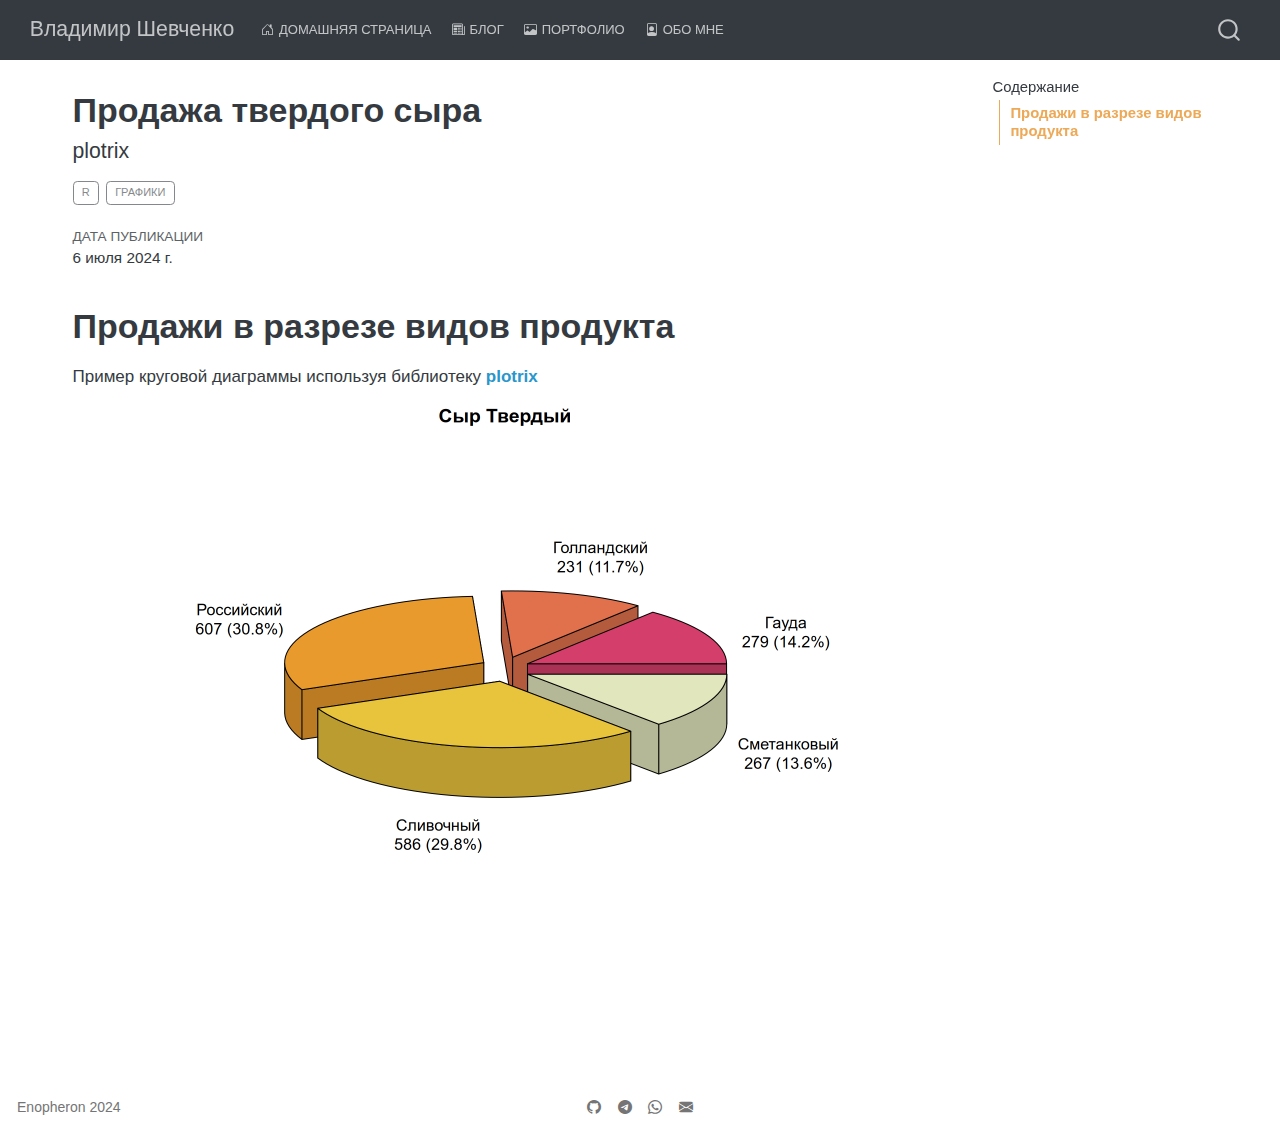
<file: content/portfolio/posts/p3.html>
<!DOCTYPE html>
<html xmlns="http://www.w3.org/1999/xhtml" lang="ru" xml:lang="ru"><head>

<meta charset="utf-8">
<meta name="generator" content="quarto-1.4.554">

<meta name="viewport" content="width=device-width, initial-scale=1.0, user-scalable=yes">


<title>Владимир Шевченко - Продажа твердого сыра</title>
<style>
code{white-space: pre-wrap;}
span.smallcaps{font-variant: small-caps;}
div.columns{display: flex; gap: min(4vw, 1.5em);}
div.column{flex: auto; overflow-x: auto;}
div.hanging-indent{margin-left: 1.5em; text-indent: -1.5em;}
ul.task-list{list-style: none;}
ul.task-list li input[type="checkbox"] {
  width: 0.8em;
  margin: 0 0.8em 0.2em -1em; /* quarto-specific, see https://github.com/quarto-dev/quarto-cli/issues/4556 */ 
  vertical-align: middle;
}
</style>


<script src="../../../site_libs/quarto-nav/quarto-nav.js"></script>
<script src="../../../site_libs/quarto-nav/headroom.min.js"></script>
<script src="../../../site_libs/clipboard/clipboard.min.js"></script>
<script src="../../../site_libs/quarto-search/autocomplete.umd.js"></script>
<script src="../../../site_libs/quarto-search/fuse.min.js"></script>
<script src="../../../site_libs/quarto-search/quarto-search.js"></script>
<meta name="quarto:offset" content="../../../">
<link href="../../../assets/images/icons/favicon.ico" rel="icon">
<script src="../../../site_libs/quarto-html/quarto.js"></script>
<script src="../../../site_libs/quarto-html/popper.min.js"></script>
<script src="../../../site_libs/quarto-html/tippy.umd.min.js"></script>
<script src="../../../site_libs/quarto-html/anchor.min.js"></script>
<link href="../../../site_libs/quarto-html/tippy.css" rel="stylesheet">
<link href="../../../site_libs/quarto-html/quarto-syntax-highlighting.css" rel="stylesheet" id="quarto-text-highlighting-styles">
<script src="../../../site_libs/bootstrap/bootstrap.min.js"></script>
<link href="../../../site_libs/bootstrap/bootstrap-icons.css" rel="stylesheet">
<link href="../../../site_libs/bootstrap/bootstrap.min.css" rel="stylesheet" id="quarto-bootstrap" data-mode="light">
<script id="quarto-search-options" type="application/json">{
  "location": "navbar",
  "copy-button": false,
  "collapse-after": 3,
  "panel-placement": "end",
  "type": "overlay",
  "limit": 50,
  "keyboard-shortcut": [
    "f",
    "/",
    "s"
  ],
  "show-item-context": false,
  "language": {
    "search-no-results-text": "Поиск не дал результатов",
    "search-matching-documents-text": "Результаты поиска",
    "search-copy-link-title": "Скопировать ссылку",
    "search-hide-matches-text": "Скрыть дополнительные результаты",
    "search-more-match-text": "дополнительный результат в этом документе",
    "search-more-matches-text": "дополнительных результата(-ов) в этом документе",
    "search-clear-button-title": "Очистить",
    "search-text-placeholder": "",
    "search-detached-cancel-button-title": "Отменить",
    "search-submit-button-title": "Найти",
    "search-label": "Поиск"
  }
}</script>
<style>html{ scroll-behavior: smooth; }</style>


<link rel="stylesheet" href="../../../styles.css">
</head>

<body class="nav-fixed">

<div id="quarto-search-results"></div>
  <header id="quarto-header" class="headroom fixed-top">
    <nav class="navbar navbar-expand-lg " data-bs-theme="dark">
      <div class="navbar-container container-fluid">
      <div class="navbar-brand-container mx-auto">
    <a class="navbar-brand" href="../../../index.html">
    <span class="navbar-title">Владимир Шевченко</span>
    </a>
  </div>
            <div id="quarto-search" class="" title="Поиск"></div>
          <button class="navbar-toggler" type="button" data-bs-toggle="collapse" data-bs-target="#navbarCollapse" aria-controls="navbarCollapse" aria-expanded="false" aria-label="Переключить навигацию" onclick="if (window.quartoToggleHeadroom) { window.quartoToggleHeadroom(); }">
  <span class="navbar-toggler-icon"></span>
</button>
          <div class="collapse navbar-collapse" id="navbarCollapse">
            <ul class="navbar-nav navbar-nav-scroll me-auto">
  <li class="nav-item">
    <a class="nav-link" href="../../../index.html"> <i class="bi bi-house-door" role="img">
</i> 
<span class="menu-text">Домашняя страница</span></a>
  </li>  
  <li class="nav-item">
    <a class="nav-link" href="../../../content/blog/index.html"> <i class="bi bi-newspaper" role="img">
</i> 
<span class="menu-text">Блог</span></a>
  </li>  
  <li class="nav-item">
    <a class="nav-link" href="../../../content/portfolio/index.html"> <i class="bi bi-image" role="img">
</i> 
<span class="menu-text">Портфолио</span></a>
  </li>  
  <li class="nav-item">
    <a class="nav-link" href="../../../about.html"> <i class="bi bi-file-person" role="img">
</i> 
<span class="menu-text">Обо мне</span></a>
  </li>  
</ul>
          </div> <!-- /navcollapse -->
          <div class="quarto-navbar-tools">
</div>
      </div> <!-- /container-fluid -->
    </nav>
</header>
<!-- content -->
<div id="quarto-content" class="quarto-container page-columns page-rows-contents page-layout-full page-navbar">
<!-- sidebar -->
<!-- margin-sidebar -->
    <div id="quarto-margin-sidebar" class="sidebar margin-sidebar">
        <nav id="TOC" role="doc-toc" class="toc-active">
    <h2 id="toc-title">Содержание</h2>
   
  <ul>
  <li><a href="#продажи-в-разрезе-видов-продукта" id="toc-продажи-в-разрезе-видов-продукта" class="nav-link active" data-scroll-target="#продажи-в-разрезе-видов-продукта">Продажи в разрезе видов продукта</a></li>
  </ul>
</nav>
    </div>
<!-- main -->
<main class="content column-page-left" id="quarto-document-content">

<header id="title-block-header" class="quarto-title-block default">
<div class="quarto-title">
<h1 class="title">Продажа твердого сыра</h1>
<p class="subtitle lead">plotrix</p>
  <div class="quarto-categories">
    <div class="quarto-category">R</div>
    <div class="quarto-category">Графики</div>
  </div>
  </div>



<div class="quarto-title-meta column-page-left">

    
    <div>
    <div class="quarto-title-meta-heading">Дата публикации</div>
    <div class="quarto-title-meta-contents">
      <p class="date">6 июля 2024 г.</p>
    </div>
  </div>
  
    
  </div>
  


</header>


<section id="продажи-в-разрезе-видов-продукта" class="level1">
<h1>Продажи в разрезе видов продукта</h1>
<p>Пример круговой диаграммы используя библиотеку <strong>plotrix</strong></p>
<div class="cell">
<div class="cell-output-display">
<div>
<figure class="figure">
<p><img src="p3_files/figure-html/unnamed-chunk-2-1.png" class="img-fluid figure-img" width="864"></p>
</figure>
</div>
</div>
</div>


</section>

<a onclick="window.scrollTo(0, 0); return false;" role="button" id="quarto-back-to-top"><i class="bi bi-arrow-up"></i> Наверх</a></main> <!-- /main -->
<script id="quarto-html-after-body" type="application/javascript">
window.document.addEventListener("DOMContentLoaded", function (event) {
  const toggleBodyColorMode = (bsSheetEl) => {
    const mode = bsSheetEl.getAttribute("data-mode");
    const bodyEl = window.document.querySelector("body");
    if (mode === "dark") {
      bodyEl.classList.add("quarto-dark");
      bodyEl.classList.remove("quarto-light");
    } else {
      bodyEl.classList.add("quarto-light");
      bodyEl.classList.remove("quarto-dark");
    }
  }
  const toggleBodyColorPrimary = () => {
    const bsSheetEl = window.document.querySelector("link#quarto-bootstrap");
    if (bsSheetEl) {
      toggleBodyColorMode(bsSheetEl);
    }
  }
  toggleBodyColorPrimary();  
  const icon = "";
  const anchorJS = new window.AnchorJS();
  anchorJS.options = {
    placement: 'right',
    icon: icon
  };
  anchorJS.add('.anchored');
  const isCodeAnnotation = (el) => {
    for (const clz of el.classList) {
      if (clz.startsWith('code-annotation-')) {                     
        return true;
      }
    }
    return false;
  }
  const clipboard = new window.ClipboardJS('.code-copy-button', {
    text: function(trigger) {
      const codeEl = trigger.previousElementSibling.cloneNode(true);
      for (const childEl of codeEl.children) {
        if (isCodeAnnotation(childEl)) {
          childEl.remove();
        }
      }
      return codeEl.innerText;
    }
  });
  clipboard.on('success', function(e) {
    // button target
    const button = e.trigger;
    // don't keep focus
    button.blur();
    // flash "checked"
    button.classList.add('code-copy-button-checked');
    var currentTitle = button.getAttribute("title");
    button.setAttribute("title", "Скопировано");
    let tooltip;
    if (window.bootstrap) {
      button.setAttribute("data-bs-toggle", "tooltip");
      button.setAttribute("data-bs-placement", "left");
      button.setAttribute("data-bs-title", "Скопировано");
      tooltip = new bootstrap.Tooltip(button, 
        { trigger: "manual", 
          customClass: "code-copy-button-tooltip",
          offset: [0, -8]});
      tooltip.show();    
    }
    setTimeout(function() {
      if (tooltip) {
        tooltip.hide();
        button.removeAttribute("data-bs-title");
        button.removeAttribute("data-bs-toggle");
        button.removeAttribute("data-bs-placement");
      }
      button.setAttribute("title", currentTitle);
      button.classList.remove('code-copy-button-checked');
    }, 1000);
    // clear code selection
    e.clearSelection();
  });
    var localhostRegex = new RegExp(/^(?:http|https):\/\/localhost\:?[0-9]*\//);
    var mailtoRegex = new RegExp(/^mailto:/);
      var filterRegex = new RegExp('/' + window.location.host + '/');
    var isInternal = (href) => {
        return filterRegex.test(href) || localhostRegex.test(href) || mailtoRegex.test(href);
    }
    // Inspect non-navigation links and adorn them if external
 	var links = window.document.querySelectorAll('a[href]:not(.nav-link):not(.navbar-brand):not(.toc-action):not(.sidebar-link):not(.sidebar-item-toggle):not(.pagination-link):not(.no-external):not([aria-hidden]):not(.dropdown-item):not(.quarto-navigation-tool)');
    for (var i=0; i<links.length; i++) {
      const link = links[i];
      if (!isInternal(link.href)) {
        // undo the damage that might have been done by quarto-nav.js in the case of
        // links that we want to consider external
        if (link.dataset.originalHref !== undefined) {
          link.href = link.dataset.originalHref;
        }
      }
    }
  function tippyHover(el, contentFn, onTriggerFn, onUntriggerFn) {
    const config = {
      allowHTML: true,
      maxWidth: 500,
      delay: 100,
      arrow: false,
      appendTo: function(el) {
          return el.parentElement;
      },
      interactive: true,
      interactiveBorder: 10,
      theme: 'quarto',
      placement: 'bottom-start',
    };
    if (contentFn) {
      config.content = contentFn;
    }
    if (onTriggerFn) {
      config.onTrigger = onTriggerFn;
    }
    if (onUntriggerFn) {
      config.onUntrigger = onUntriggerFn;
    }
    window.tippy(el, config); 
  }
  const noterefs = window.document.querySelectorAll('a[role="doc-noteref"]');
  for (var i=0; i<noterefs.length; i++) {
    const ref = noterefs[i];
    tippyHover(ref, function() {
      // use id or data attribute instead here
      let href = ref.getAttribute('data-footnote-href') || ref.getAttribute('href');
      try { href = new URL(href).hash; } catch {}
      const id = href.replace(/^#\/?/, "");
      const note = window.document.getElementById(id);
      if (note) {
        return note.innerHTML;
      } else {
        return "";
      }
    });
  }
  const xrefs = window.document.querySelectorAll('a.quarto-xref');
  const processXRef = (id, note) => {
    // Strip column container classes
    const stripColumnClz = (el) => {
      el.classList.remove("page-full", "page-columns");
      if (el.children) {
        for (const child of el.children) {
          stripColumnClz(child);
        }
      }
    }
    stripColumnClz(note)
    if (id === null || id.startsWith('sec-')) {
      // Special case sections, only their first couple elements
      const container = document.createElement("div");
      if (note.children && note.children.length > 2) {
        container.appendChild(note.children[0].cloneNode(true));
        for (let i = 1; i < note.children.length; i++) {
          const child = note.children[i];
          if (child.tagName === "P" && child.innerText === "") {
            continue;
          } else {
            container.appendChild(child.cloneNode(true));
            break;
          }
        }
        if (window.Quarto?.typesetMath) {
          window.Quarto.typesetMath(container);
        }
        return container.innerHTML
      } else {
        if (window.Quarto?.typesetMath) {
          window.Quarto.typesetMath(note);
        }
        return note.innerHTML;
      }
    } else {
      // Remove any anchor links if they are present
      const anchorLink = note.querySelector('a.anchorjs-link');
      if (anchorLink) {
        anchorLink.remove();
      }
      if (window.Quarto?.typesetMath) {
        window.Quarto.typesetMath(note);
      }
      // TODO in 1.5, we should make sure this works without a callout special case
      if (note.classList.contains("callout")) {
        return note.outerHTML;
      } else {
        return note.innerHTML;
      }
    }
  }
  for (var i=0; i<xrefs.length; i++) {
    const xref = xrefs[i];
    tippyHover(xref, undefined, function(instance) {
      instance.disable();
      let url = xref.getAttribute('href');
      let hash = undefined; 
      if (url.startsWith('#')) {
        hash = url;
      } else {
        try { hash = new URL(url).hash; } catch {}
      }
      if (hash) {
        const id = hash.replace(/^#\/?/, "");
        const note = window.document.getElementById(id);
        if (note !== null) {
          try {
            const html = processXRef(id, note.cloneNode(true));
            instance.setContent(html);
          } finally {
            instance.enable();
            instance.show();
          }
        } else {
          // See if we can fetch this
          fetch(url.split('#')[0])
          .then(res => res.text())
          .then(html => {
            const parser = new DOMParser();
            const htmlDoc = parser.parseFromString(html, "text/html");
            const note = htmlDoc.getElementById(id);
            if (note !== null) {
              const html = processXRef(id, note);
              instance.setContent(html);
            } 
          }).finally(() => {
            instance.enable();
            instance.show();
          });
        }
      } else {
        // See if we can fetch a full url (with no hash to target)
        // This is a special case and we should probably do some content thinning / targeting
        fetch(url)
        .then(res => res.text())
        .then(html => {
          const parser = new DOMParser();
          const htmlDoc = parser.parseFromString(html, "text/html");
          const note = htmlDoc.querySelector('main.content');
          if (note !== null) {
            // This should only happen for chapter cross references
            // (since there is no id in the URL)
            // remove the first header
            if (note.children.length > 0 && note.children[0].tagName === "HEADER") {
              note.children[0].remove();
            }
            const html = processXRef(null, note);
            instance.setContent(html);
          } 
        }).finally(() => {
          instance.enable();
          instance.show();
        });
      }
    }, function(instance) {
    });
  }
      let selectedAnnoteEl;
      const selectorForAnnotation = ( cell, annotation) => {
        let cellAttr = 'data-code-cell="' + cell + '"';
        let lineAttr = 'data-code-annotation="' +  annotation + '"';
        const selector = 'span[' + cellAttr + '][' + lineAttr + ']';
        return selector;
      }
      const selectCodeLines = (annoteEl) => {
        const doc = window.document;
        const targetCell = annoteEl.getAttribute("data-target-cell");
        const targetAnnotation = annoteEl.getAttribute("data-target-annotation");
        const annoteSpan = window.document.querySelector(selectorForAnnotation(targetCell, targetAnnotation));
        const lines = annoteSpan.getAttribute("data-code-lines").split(",");
        const lineIds = lines.map((line) => {
          return targetCell + "-" + line;
        })
        let top = null;
        let height = null;
        let parent = null;
        if (lineIds.length > 0) {
            //compute the position of the single el (top and bottom and make a div)
            const el = window.document.getElementById(lineIds[0]);
            top = el.offsetTop;
            height = el.offsetHeight;
            parent = el.parentElement.parentElement;
          if (lineIds.length > 1) {
            const lastEl = window.document.getElementById(lineIds[lineIds.length - 1]);
            const bottom = lastEl.offsetTop + lastEl.offsetHeight;
            height = bottom - top;
          }
          if (top !== null && height !== null && parent !== null) {
            // cook up a div (if necessary) and position it 
            let div = window.document.getElementById("code-annotation-line-highlight");
            if (div === null) {
              div = window.document.createElement("div");
              div.setAttribute("id", "code-annotation-line-highlight");
              div.style.position = 'absolute';
              parent.appendChild(div);
            }
            div.style.top = top - 2 + "px";
            div.style.height = height + 4 + "px";
            div.style.left = 0;
            let gutterDiv = window.document.getElementById("code-annotation-line-highlight-gutter");
            if (gutterDiv === null) {
              gutterDiv = window.document.createElement("div");
              gutterDiv.setAttribute("id", "code-annotation-line-highlight-gutter");
              gutterDiv.style.position = 'absolute';
              const codeCell = window.document.getElementById(targetCell);
              const gutter = codeCell.querySelector('.code-annotation-gutter');
              gutter.appendChild(gutterDiv);
            }
            gutterDiv.style.top = top - 2 + "px";
            gutterDiv.style.height = height + 4 + "px";
          }
          selectedAnnoteEl = annoteEl;
        }
      };
      const unselectCodeLines = () => {
        const elementsIds = ["code-annotation-line-highlight", "code-annotation-line-highlight-gutter"];
        elementsIds.forEach((elId) => {
          const div = window.document.getElementById(elId);
          if (div) {
            div.remove();
          }
        });
        selectedAnnoteEl = undefined;
      };
        // Handle positioning of the toggle
    window.addEventListener(
      "resize",
      throttle(() => {
        elRect = undefined;
        if (selectedAnnoteEl) {
          selectCodeLines(selectedAnnoteEl);
        }
      }, 10)
    );
    function throttle(fn, ms) {
    let throttle = false;
    let timer;
      return (...args) => {
        if(!throttle) { // first call gets through
            fn.apply(this, args);
            throttle = true;
        } else { // all the others get throttled
            if(timer) clearTimeout(timer); // cancel #2
            timer = setTimeout(() => {
              fn.apply(this, args);
              timer = throttle = false;
            }, ms);
        }
      };
    }
      // Attach click handler to the DT
      const annoteDls = window.document.querySelectorAll('dt[data-target-cell]');
      for (const annoteDlNode of annoteDls) {
        annoteDlNode.addEventListener('click', (event) => {
          const clickedEl = event.target;
          if (clickedEl !== selectedAnnoteEl) {
            unselectCodeLines();
            const activeEl = window.document.querySelector('dt[data-target-cell].code-annotation-active');
            if (activeEl) {
              activeEl.classList.remove('code-annotation-active');
            }
            selectCodeLines(clickedEl);
            clickedEl.classList.add('code-annotation-active');
          } else {
            // Unselect the line
            unselectCodeLines();
            clickedEl.classList.remove('code-annotation-active');
          }
        });
      }
  const findCites = (el) => {
    const parentEl = el.parentElement;
    if (parentEl) {
      const cites = parentEl.dataset.cites;
      if (cites) {
        return {
          el,
          cites: cites.split(' ')
        };
      } else {
        return findCites(el.parentElement)
      }
    } else {
      return undefined;
    }
  };
  var bibliorefs = window.document.querySelectorAll('a[role="doc-biblioref"]');
  for (var i=0; i<bibliorefs.length; i++) {
    const ref = bibliorefs[i];
    const citeInfo = findCites(ref);
    if (citeInfo) {
      tippyHover(citeInfo.el, function() {
        var popup = window.document.createElement('div');
        citeInfo.cites.forEach(function(cite) {
          var citeDiv = window.document.createElement('div');
          citeDiv.classList.add('hanging-indent');
          citeDiv.classList.add('csl-entry');
          var biblioDiv = window.document.getElementById('ref-' + cite);
          if (biblioDiv) {
            citeDiv.innerHTML = biblioDiv.innerHTML;
          }
          popup.appendChild(citeDiv);
        });
        return popup.innerHTML;
      });
    }
  }
});
</script>
</div> <!-- /content -->
<footer class="footer">
  <div class="nav-footer">
    <div class="nav-footer-left">
<p>Enopheron 2024</p>
</div>   
    <div class="nav-footer-center">
      <ul class="footer-items list-unstyled">
    <li class="nav-item compact">
    <a class="nav-link" href="https://github.com/Enopheron">
      <i class="bi bi-github" role="img">
</i> 
    </a>
  </li>  
    <li class="nav-item compact">
    <a class="nav-link" href="https://t.me/Enopheron">
      <i class="bi bi-telegram" role="img">
</i> 
    </a>
  </li>  
    <li class="nav-item compact">
    <a class="nav-link" href="https://wa.me/qr/32H5IS4TCN4SD1">
      <i class="bi bi-whatsapp" role="img">
</i> 
    </a>
  </li>  
    <li class="nav-item compact">
    <a class="nav-link" href="mailto:Владимир_Владимирович+enopheron@yandex.ru">
      <i class="bi bi-envelope-fill" role="img">
</i> 
    </a>
  </li>  
</ul>
    </div>
    <div class="nav-footer-right">
      &nbsp;
    </div>
  </div>
</footer>




<script src="../../../site_libs/quarto-html/zenscroll-min.js"></script>
</body></html>
</file>
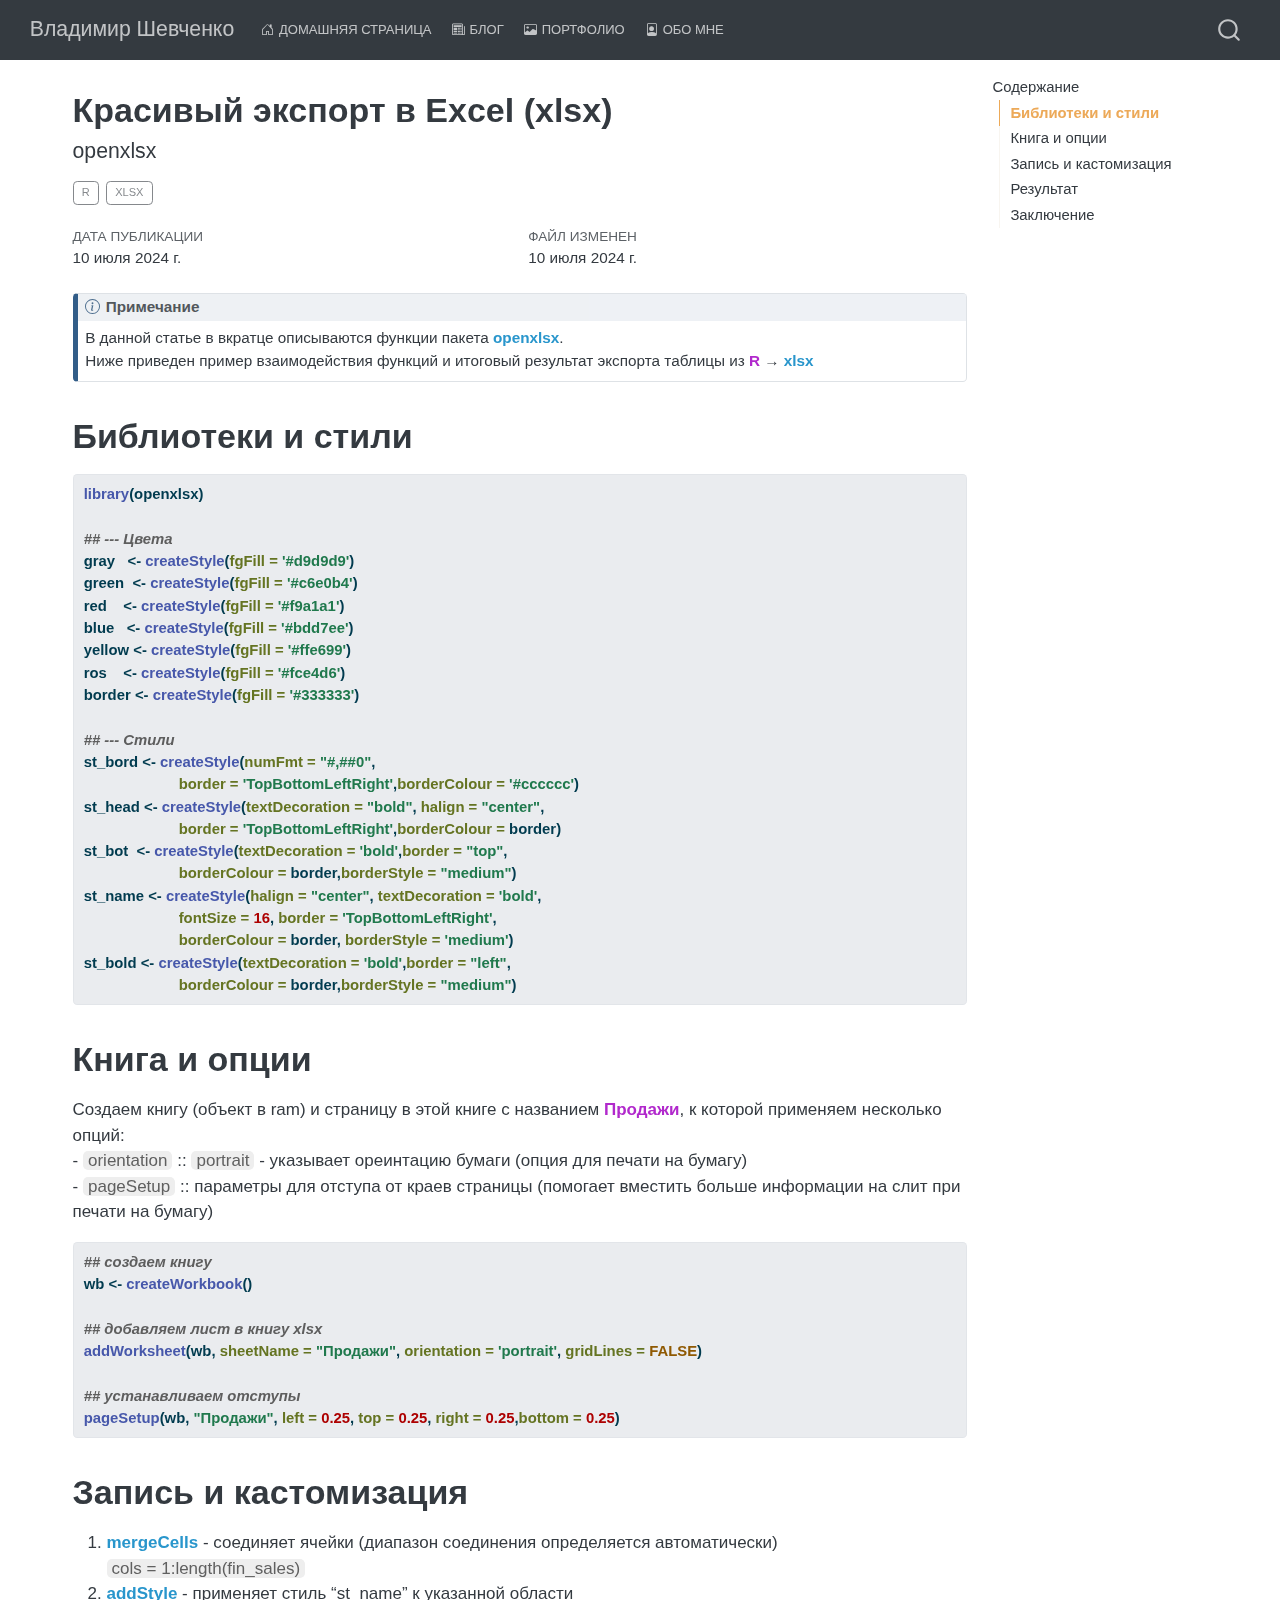
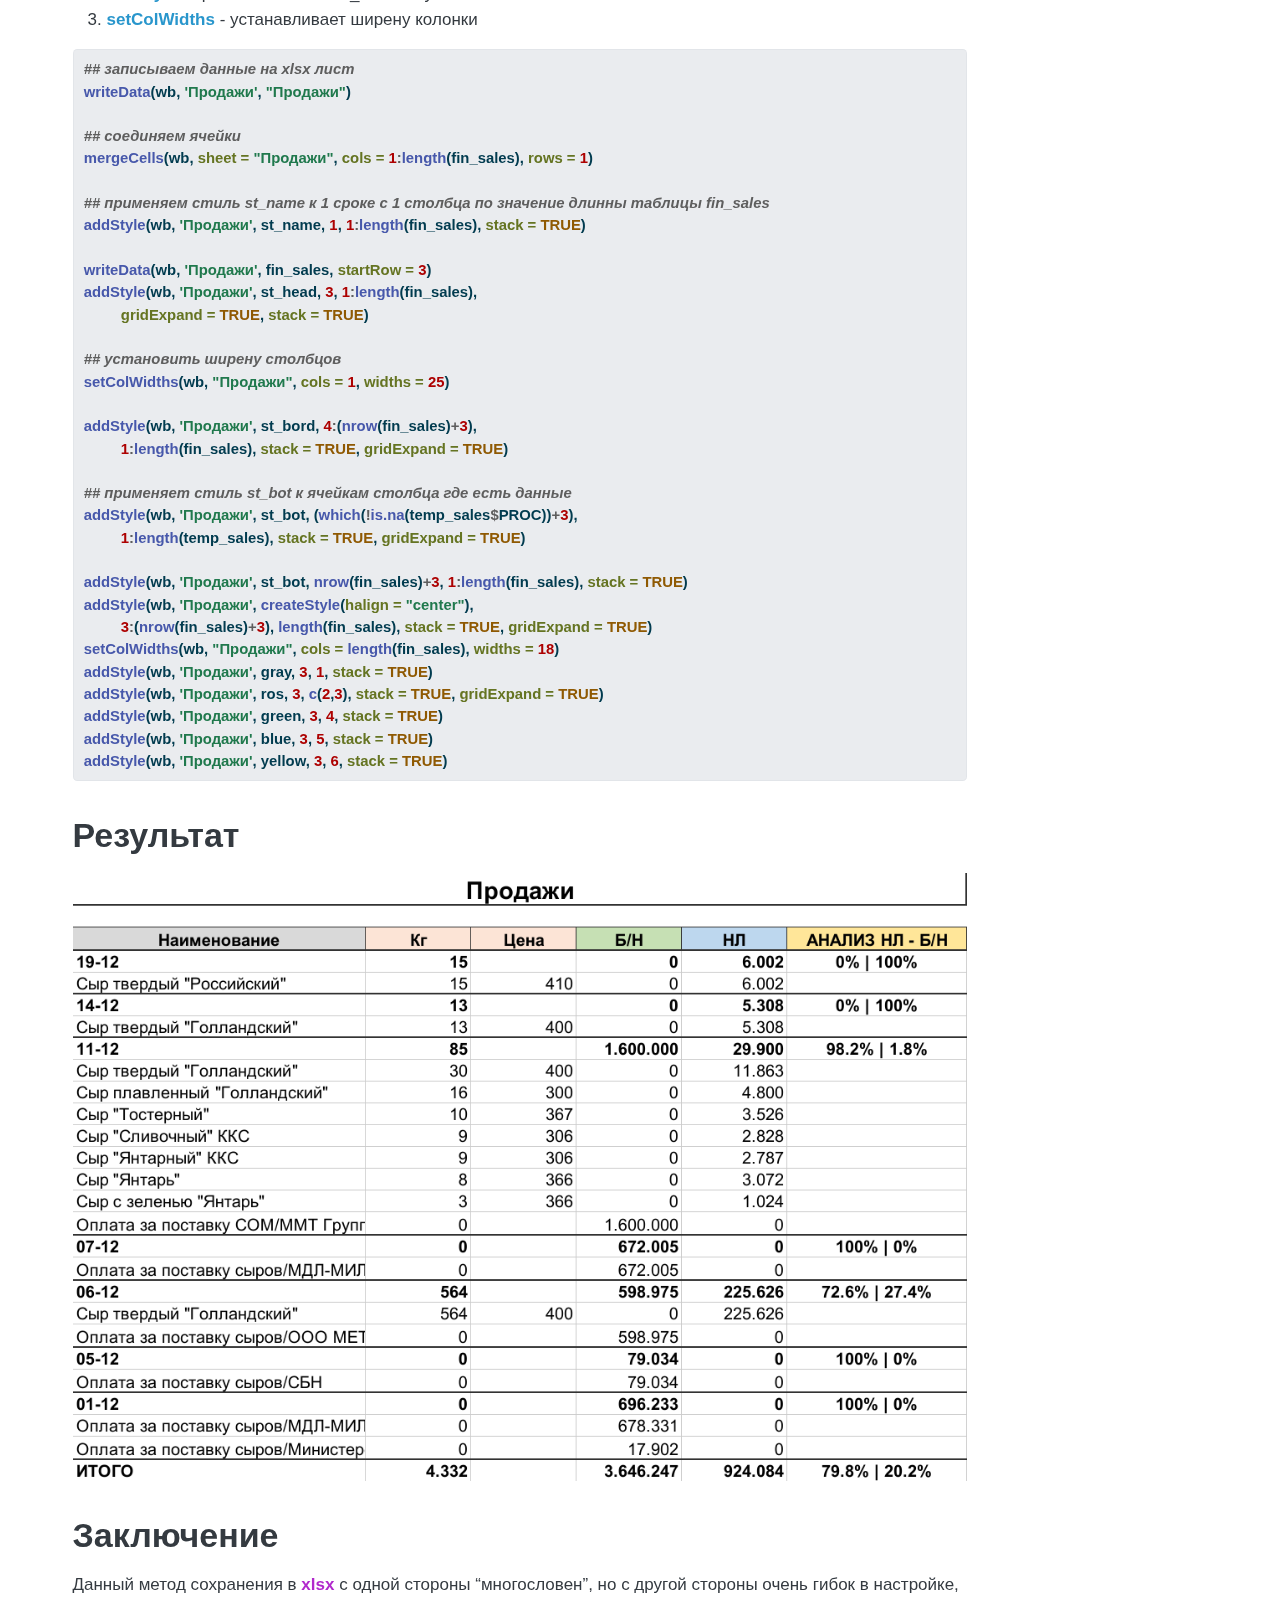
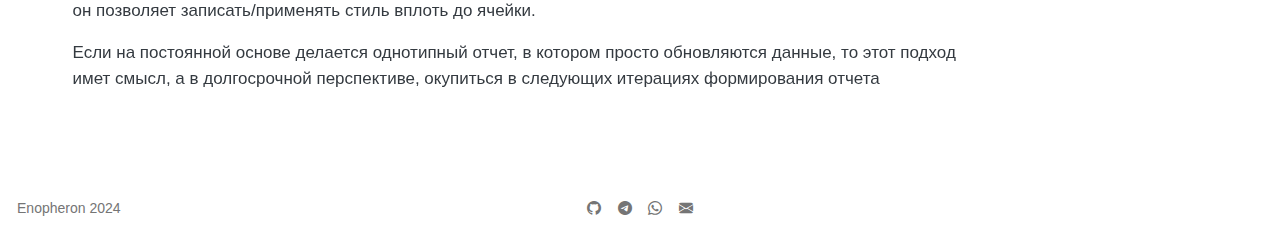
<file: content/portfolio/posts/p4.html>
<!DOCTYPE html>
<html xmlns="http://www.w3.org/1999/xhtml" lang="ru" xml:lang="ru"><head>

<meta charset="utf-8">
<meta name="generator" content="quarto-1.4.554">

<meta name="viewport" content="width=device-width, initial-scale=1.0, user-scalable=yes">


<title>Владимир Шевченко - Красивый экспорт в Excel (xlsx)</title>
<style>
code{white-space: pre-wrap;}
span.smallcaps{font-variant: small-caps;}
div.columns{display: flex; gap: min(4vw, 1.5em);}
div.column{flex: auto; overflow-x: auto;}
div.hanging-indent{margin-left: 1.5em; text-indent: -1.5em;}
ul.task-list{list-style: none;}
ul.task-list li input[type="checkbox"] {
  width: 0.8em;
  margin: 0 0.8em 0.2em -1em; /* quarto-specific, see https://github.com/quarto-dev/quarto-cli/issues/4556 */ 
  vertical-align: middle;
}
/* CSS for syntax highlighting */
pre > code.sourceCode { white-space: pre; position: relative; }
pre > code.sourceCode > span { line-height: 1.25; }
pre > code.sourceCode > span:empty { height: 1.2em; }
.sourceCode { overflow: visible; }
code.sourceCode > span { color: inherit; text-decoration: inherit; }
div.sourceCode { margin: 1em 0; }
pre.sourceCode { margin: 0; }
@media screen {
div.sourceCode { overflow: auto; }
}
@media print {
pre > code.sourceCode { white-space: pre-wrap; }
pre > code.sourceCode > span { text-indent: -5em; padding-left: 5em; }
}
pre.numberSource code
  { counter-reset: source-line 0; }
pre.numberSource code > span
  { position: relative; left: -4em; counter-increment: source-line; }
pre.numberSource code > span > a:first-child::before
  { content: counter(source-line);
    position: relative; left: -1em; text-align: right; vertical-align: baseline;
    border: none; display: inline-block;
    -webkit-touch-callout: none; -webkit-user-select: none;
    -khtml-user-select: none; -moz-user-select: none;
    -ms-user-select: none; user-select: none;
    padding: 0 4px; width: 4em;
  }
pre.numberSource { margin-left: 3em;  padding-left: 4px; }
div.sourceCode
  {   }
@media screen {
pre > code.sourceCode > span > a:first-child::before { text-decoration: underline; }
}
</style>


<script src="../../../site_libs/quarto-nav/quarto-nav.js"></script>
<script src="../../../site_libs/quarto-nav/headroom.min.js"></script>
<script src="../../../site_libs/clipboard/clipboard.min.js"></script>
<script src="../../../site_libs/quarto-search/autocomplete.umd.js"></script>
<script src="../../../site_libs/quarto-search/fuse.min.js"></script>
<script src="../../../site_libs/quarto-search/quarto-search.js"></script>
<meta name="quarto:offset" content="../../../">
<link href="../../../assets/images/icons/favicon.ico" rel="icon">
<script src="../../../site_libs/quarto-html/quarto.js"></script>
<script src="../../../site_libs/quarto-html/popper.min.js"></script>
<script src="../../../site_libs/quarto-html/tippy.umd.min.js"></script>
<script src="../../../site_libs/quarto-html/anchor.min.js"></script>
<link href="../../../site_libs/quarto-html/tippy.css" rel="stylesheet">
<link href="../../../site_libs/quarto-html/quarto-syntax-highlighting.css" rel="stylesheet" id="quarto-text-highlighting-styles">
<script src="../../../site_libs/bootstrap/bootstrap.min.js"></script>
<link href="../../../site_libs/bootstrap/bootstrap-icons.css" rel="stylesheet">
<link href="../../../site_libs/bootstrap/bootstrap.min.css" rel="stylesheet" id="quarto-bootstrap" data-mode="light">
<script id="quarto-search-options" type="application/json">{
  "location": "navbar",
  "copy-button": false,
  "collapse-after": 3,
  "panel-placement": "end",
  "type": "overlay",
  "limit": 50,
  "keyboard-shortcut": [
    "f",
    "/",
    "s"
  ],
  "show-item-context": false,
  "language": {
    "search-no-results-text": "Поиск не дал результатов",
    "search-matching-documents-text": "Результаты поиска",
    "search-copy-link-title": "Скопировать ссылку",
    "search-hide-matches-text": "Скрыть дополнительные результаты",
    "search-more-match-text": "дополнительный результат в этом документе",
    "search-more-matches-text": "дополнительных результата(-ов) в этом документе",
    "search-clear-button-title": "Очистить",
    "search-text-placeholder": "",
    "search-detached-cancel-button-title": "Отменить",
    "search-submit-button-title": "Найти",
    "search-label": "Поиск"
  }
}</script>
<style>html{ scroll-behavior: smooth; }</style>


<link rel="stylesheet" href="../../../styles.css">
</head>

<body class="nav-fixed">

<div id="quarto-search-results"></div>
  <header id="quarto-header" class="headroom fixed-top">
    <nav class="navbar navbar-expand-lg " data-bs-theme="dark">
      <div class="navbar-container container-fluid">
      <div class="navbar-brand-container mx-auto">
    <a class="navbar-brand" href="../../../index.html">
    <span class="navbar-title">Владимир Шевченко</span>
    </a>
  </div>
            <div id="quarto-search" class="" title="Поиск"></div>
          <button class="navbar-toggler" type="button" data-bs-toggle="collapse" data-bs-target="#navbarCollapse" aria-controls="navbarCollapse" aria-expanded="false" aria-label="Переключить навигацию" onclick="if (window.quartoToggleHeadroom) { window.quartoToggleHeadroom(); }">
  <span class="navbar-toggler-icon"></span>
</button>
          <div class="collapse navbar-collapse" id="navbarCollapse">
            <ul class="navbar-nav navbar-nav-scroll me-auto">
  <li class="nav-item">
    <a class="nav-link" href="../../../index.html"> <i class="bi bi-house-door" role="img">
</i> 
<span class="menu-text">Домашняя страница</span></a>
  </li>  
  <li class="nav-item">
    <a class="nav-link" href="../../../content/blog/index.html"> <i class="bi bi-newspaper" role="img">
</i> 
<span class="menu-text">Блог</span></a>
  </li>  
  <li class="nav-item">
    <a class="nav-link" href="../../../content/portfolio/index.html"> <i class="bi bi-image" role="img">
</i> 
<span class="menu-text">Портфолио</span></a>
  </li>  
  <li class="nav-item">
    <a class="nav-link" href="../../../about.html"> <i class="bi bi-file-person" role="img">
</i> 
<span class="menu-text">Обо мне</span></a>
  </li>  
</ul>
          </div> <!-- /navcollapse -->
          <div class="quarto-navbar-tools">
</div>
      </div> <!-- /container-fluid -->
    </nav>
</header>
<!-- content -->
<div id="quarto-content" class="quarto-container page-columns page-rows-contents page-layout-full page-navbar">
<!-- sidebar -->
<!-- margin-sidebar -->
    <div id="quarto-margin-sidebar" class="sidebar margin-sidebar">
        <nav id="TOC" role="doc-toc" class="toc-active">
    <h2 id="toc-title">Содержание</h2>
   
  <ul>
  <li><a href="#библиотеки-и-стили" id="toc-библиотеки-и-стили" class="nav-link active" data-scroll-target="#библиотеки-и-стили">Библиотеки и стили</a></li>
  <li><a href="#книга-и-опции" id="toc-книга-и-опции" class="nav-link" data-scroll-target="#книга-и-опции">Книга и опции</a></li>
  <li><a href="#запись-и-кастомизация" id="toc-запись-и-кастомизация" class="nav-link" data-scroll-target="#запись-и-кастомизация">Запись и кастомизация</a></li>
  <li><a href="#результат" id="toc-результат" class="nav-link" data-scroll-target="#результат">Результат</a></li>
  <li><a href="#заключение" id="toc-заключение" class="nav-link" data-scroll-target="#заключение">Заключение</a></li>
  </ul>
</nav>
    </div>
<!-- main -->
<main class="content column-page-left" id="quarto-document-content">

<header id="title-block-header" class="quarto-title-block default">
<div class="quarto-title">
<h1 class="title">Красивый экспорт в Excel (xlsx)</h1>
<p class="subtitle lead">openxlsx</p>
  <div class="quarto-categories">
    <div class="quarto-category">R</div>
    <div class="quarto-category">xlsx</div>
  </div>
  </div>



<div class="quarto-title-meta column-page-left">

    
    <div>
    <div class="quarto-title-meta-heading">Дата публикации</div>
    <div class="quarto-title-meta-contents">
      <p class="date">10 июля 2024 г.</p>
    </div>
  </div>
  
    <div>
    <div class="quarto-title-meta-heading">Файл изменен</div>
    <div class="quarto-title-meta-contents">
      <p class="date-modified">10 июля 2024 г.</p>
    </div>
  </div>
    
  </div>
  


</header>


<div class="callout callout-style-default callout-note callout-titled">
<div class="callout-header d-flex align-content-center">
<div class="callout-icon-container">
<i class="callout-icon"></i>
</div>
<div class="callout-title-container flex-fill">
Примечание
</div>
</div>
<div class="callout-body-container callout-body">
<p>В данной статье в вкратце описываются функции пакета <strong>openxlsx</strong>.<br> Ниже приведен пример взаимодействия функций и итоговый результат экспорта таблицы из <em>R</em> → <strong>xlsx</strong></p>
</div>
</div>
<section id="библиотеки-и-стили" class="level1">
<h1>Библиотеки и стили</h1>
<div class="cell">
<div class="sourceCode cell-code" id="cb1"><pre class="sourceCode r code-with-copy"><code class="sourceCode r"><span id="cb1-1"><a href="#cb1-1" aria-hidden="true" tabindex="-1"></a><span class="fu">library</span>(openxlsx)</span>
<span id="cb1-2"><a href="#cb1-2" aria-hidden="true" tabindex="-1"></a></span>
<span id="cb1-3"><a href="#cb1-3" aria-hidden="true" tabindex="-1"></a><span class="do">## --- Цвета</span></span>
<span id="cb1-4"><a href="#cb1-4" aria-hidden="true" tabindex="-1"></a>gray   <span class="ot">&lt;-</span> <span class="fu">createStyle</span>(<span class="at">fgFill =</span> <span class="st">'#d9d9d9'</span>)</span>
<span id="cb1-5"><a href="#cb1-5" aria-hidden="true" tabindex="-1"></a>green  <span class="ot">&lt;-</span> <span class="fu">createStyle</span>(<span class="at">fgFill =</span> <span class="st">'#c6e0b4'</span>)</span>
<span id="cb1-6"><a href="#cb1-6" aria-hidden="true" tabindex="-1"></a>red    <span class="ot">&lt;-</span> <span class="fu">createStyle</span>(<span class="at">fgFill =</span> <span class="st">'#f9a1a1'</span>)</span>
<span id="cb1-7"><a href="#cb1-7" aria-hidden="true" tabindex="-1"></a>blue   <span class="ot">&lt;-</span> <span class="fu">createStyle</span>(<span class="at">fgFill =</span> <span class="st">'#bdd7ee'</span>)</span>
<span id="cb1-8"><a href="#cb1-8" aria-hidden="true" tabindex="-1"></a>yellow <span class="ot">&lt;-</span> <span class="fu">createStyle</span>(<span class="at">fgFill =</span> <span class="st">'#ffe699'</span>)</span>
<span id="cb1-9"><a href="#cb1-9" aria-hidden="true" tabindex="-1"></a>ros    <span class="ot">&lt;-</span> <span class="fu">createStyle</span>(<span class="at">fgFill =</span> <span class="st">'#fce4d6'</span>)</span>
<span id="cb1-10"><a href="#cb1-10" aria-hidden="true" tabindex="-1"></a>border <span class="ot">&lt;-</span> <span class="fu">createStyle</span>(<span class="at">fgFill =</span> <span class="st">'#333333'</span>)</span>
<span id="cb1-11"><a href="#cb1-11" aria-hidden="true" tabindex="-1"></a></span>
<span id="cb1-12"><a href="#cb1-12" aria-hidden="true" tabindex="-1"></a><span class="do">## --- Стили</span></span>
<span id="cb1-13"><a href="#cb1-13" aria-hidden="true" tabindex="-1"></a>st_bord <span class="ot">&lt;-</span> <span class="fu">createStyle</span>(<span class="at">numFmt =</span> <span class="st">"#,##0"</span>,</span>
<span id="cb1-14"><a href="#cb1-14" aria-hidden="true" tabindex="-1"></a>                       <span class="at">border =</span> <span class="st">'TopBottomLeftRight'</span>,<span class="at">borderColour =</span> <span class="st">'#cccccc'</span>)</span>
<span id="cb1-15"><a href="#cb1-15" aria-hidden="true" tabindex="-1"></a>st_head <span class="ot">&lt;-</span> <span class="fu">createStyle</span>(<span class="at">textDecoration =</span> <span class="st">"bold"</span>, <span class="at">halign =</span> <span class="st">"center"</span>,</span>
<span id="cb1-16"><a href="#cb1-16" aria-hidden="true" tabindex="-1"></a>                       <span class="at">border =</span> <span class="st">'TopBottomLeftRight'</span>,<span class="at">borderColour =</span> border)</span>
<span id="cb1-17"><a href="#cb1-17" aria-hidden="true" tabindex="-1"></a>st_bot  <span class="ot">&lt;-</span> <span class="fu">createStyle</span>(<span class="at">textDecoration =</span> <span class="st">'bold'</span>,<span class="at">border =</span> <span class="st">"top"</span>,</span>
<span id="cb1-18"><a href="#cb1-18" aria-hidden="true" tabindex="-1"></a>                       <span class="at">borderColour =</span> border,<span class="at">borderStyle =</span> <span class="st">"medium"</span>)</span>
<span id="cb1-19"><a href="#cb1-19" aria-hidden="true" tabindex="-1"></a>st_name <span class="ot">&lt;-</span> <span class="fu">createStyle</span>(<span class="at">halign =</span> <span class="st">"center"</span>, <span class="at">textDecoration =</span> <span class="st">'bold'</span>,</span>
<span id="cb1-20"><a href="#cb1-20" aria-hidden="true" tabindex="-1"></a>                       <span class="at">fontSize =</span> <span class="dv">16</span>, <span class="at">border =</span> <span class="st">'TopBottomLeftRight'</span>,</span>
<span id="cb1-21"><a href="#cb1-21" aria-hidden="true" tabindex="-1"></a>                       <span class="at">borderColour =</span> border, <span class="at">borderStyle =</span> <span class="st">'medium'</span>)</span>
<span id="cb1-22"><a href="#cb1-22" aria-hidden="true" tabindex="-1"></a>st_bold <span class="ot">&lt;-</span> <span class="fu">createStyle</span>(<span class="at">textDecoration =</span> <span class="st">'bold'</span>,<span class="at">border =</span> <span class="st">"left"</span>,</span>
<span id="cb1-23"><a href="#cb1-23" aria-hidden="true" tabindex="-1"></a>                       <span class="at">borderColour =</span> border,<span class="at">borderStyle =</span> <span class="st">"medium"</span>)</span></code><button title="Скопировать текст" class="code-copy-button"><i class="bi"></i></button></pre></div>
</div>
</section>
<section id="книга-и-опции" class="level1">
<h1>Книга и опции</h1>
<p>Создаем книгу (объект в ram) и страницу в этой книге с названием <em>Продажи</em>, к которой применяем несколько опций:<br> - <strong><em>orientation</em></strong> :: <strong><em>portrait</em></strong> - указывает ореинтацию бумаги (опция для печати на бумагу)<br> - <strong><em>pageSetup</em></strong> :: параметры для отступа от краев страницы (помогает вместить больше информации на слит при печати на бумагу)</p>
<div class="cell">
<div class="sourceCode cell-code" id="cb2"><pre class="sourceCode r code-with-copy"><code class="sourceCode r"><span id="cb2-1"><a href="#cb2-1" aria-hidden="true" tabindex="-1"></a><span class="do">## создаем книгу</span></span>
<span id="cb2-2"><a href="#cb2-2" aria-hidden="true" tabindex="-1"></a>wb <span class="ot">&lt;-</span> <span class="fu">createWorkbook</span>()</span>
<span id="cb2-3"><a href="#cb2-3" aria-hidden="true" tabindex="-1"></a></span>
<span id="cb2-4"><a href="#cb2-4" aria-hidden="true" tabindex="-1"></a><span class="do">## добавляем лист в книгу xlsx</span></span>
<span id="cb2-5"><a href="#cb2-5" aria-hidden="true" tabindex="-1"></a><span class="fu">addWorksheet</span>(wb, <span class="at">sheetName =</span> <span class="st">"Продажи"</span>, <span class="at">orientation =</span> <span class="st">'portrait'</span>, <span class="at">gridLines =</span> <span class="cn">FALSE</span>)</span>
<span id="cb2-6"><a href="#cb2-6" aria-hidden="true" tabindex="-1"></a></span>
<span id="cb2-7"><a href="#cb2-7" aria-hidden="true" tabindex="-1"></a><span class="do">## устанавливаем отступы</span></span>
<span id="cb2-8"><a href="#cb2-8" aria-hidden="true" tabindex="-1"></a><span class="fu">pageSetup</span>(wb, <span class="st">"Продажи"</span>, <span class="at">left =</span> <span class="fl">0.25</span>, <span class="at">top =</span> <span class="fl">0.25</span>, <span class="at">right =</span> <span class="fl">0.25</span>,<span class="at">bottom =</span> <span class="fl">0.25</span>)</span></code><button title="Скопировать текст" class="code-copy-button"><i class="bi"></i></button></pre></div>
</div>
</section>
<section id="запись-и-кастомизация" class="level1">
<h1>Запись и кастомизация</h1>
<ol type="1">
<li><strong>mergeCells</strong> - соединяет ячейки (диапазон соединения определяется автоматически)<br> <strong><em>cols = 1:length(fin_sales)</em></strong><br></li>
<li><strong>addStyle</strong> - применяет стиль “st_name” к указанной области<br></li>
<li><strong>setColWidths</strong> - устанавливает ширену колонки</li>
</ol>
<div class="cell">
<div class="sourceCode cell-code" id="cb3"><pre class="sourceCode r code-with-copy"><code class="sourceCode r"><span id="cb3-1"><a href="#cb3-1" aria-hidden="true" tabindex="-1"></a><span class="do">## записываем данные на xlsx лист</span></span>
<span id="cb3-2"><a href="#cb3-2" aria-hidden="true" tabindex="-1"></a><span class="fu">writeData</span>(wb, <span class="st">'Продажи'</span>, <span class="st">"Продажи"</span>)</span>
<span id="cb3-3"><a href="#cb3-3" aria-hidden="true" tabindex="-1"></a></span>
<span id="cb3-4"><a href="#cb3-4" aria-hidden="true" tabindex="-1"></a><span class="do">## соединяем ячейки</span></span>
<span id="cb3-5"><a href="#cb3-5" aria-hidden="true" tabindex="-1"></a><span class="fu">mergeCells</span>(wb, <span class="at">sheet =</span> <span class="st">"Продажи"</span>, <span class="at">cols =</span> <span class="dv">1</span><span class="sc">:</span><span class="fu">length</span>(fin_sales), <span class="at">rows =</span> <span class="dv">1</span>)</span>
<span id="cb3-6"><a href="#cb3-6" aria-hidden="true" tabindex="-1"></a></span>
<span id="cb3-7"><a href="#cb3-7" aria-hidden="true" tabindex="-1"></a><span class="do">## применяем стиль st_name к 1 сроке с 1 столбца по значение длинны таблицы fin_sales</span></span>
<span id="cb3-8"><a href="#cb3-8" aria-hidden="true" tabindex="-1"></a><span class="fu">addStyle</span>(wb, <span class="st">'Продажи'</span>, st_name, <span class="dv">1</span>, <span class="dv">1</span><span class="sc">:</span><span class="fu">length</span>(fin_sales), <span class="at">stack =</span> <span class="cn">TRUE</span>)</span>
<span id="cb3-9"><a href="#cb3-9" aria-hidden="true" tabindex="-1"></a></span>
<span id="cb3-10"><a href="#cb3-10" aria-hidden="true" tabindex="-1"></a><span class="fu">writeData</span>(wb, <span class="st">'Продажи'</span>, fin_sales, <span class="at">startRow =</span> <span class="dv">3</span>)</span>
<span id="cb3-11"><a href="#cb3-11" aria-hidden="true" tabindex="-1"></a><span class="fu">addStyle</span>(wb, <span class="st">'Продажи'</span>, st_head, <span class="dv">3</span>, <span class="dv">1</span><span class="sc">:</span><span class="fu">length</span>(fin_sales),</span>
<span id="cb3-12"><a href="#cb3-12" aria-hidden="true" tabindex="-1"></a>         <span class="at">gridExpand =</span> <span class="cn">TRUE</span>, <span class="at">stack =</span> <span class="cn">TRUE</span>)</span>
<span id="cb3-13"><a href="#cb3-13" aria-hidden="true" tabindex="-1"></a></span>
<span id="cb3-14"><a href="#cb3-14" aria-hidden="true" tabindex="-1"></a><span class="do">## установить ширену столбцов</span></span>
<span id="cb3-15"><a href="#cb3-15" aria-hidden="true" tabindex="-1"></a><span class="fu">setColWidths</span>(wb, <span class="st">"Продажи"</span>, <span class="at">cols =</span> <span class="dv">1</span>, <span class="at">widths =</span> <span class="dv">25</span>)</span>
<span id="cb3-16"><a href="#cb3-16" aria-hidden="true" tabindex="-1"></a></span>
<span id="cb3-17"><a href="#cb3-17" aria-hidden="true" tabindex="-1"></a><span class="fu">addStyle</span>(wb, <span class="st">'Продажи'</span>, st_bord, <span class="dv">4</span><span class="sc">:</span>(<span class="fu">nrow</span>(fin_sales)<span class="sc">+</span><span class="dv">3</span>),</span>
<span id="cb3-18"><a href="#cb3-18" aria-hidden="true" tabindex="-1"></a>         <span class="dv">1</span><span class="sc">:</span><span class="fu">length</span>(fin_sales), <span class="at">stack =</span> <span class="cn">TRUE</span>, <span class="at">gridExpand =</span> <span class="cn">TRUE</span>)</span>
<span id="cb3-19"><a href="#cb3-19" aria-hidden="true" tabindex="-1"></a></span>
<span id="cb3-20"><a href="#cb3-20" aria-hidden="true" tabindex="-1"></a><span class="do">## применяет стиль st_bot к ячейкам столбца где есть данные</span></span>
<span id="cb3-21"><a href="#cb3-21" aria-hidden="true" tabindex="-1"></a><span class="fu">addStyle</span>(wb, <span class="st">'Продажи'</span>, st_bot, (<span class="fu">which</span>(<span class="sc">!</span><span class="fu">is.na</span>(temp_sales<span class="sc">$</span>PROC))<span class="sc">+</span><span class="dv">3</span>),</span>
<span id="cb3-22"><a href="#cb3-22" aria-hidden="true" tabindex="-1"></a>         <span class="dv">1</span><span class="sc">:</span><span class="fu">length</span>(temp_sales), <span class="at">stack =</span> <span class="cn">TRUE</span>, <span class="at">gridExpand =</span> <span class="cn">TRUE</span>)</span>
<span id="cb3-23"><a href="#cb3-23" aria-hidden="true" tabindex="-1"></a></span>
<span id="cb3-24"><a href="#cb3-24" aria-hidden="true" tabindex="-1"></a><span class="fu">addStyle</span>(wb, <span class="st">'Продажи'</span>, st_bot, <span class="fu">nrow</span>(fin_sales)<span class="sc">+</span><span class="dv">3</span>, <span class="dv">1</span><span class="sc">:</span><span class="fu">length</span>(fin_sales), <span class="at">stack =</span> <span class="cn">TRUE</span>)</span>
<span id="cb3-25"><a href="#cb3-25" aria-hidden="true" tabindex="-1"></a><span class="fu">addStyle</span>(wb, <span class="st">'Продажи'</span>, <span class="fu">createStyle</span>(<span class="at">halign =</span> <span class="st">"center"</span>),</span>
<span id="cb3-26"><a href="#cb3-26" aria-hidden="true" tabindex="-1"></a>         <span class="dv">3</span><span class="sc">:</span>(<span class="fu">nrow</span>(fin_sales)<span class="sc">+</span><span class="dv">3</span>), <span class="fu">length</span>(fin_sales), <span class="at">stack =</span> <span class="cn">TRUE</span>, <span class="at">gridExpand =</span> <span class="cn">TRUE</span>)</span>
<span id="cb3-27"><a href="#cb3-27" aria-hidden="true" tabindex="-1"></a><span class="fu">setColWidths</span>(wb, <span class="st">"Продажи"</span>, <span class="at">cols =</span> <span class="fu">length</span>(fin_sales), <span class="at">widths =</span> <span class="dv">18</span>)</span>
<span id="cb3-28"><a href="#cb3-28" aria-hidden="true" tabindex="-1"></a><span class="fu">addStyle</span>(wb, <span class="st">'Продажи'</span>, gray, <span class="dv">3</span>, <span class="dv">1</span>, <span class="at">stack =</span> <span class="cn">TRUE</span>)</span>
<span id="cb3-29"><a href="#cb3-29" aria-hidden="true" tabindex="-1"></a><span class="fu">addStyle</span>(wb, <span class="st">'Продажи'</span>, ros, <span class="dv">3</span>, <span class="fu">c</span>(<span class="dv">2</span>,<span class="dv">3</span>), <span class="at">stack =</span> <span class="cn">TRUE</span>, <span class="at">gridExpand =</span> <span class="cn">TRUE</span>)</span>
<span id="cb3-30"><a href="#cb3-30" aria-hidden="true" tabindex="-1"></a><span class="fu">addStyle</span>(wb, <span class="st">'Продажи'</span>, green, <span class="dv">3</span>, <span class="dv">4</span>, <span class="at">stack =</span> <span class="cn">TRUE</span>)</span>
<span id="cb3-31"><a href="#cb3-31" aria-hidden="true" tabindex="-1"></a><span class="fu">addStyle</span>(wb, <span class="st">'Продажи'</span>, blue, <span class="dv">3</span>, <span class="dv">5</span>, <span class="at">stack =</span> <span class="cn">TRUE</span>)</span>
<span id="cb3-32"><a href="#cb3-32" aria-hidden="true" tabindex="-1"></a><span class="fu">addStyle</span>(wb, <span class="st">'Продажи'</span>, yellow, <span class="dv">3</span>, <span class="dv">6</span>, <span class="at">stack =</span> <span class="cn">TRUE</span>)</span></code><button title="Скопировать текст" class="code-copy-button"><i class="bi"></i></button></pre></div>
</div>
</section>
<section id="результат" class="level1">
<h1>Результат</h1>
<p><img src="../images/p4/custome_export_date.png" class="img-fluid"></p>
</section>
<section id="заключение" class="level1">
<h1>Заключение</h1>
<p>Данный метод сохранения в <em>xlsx</em> с одной стороны “многословен”, но с другой стороны очень гибок в настройке, он позволяет записать/применять стиль вплоть до ячейки.</p>
<p>Если на постоянной основе делается однотипный отчет, в котором просто обновляются данные, то этот подход имет смысл, а в долгосрочной перспективе, окупиться в следующих итерациях формирования отчета</p>


</section>

<a onclick="window.scrollTo(0, 0); return false;" role="button" id="quarto-back-to-top"><i class="bi bi-arrow-up"></i> Наверх</a></main> <!-- /main -->
<script id="quarto-html-after-body" type="application/javascript">
window.document.addEventListener("DOMContentLoaded", function (event) {
  const toggleBodyColorMode = (bsSheetEl) => {
    const mode = bsSheetEl.getAttribute("data-mode");
    const bodyEl = window.document.querySelector("body");
    if (mode === "dark") {
      bodyEl.classList.add("quarto-dark");
      bodyEl.classList.remove("quarto-light");
    } else {
      bodyEl.classList.add("quarto-light");
      bodyEl.classList.remove("quarto-dark");
    }
  }
  const toggleBodyColorPrimary = () => {
    const bsSheetEl = window.document.querySelector("link#quarto-bootstrap");
    if (bsSheetEl) {
      toggleBodyColorMode(bsSheetEl);
    }
  }
  toggleBodyColorPrimary();  
  const icon = "";
  const anchorJS = new window.AnchorJS();
  anchorJS.options = {
    placement: 'right',
    icon: icon
  };
  anchorJS.add('.anchored');
  const isCodeAnnotation = (el) => {
    for (const clz of el.classList) {
      if (clz.startsWith('code-annotation-')) {                     
        return true;
      }
    }
    return false;
  }
  const clipboard = new window.ClipboardJS('.code-copy-button', {
    text: function(trigger) {
      const codeEl = trigger.previousElementSibling.cloneNode(true);
      for (const childEl of codeEl.children) {
        if (isCodeAnnotation(childEl)) {
          childEl.remove();
        }
      }
      return codeEl.innerText;
    }
  });
  clipboard.on('success', function(e) {
    // button target
    const button = e.trigger;
    // don't keep focus
    button.blur();
    // flash "checked"
    button.classList.add('code-copy-button-checked');
    var currentTitle = button.getAttribute("title");
    button.setAttribute("title", "Скопировано");
    let tooltip;
    if (window.bootstrap) {
      button.setAttribute("data-bs-toggle", "tooltip");
      button.setAttribute("data-bs-placement", "left");
      button.setAttribute("data-bs-title", "Скопировано");
      tooltip = new bootstrap.Tooltip(button, 
        { trigger: "manual", 
          customClass: "code-copy-button-tooltip",
          offset: [0, -8]});
      tooltip.show();    
    }
    setTimeout(function() {
      if (tooltip) {
        tooltip.hide();
        button.removeAttribute("data-bs-title");
        button.removeAttribute("data-bs-toggle");
        button.removeAttribute("data-bs-placement");
      }
      button.setAttribute("title", currentTitle);
      button.classList.remove('code-copy-button-checked');
    }, 1000);
    // clear code selection
    e.clearSelection();
  });
    var localhostRegex = new RegExp(/^(?:http|https):\/\/localhost\:?[0-9]*\//);
    var mailtoRegex = new RegExp(/^mailto:/);
      var filterRegex = new RegExp('/' + window.location.host + '/');
    var isInternal = (href) => {
        return filterRegex.test(href) || localhostRegex.test(href) || mailtoRegex.test(href);
    }
    // Inspect non-navigation links and adorn them if external
 	var links = window.document.querySelectorAll('a[href]:not(.nav-link):not(.navbar-brand):not(.toc-action):not(.sidebar-link):not(.sidebar-item-toggle):not(.pagination-link):not(.no-external):not([aria-hidden]):not(.dropdown-item):not(.quarto-navigation-tool)');
    for (var i=0; i<links.length; i++) {
      const link = links[i];
      if (!isInternal(link.href)) {
        // undo the damage that might have been done by quarto-nav.js in the case of
        // links that we want to consider external
        if (link.dataset.originalHref !== undefined) {
          link.href = link.dataset.originalHref;
        }
      }
    }
  function tippyHover(el, contentFn, onTriggerFn, onUntriggerFn) {
    const config = {
      allowHTML: true,
      maxWidth: 500,
      delay: 100,
      arrow: false,
      appendTo: function(el) {
          return el.parentElement;
      },
      interactive: true,
      interactiveBorder: 10,
      theme: 'quarto',
      placement: 'bottom-start',
    };
    if (contentFn) {
      config.content = contentFn;
    }
    if (onTriggerFn) {
      config.onTrigger = onTriggerFn;
    }
    if (onUntriggerFn) {
      config.onUntrigger = onUntriggerFn;
    }
    window.tippy(el, config); 
  }
  const noterefs = window.document.querySelectorAll('a[role="doc-noteref"]');
  for (var i=0; i<noterefs.length; i++) {
    const ref = noterefs[i];
    tippyHover(ref, function() {
      // use id or data attribute instead here
      let href = ref.getAttribute('data-footnote-href') || ref.getAttribute('href');
      try { href = new URL(href).hash; } catch {}
      const id = href.replace(/^#\/?/, "");
      const note = window.document.getElementById(id);
      if (note) {
        return note.innerHTML;
      } else {
        return "";
      }
    });
  }
  const xrefs = window.document.querySelectorAll('a.quarto-xref');
  const processXRef = (id, note) => {
    // Strip column container classes
    const stripColumnClz = (el) => {
      el.classList.remove("page-full", "page-columns");
      if (el.children) {
        for (const child of el.children) {
          stripColumnClz(child);
        }
      }
    }
    stripColumnClz(note)
    if (id === null || id.startsWith('sec-')) {
      // Special case sections, only their first couple elements
      const container = document.createElement("div");
      if (note.children && note.children.length > 2) {
        container.appendChild(note.children[0].cloneNode(true));
        for (let i = 1; i < note.children.length; i++) {
          const child = note.children[i];
          if (child.tagName === "P" && child.innerText === "") {
            continue;
          } else {
            container.appendChild(child.cloneNode(true));
            break;
          }
        }
        if (window.Quarto?.typesetMath) {
          window.Quarto.typesetMath(container);
        }
        return container.innerHTML
      } else {
        if (window.Quarto?.typesetMath) {
          window.Quarto.typesetMath(note);
        }
        return note.innerHTML;
      }
    } else {
      // Remove any anchor links if they are present
      const anchorLink = note.querySelector('a.anchorjs-link');
      if (anchorLink) {
        anchorLink.remove();
      }
      if (window.Quarto?.typesetMath) {
        window.Quarto.typesetMath(note);
      }
      // TODO in 1.5, we should make sure this works without a callout special case
      if (note.classList.contains("callout")) {
        return note.outerHTML;
      } else {
        return note.innerHTML;
      }
    }
  }
  for (var i=0; i<xrefs.length; i++) {
    const xref = xrefs[i];
    tippyHover(xref, undefined, function(instance) {
      instance.disable();
      let url = xref.getAttribute('href');
      let hash = undefined; 
      if (url.startsWith('#')) {
        hash = url;
      } else {
        try { hash = new URL(url).hash; } catch {}
      }
      if (hash) {
        const id = hash.replace(/^#\/?/, "");
        const note = window.document.getElementById(id);
        if (note !== null) {
          try {
            const html = processXRef(id, note.cloneNode(true));
            instance.setContent(html);
          } finally {
            instance.enable();
            instance.show();
          }
        } else {
          // See if we can fetch this
          fetch(url.split('#')[0])
          .then(res => res.text())
          .then(html => {
            const parser = new DOMParser();
            const htmlDoc = parser.parseFromString(html, "text/html");
            const note = htmlDoc.getElementById(id);
            if (note !== null) {
              const html = processXRef(id, note);
              instance.setContent(html);
            } 
          }).finally(() => {
            instance.enable();
            instance.show();
          });
        }
      } else {
        // See if we can fetch a full url (with no hash to target)
        // This is a special case and we should probably do some content thinning / targeting
        fetch(url)
        .then(res => res.text())
        .then(html => {
          const parser = new DOMParser();
          const htmlDoc = parser.parseFromString(html, "text/html");
          const note = htmlDoc.querySelector('main.content');
          if (note !== null) {
            // This should only happen for chapter cross references
            // (since there is no id in the URL)
            // remove the first header
            if (note.children.length > 0 && note.children[0].tagName === "HEADER") {
              note.children[0].remove();
            }
            const html = processXRef(null, note);
            instance.setContent(html);
          } 
        }).finally(() => {
          instance.enable();
          instance.show();
        });
      }
    }, function(instance) {
    });
  }
      let selectedAnnoteEl;
      const selectorForAnnotation = ( cell, annotation) => {
        let cellAttr = 'data-code-cell="' + cell + '"';
        let lineAttr = 'data-code-annotation="' +  annotation + '"';
        const selector = 'span[' + cellAttr + '][' + lineAttr + ']';
        return selector;
      }
      const selectCodeLines = (annoteEl) => {
        const doc = window.document;
        const targetCell = annoteEl.getAttribute("data-target-cell");
        const targetAnnotation = annoteEl.getAttribute("data-target-annotation");
        const annoteSpan = window.document.querySelector(selectorForAnnotation(targetCell, targetAnnotation));
        const lines = annoteSpan.getAttribute("data-code-lines").split(",");
        const lineIds = lines.map((line) => {
          return targetCell + "-" + line;
        })
        let top = null;
        let height = null;
        let parent = null;
        if (lineIds.length > 0) {
            //compute the position of the single el (top and bottom and make a div)
            const el = window.document.getElementById(lineIds[0]);
            top = el.offsetTop;
            height = el.offsetHeight;
            parent = el.parentElement.parentElement;
          if (lineIds.length > 1) {
            const lastEl = window.document.getElementById(lineIds[lineIds.length - 1]);
            const bottom = lastEl.offsetTop + lastEl.offsetHeight;
            height = bottom - top;
          }
          if (top !== null && height !== null && parent !== null) {
            // cook up a div (if necessary) and position it 
            let div = window.document.getElementById("code-annotation-line-highlight");
            if (div === null) {
              div = window.document.createElement("div");
              div.setAttribute("id", "code-annotation-line-highlight");
              div.style.position = 'absolute';
              parent.appendChild(div);
            }
            div.style.top = top - 2 + "px";
            div.style.height = height + 4 + "px";
            div.style.left = 0;
            let gutterDiv = window.document.getElementById("code-annotation-line-highlight-gutter");
            if (gutterDiv === null) {
              gutterDiv = window.document.createElement("div");
              gutterDiv.setAttribute("id", "code-annotation-line-highlight-gutter");
              gutterDiv.style.position = 'absolute';
              const codeCell = window.document.getElementById(targetCell);
              const gutter = codeCell.querySelector('.code-annotation-gutter');
              gutter.appendChild(gutterDiv);
            }
            gutterDiv.style.top = top - 2 + "px";
            gutterDiv.style.height = height + 4 + "px";
          }
          selectedAnnoteEl = annoteEl;
        }
      };
      const unselectCodeLines = () => {
        const elementsIds = ["code-annotation-line-highlight", "code-annotation-line-highlight-gutter"];
        elementsIds.forEach((elId) => {
          const div = window.document.getElementById(elId);
          if (div) {
            div.remove();
          }
        });
        selectedAnnoteEl = undefined;
      };
        // Handle positioning of the toggle
    window.addEventListener(
      "resize",
      throttle(() => {
        elRect = undefined;
        if (selectedAnnoteEl) {
          selectCodeLines(selectedAnnoteEl);
        }
      }, 10)
    );
    function throttle(fn, ms) {
    let throttle = false;
    let timer;
      return (...args) => {
        if(!throttle) { // first call gets through
            fn.apply(this, args);
            throttle = true;
        } else { // all the others get throttled
            if(timer) clearTimeout(timer); // cancel #2
            timer = setTimeout(() => {
              fn.apply(this, args);
              timer = throttle = false;
            }, ms);
        }
      };
    }
      // Attach click handler to the DT
      const annoteDls = window.document.querySelectorAll('dt[data-target-cell]');
      for (const annoteDlNode of annoteDls) {
        annoteDlNode.addEventListener('click', (event) => {
          const clickedEl = event.target;
          if (clickedEl !== selectedAnnoteEl) {
            unselectCodeLines();
            const activeEl = window.document.querySelector('dt[data-target-cell].code-annotation-active');
            if (activeEl) {
              activeEl.classList.remove('code-annotation-active');
            }
            selectCodeLines(clickedEl);
            clickedEl.classList.add('code-annotation-active');
          } else {
            // Unselect the line
            unselectCodeLines();
            clickedEl.classList.remove('code-annotation-active');
          }
        });
      }
  const findCites = (el) => {
    const parentEl = el.parentElement;
    if (parentEl) {
      const cites = parentEl.dataset.cites;
      if (cites) {
        return {
          el,
          cites: cites.split(' ')
        };
      } else {
        return findCites(el.parentElement)
      }
    } else {
      return undefined;
    }
  };
  var bibliorefs = window.document.querySelectorAll('a[role="doc-biblioref"]');
  for (var i=0; i<bibliorefs.length; i++) {
    const ref = bibliorefs[i];
    const citeInfo = findCites(ref);
    if (citeInfo) {
      tippyHover(citeInfo.el, function() {
        var popup = window.document.createElement('div');
        citeInfo.cites.forEach(function(cite) {
          var citeDiv = window.document.createElement('div');
          citeDiv.classList.add('hanging-indent');
          citeDiv.classList.add('csl-entry');
          var biblioDiv = window.document.getElementById('ref-' + cite);
          if (biblioDiv) {
            citeDiv.innerHTML = biblioDiv.innerHTML;
          }
          popup.appendChild(citeDiv);
        });
        return popup.innerHTML;
      });
    }
  }
});
</script>
</div> <!-- /content -->
<footer class="footer">
  <div class="nav-footer">
    <div class="nav-footer-left">
<p>Enopheron 2024</p>
</div>   
    <div class="nav-footer-center">
      <ul class="footer-items list-unstyled">
    <li class="nav-item compact">
    <a class="nav-link" href="https://github.com/Enopheron">
      <i class="bi bi-github" role="img">
</i> 
    </a>
  </li>  
    <li class="nav-item compact">
    <a class="nav-link" href="https://t.me/Enopheron">
      <i class="bi bi-telegram" role="img">
</i> 
    </a>
  </li>  
    <li class="nav-item compact">
    <a class="nav-link" href="https://wa.me/qr/32H5IS4TCN4SD1">
      <i class="bi bi-whatsapp" role="img">
</i> 
    </a>
  </li>  
    <li class="nav-item compact">
    <a class="nav-link" href="mailto:Владимир_Владимирович+enopheron@yandex.ru">
      <i class="bi bi-envelope-fill" role="img">
</i> 
    </a>
  </li>  
</ul>
    </div>
    <div class="nav-footer-right">
      &nbsp;
    </div>
  </div>
</footer>




<script src="../../../site_libs/quarto-html/zenscroll-min.js"></script>
</body></html>
</file>
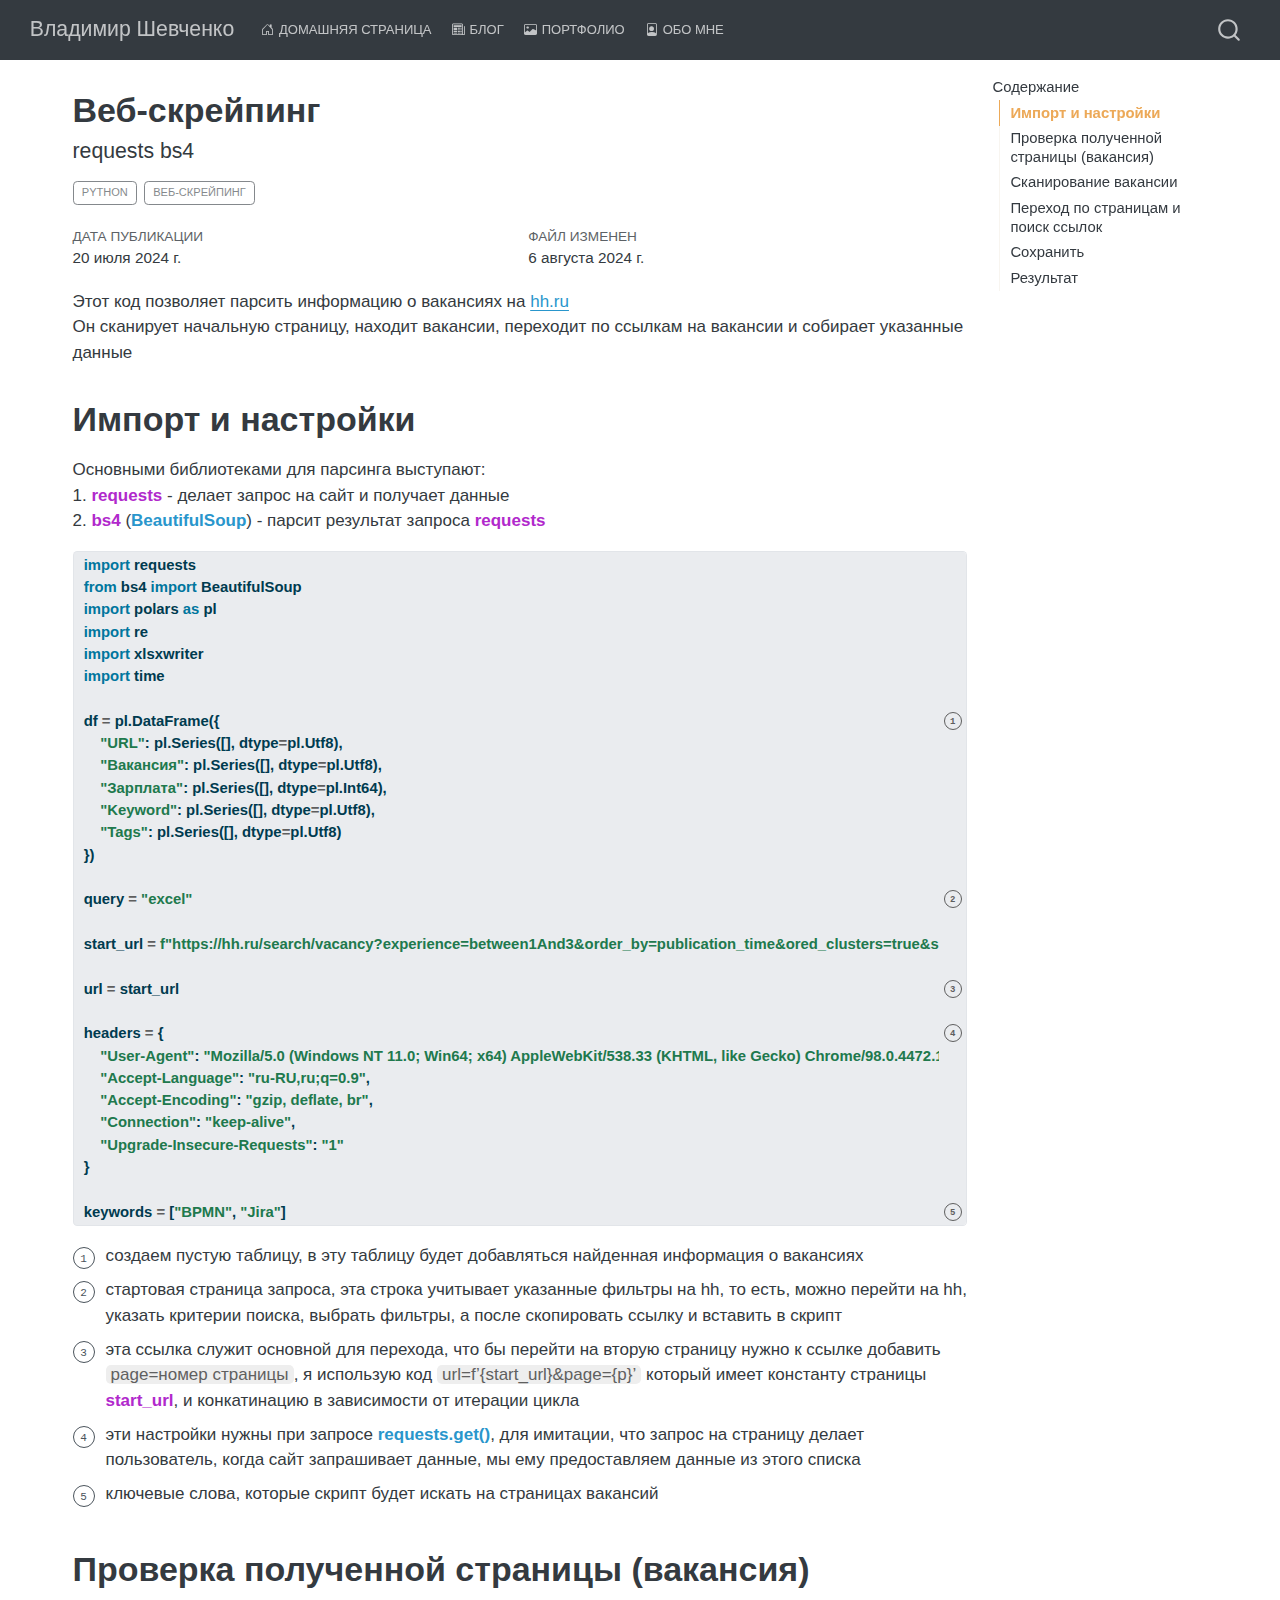
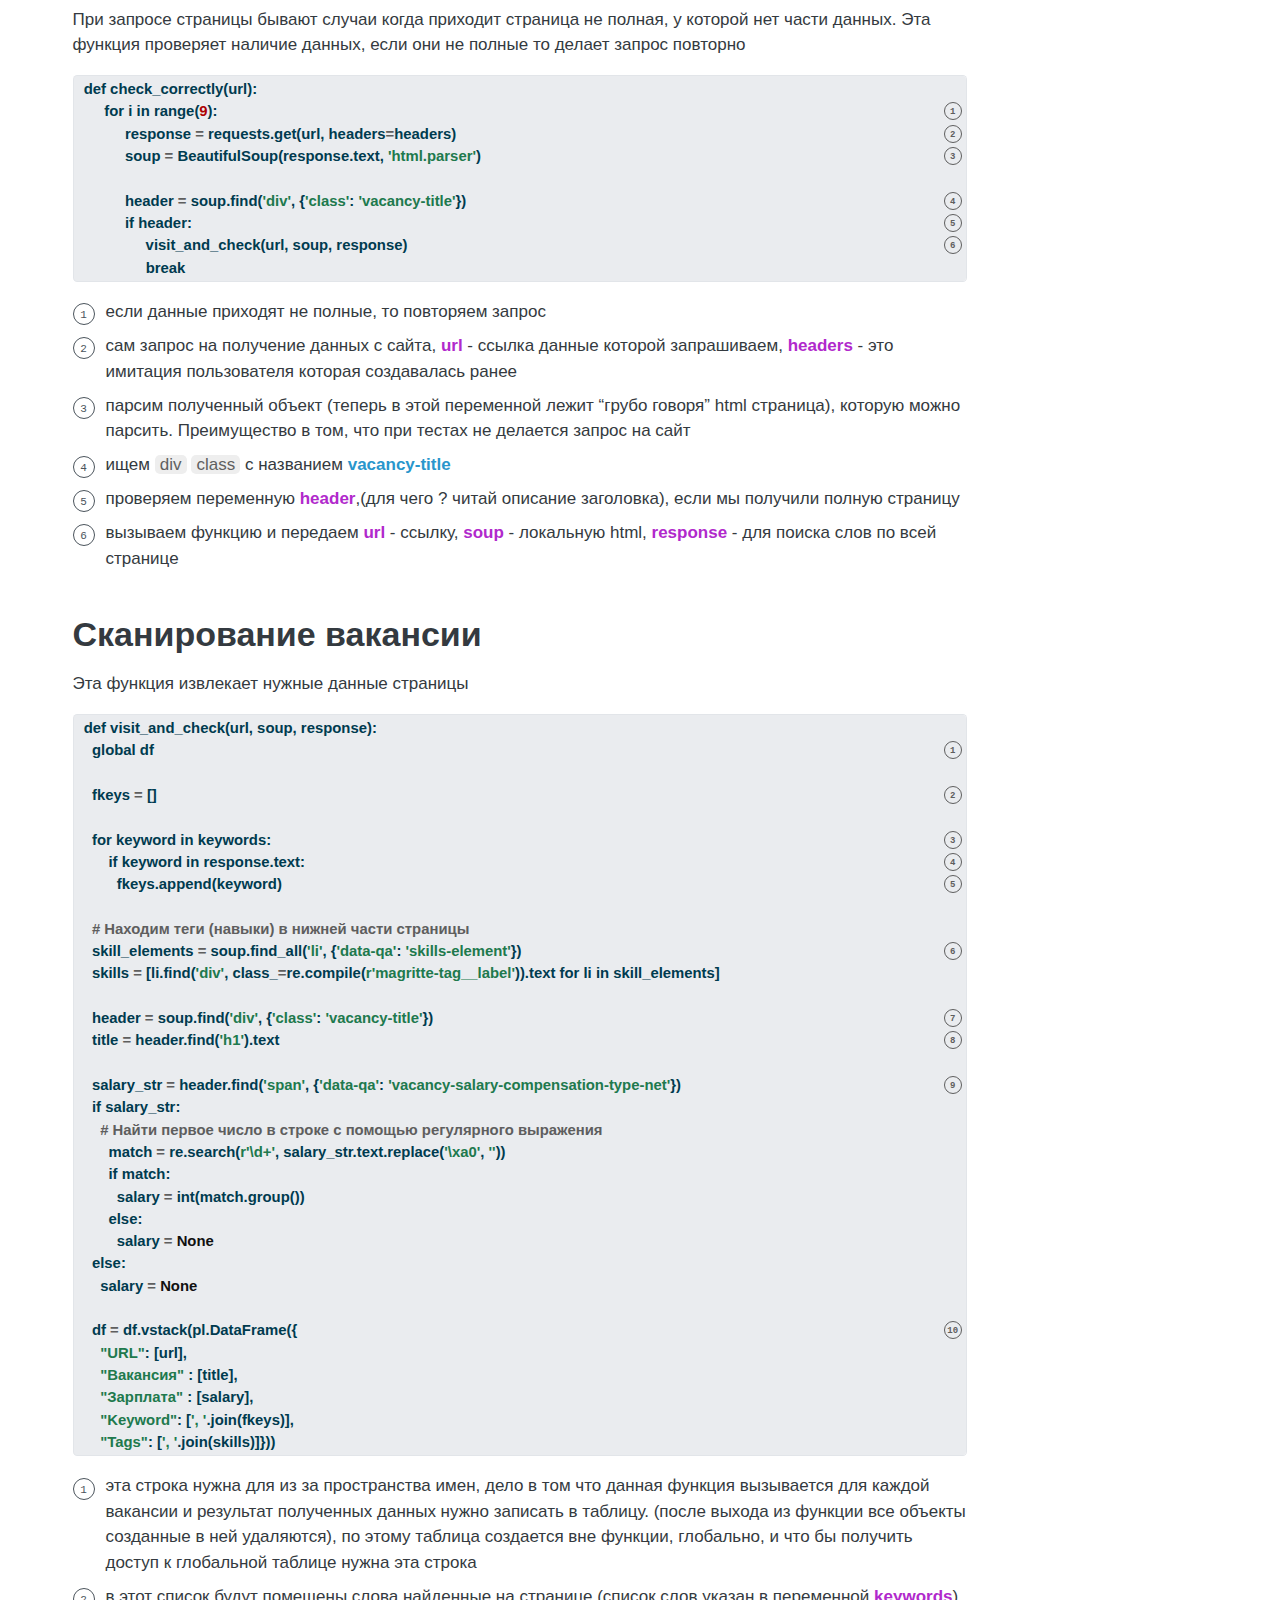
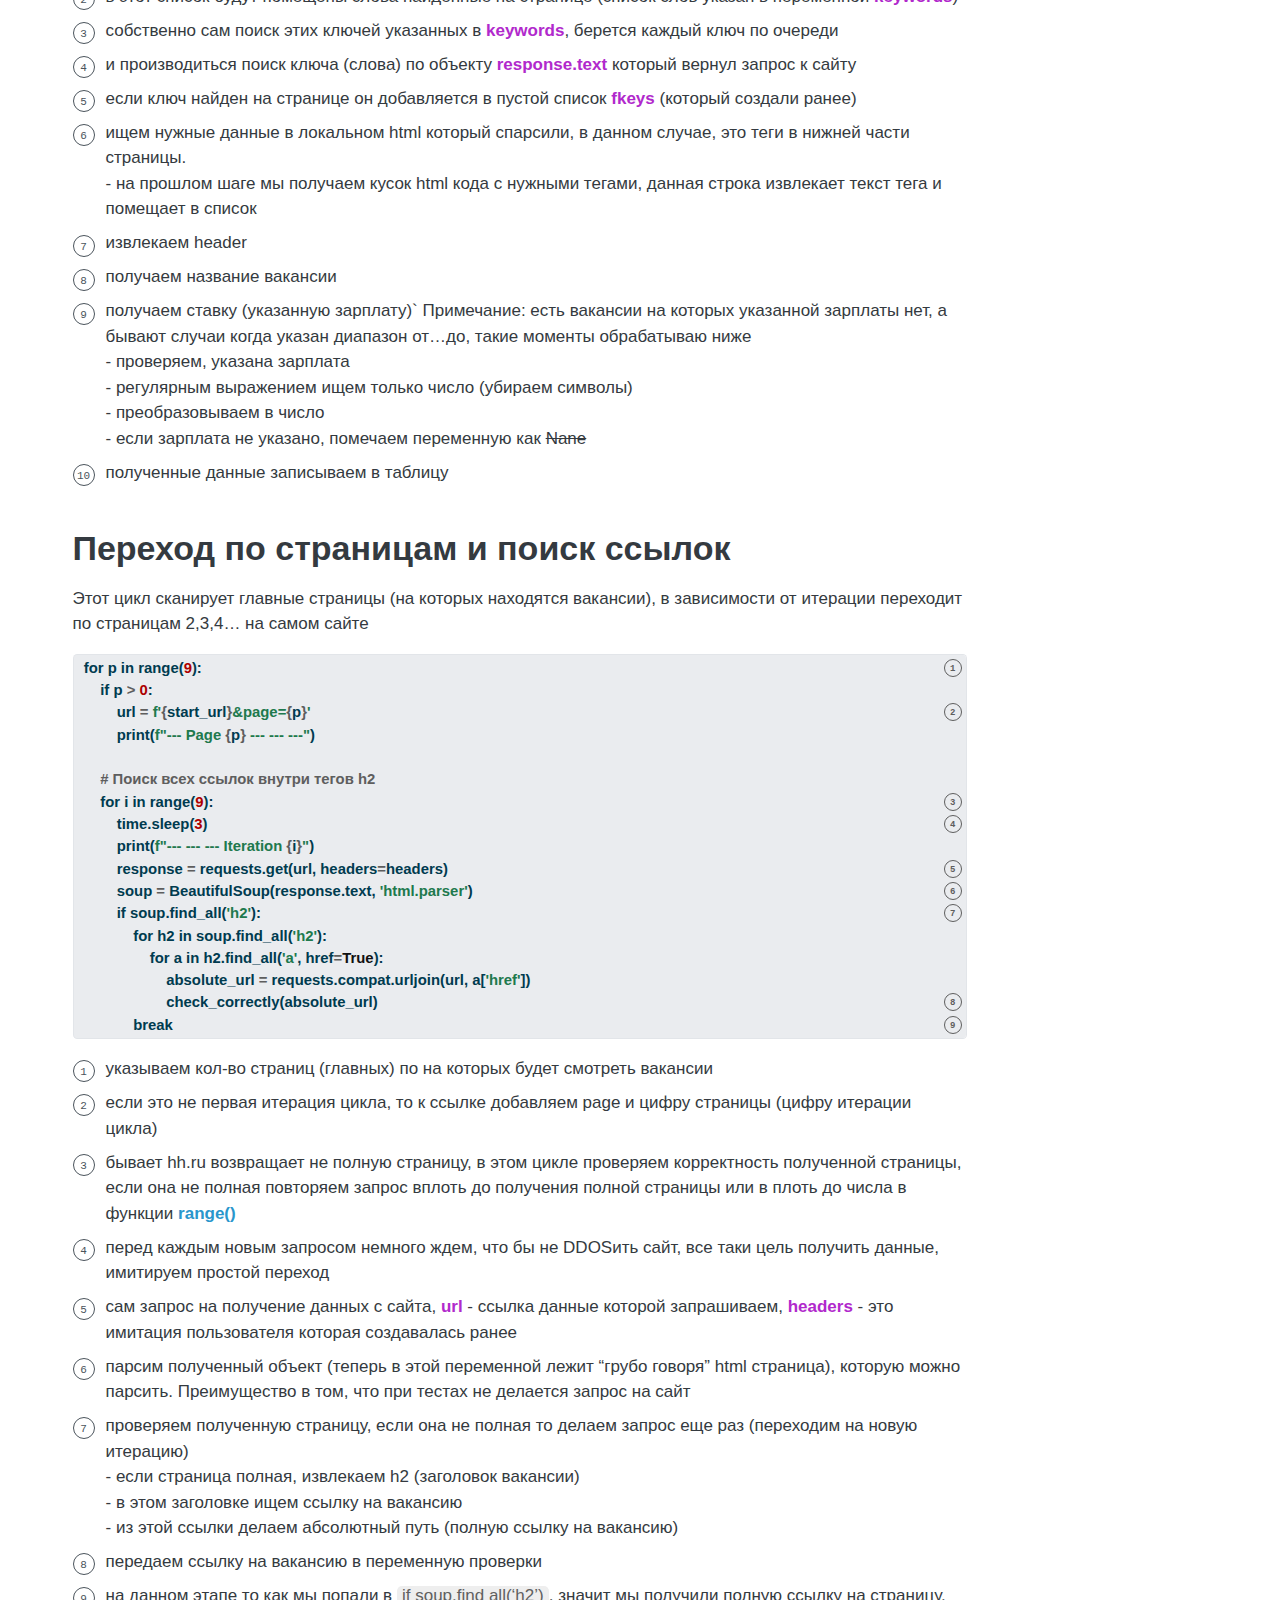
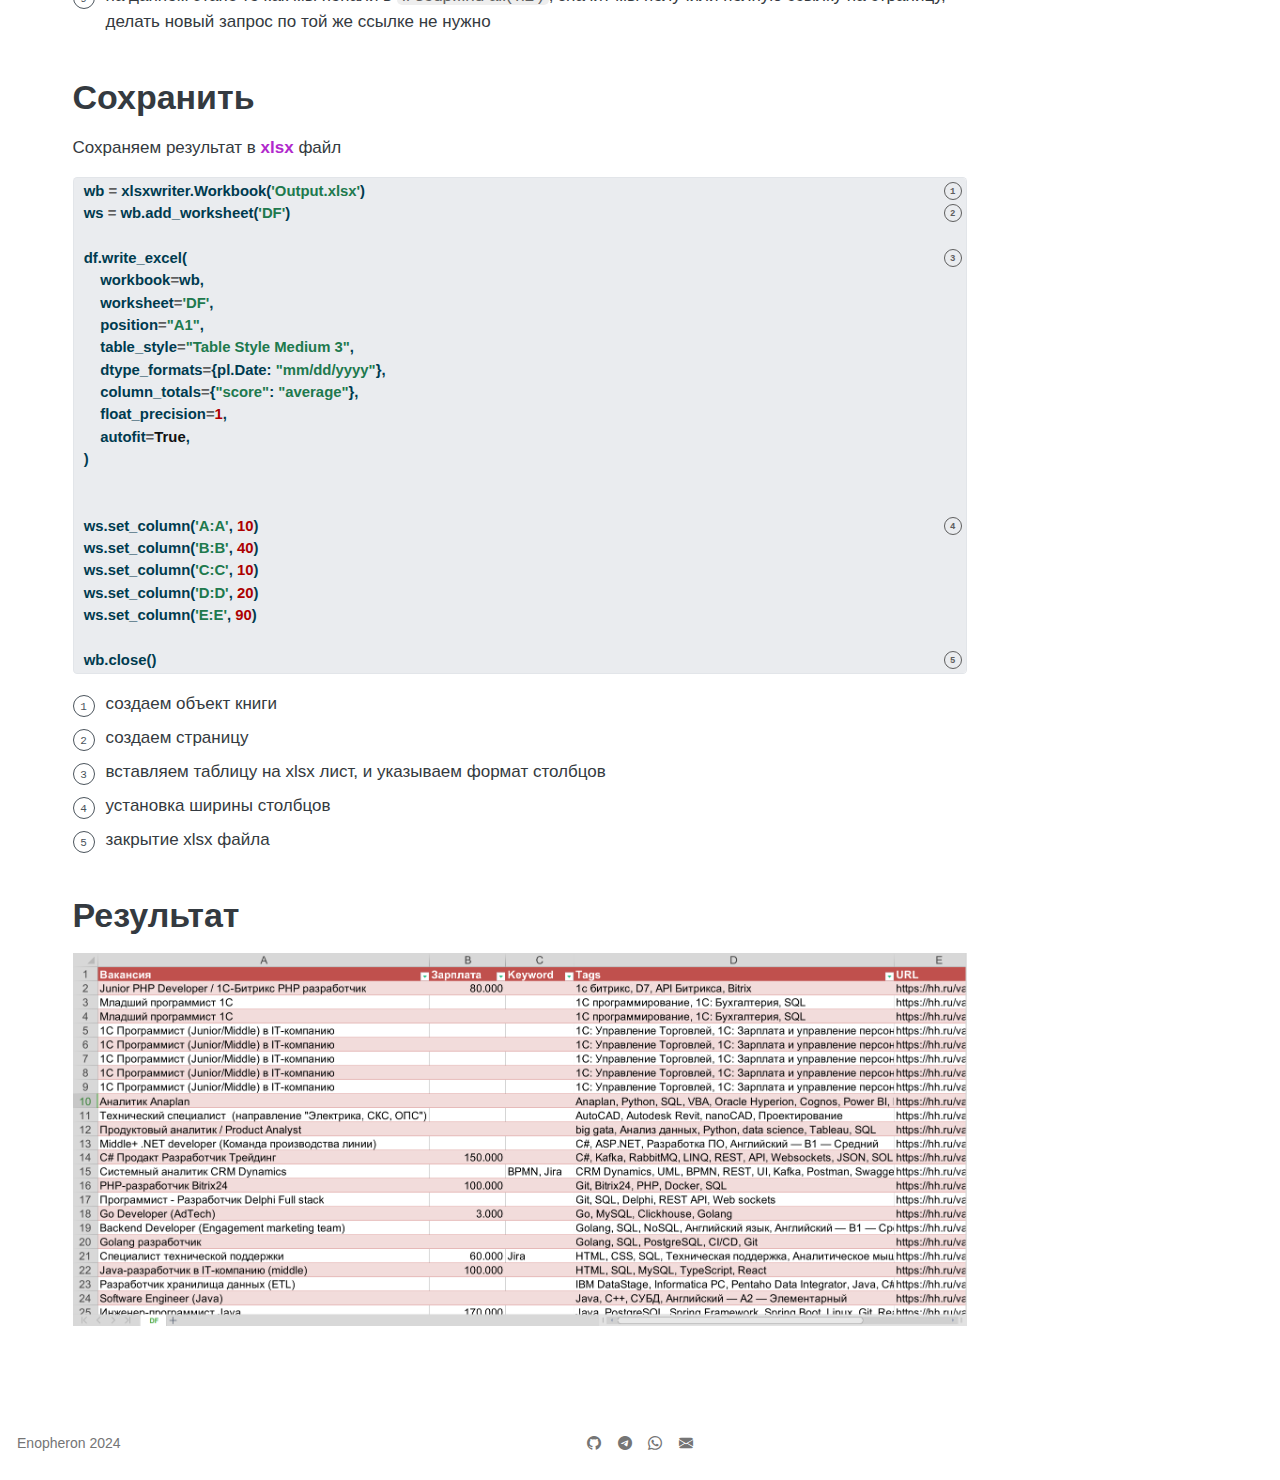
<file: content/portfolio/posts/p5.html>
<!DOCTYPE html>
<html xmlns="http://www.w3.org/1999/xhtml" lang="ru" xml:lang="ru"><head>

<meta charset="utf-8">
<meta name="generator" content="quarto-1.4.554">

<meta name="viewport" content="width=device-width, initial-scale=1.0, user-scalable=yes">


<title>Владимир Шевченко - Веб-скрейпинг</title>
<style>
code{white-space: pre-wrap;}
span.smallcaps{font-variant: small-caps;}
div.columns{display: flex; gap: min(4vw, 1.5em);}
div.column{flex: auto; overflow-x: auto;}
div.hanging-indent{margin-left: 1.5em; text-indent: -1.5em;}
ul.task-list{list-style: none;}
ul.task-list li input[type="checkbox"] {
  width: 0.8em;
  margin: 0 0.8em 0.2em -1em; /* quarto-specific, see https://github.com/quarto-dev/quarto-cli/issues/4556 */ 
  vertical-align: middle;
}
/* CSS for syntax highlighting */
pre > code.sourceCode { white-space: pre; position: relative; }
pre > code.sourceCode > span { line-height: 1.25; }
pre > code.sourceCode > span:empty { height: 1.2em; }
.sourceCode { overflow: visible; }
code.sourceCode > span { color: inherit; text-decoration: inherit; }
div.sourceCode { margin: 1em 0; }
pre.sourceCode { margin: 0; }
@media screen {
div.sourceCode { overflow: auto; }
}
@media print {
pre > code.sourceCode { white-space: pre-wrap; }
pre > code.sourceCode > span { text-indent: -5em; padding-left: 5em; }
}
pre.numberSource code
  { counter-reset: source-line 0; }
pre.numberSource code > span
  { position: relative; left: -4em; counter-increment: source-line; }
pre.numberSource code > span > a:first-child::before
  { content: counter(source-line);
    position: relative; left: -1em; text-align: right; vertical-align: baseline;
    border: none; display: inline-block;
    -webkit-touch-callout: none; -webkit-user-select: none;
    -khtml-user-select: none; -moz-user-select: none;
    -ms-user-select: none; user-select: none;
    padding: 0 4px; width: 4em;
  }
pre.numberSource { margin-left: 3em;  padding-left: 4px; }
div.sourceCode
  {   }
@media screen {
pre > code.sourceCode > span > a:first-child::before { text-decoration: underline; }
}
</style>


<script src="../../../site_libs/quarto-nav/quarto-nav.js"></script>
<script src="../../../site_libs/quarto-nav/headroom.min.js"></script>
<script src="../../../site_libs/clipboard/clipboard.min.js"></script>
<script src="../../../site_libs/quarto-search/autocomplete.umd.js"></script>
<script src="../../../site_libs/quarto-search/fuse.min.js"></script>
<script src="../../../site_libs/quarto-search/quarto-search.js"></script>
<meta name="quarto:offset" content="../../../">
<link href="../../../assets/images/icons/favicon.ico" rel="icon">
<script src="../../../site_libs/quarto-html/quarto.js"></script>
<script src="../../../site_libs/quarto-html/popper.min.js"></script>
<script src="../../../site_libs/quarto-html/tippy.umd.min.js"></script>
<script src="../../../site_libs/quarto-html/anchor.min.js"></script>
<link href="../../../site_libs/quarto-html/tippy.css" rel="stylesheet">
<link href="../../../site_libs/quarto-html/quarto-syntax-highlighting.css" rel="stylesheet" id="quarto-text-highlighting-styles">
<script src="../../../site_libs/bootstrap/bootstrap.min.js"></script>
<link href="../../../site_libs/bootstrap/bootstrap-icons.css" rel="stylesheet">
<link href="../../../site_libs/bootstrap/bootstrap.min.css" rel="stylesheet" id="quarto-bootstrap" data-mode="light">
<script id="quarto-search-options" type="application/json">{
  "location": "navbar",
  "copy-button": false,
  "collapse-after": 3,
  "panel-placement": "end",
  "type": "overlay",
  "limit": 50,
  "keyboard-shortcut": [
    "f",
    "/",
    "s"
  ],
  "show-item-context": false,
  "language": {
    "search-no-results-text": "Поиск не дал результатов",
    "search-matching-documents-text": "Результаты поиска",
    "search-copy-link-title": "Скопировать ссылку",
    "search-hide-matches-text": "Скрыть дополнительные результаты",
    "search-more-match-text": "дополнительный результат в этом документе",
    "search-more-matches-text": "дополнительных результата(-ов) в этом документе",
    "search-clear-button-title": "Очистить",
    "search-text-placeholder": "",
    "search-detached-cancel-button-title": "Отменить",
    "search-submit-button-title": "Найти",
    "search-label": "Поиск"
  }
}</script>
<style>html{ scroll-behavior: smooth; }</style>


<link rel="stylesheet" href="../../../styles.css">
</head>

<body class="nav-fixed">

<div id="quarto-search-results"></div>
  <header id="quarto-header" class="headroom fixed-top">
    <nav class="navbar navbar-expand-lg " data-bs-theme="dark">
      <div class="navbar-container container-fluid">
      <div class="navbar-brand-container mx-auto">
    <a class="navbar-brand" href="../../../index.html">
    <span class="navbar-title">Владимир Шевченко</span>
    </a>
  </div>
            <div id="quarto-search" class="" title="Поиск"></div>
          <button class="navbar-toggler" type="button" data-bs-toggle="collapse" data-bs-target="#navbarCollapse" aria-controls="navbarCollapse" aria-expanded="false" aria-label="Переключить навигацию" onclick="if (window.quartoToggleHeadroom) { window.quartoToggleHeadroom(); }">
  <span class="navbar-toggler-icon"></span>
</button>
          <div class="collapse navbar-collapse" id="navbarCollapse">
            <ul class="navbar-nav navbar-nav-scroll me-auto">
  <li class="nav-item">
    <a class="nav-link" href="../../../index.html"> <i class="bi bi-house-door" role="img">
</i> 
<span class="menu-text">Домашняя страница</span></a>
  </li>  
  <li class="nav-item">
    <a class="nav-link" href="../../../content/blog/index.html"> <i class="bi bi-newspaper" role="img">
</i> 
<span class="menu-text">Блог</span></a>
  </li>  
  <li class="nav-item">
    <a class="nav-link" href="../../../content/portfolio/index.html"> <i class="bi bi-image" role="img">
</i> 
<span class="menu-text">Портфолио</span></a>
  </li>  
  <li class="nav-item">
    <a class="nav-link" href="../../../about.html"> <i class="bi bi-file-person" role="img">
</i> 
<span class="menu-text">Обо мне</span></a>
  </li>  
</ul>
          </div> <!-- /navcollapse -->
          <div class="quarto-navbar-tools">
</div>
      </div> <!-- /container-fluid -->
    </nav>
</header>
<!-- content -->
<div id="quarto-content" class="quarto-container page-columns page-rows-contents page-layout-full page-navbar">
<!-- sidebar -->
<!-- margin-sidebar -->
    <div id="quarto-margin-sidebar" class="sidebar margin-sidebar">
        <nav id="TOC" role="doc-toc" class="toc-active">
    <h2 id="toc-title">Содержание</h2>
   
  <ul>
  <li><a href="#импорт-и-настройки" id="toc-импорт-и-настройки" class="nav-link active" data-scroll-target="#импорт-и-настройки">Импорт и настройки</a></li>
  <li><a href="#проверка-полученной-страницы-вакансия" id="toc-проверка-полученной-страницы-вакансия" class="nav-link" data-scroll-target="#проверка-полученной-страницы-вакансия">Проверка полученной страницы (вакансия)</a></li>
  <li><a href="#сканирование-вакансии" id="toc-сканирование-вакансии" class="nav-link" data-scroll-target="#сканирование-вакансии">Сканирование вакансии</a></li>
  <li><a href="#переход-по-страницам-и-поиск-ссылок" id="toc-переход-по-страницам-и-поиск-ссылок" class="nav-link" data-scroll-target="#переход-по-страницам-и-поиск-ссылок">Переход по страницам и поиск ссылок</a></li>
  <li><a href="#сохранить" id="toc-сохранить" class="nav-link" data-scroll-target="#сохранить">Сохранить</a></li>
  <li><a href="#результат" id="toc-результат" class="nav-link" data-scroll-target="#результат">Результат</a></li>
  </ul>
</nav>
    </div>
<!-- main -->
<main class="content column-page-left" id="quarto-document-content">

<header id="title-block-header" class="quarto-title-block default">
<div class="quarto-title">
<h1 class="title">Веб-скрейпинг</h1>
<p class="subtitle lead">requests bs4</p>
  <div class="quarto-categories">
    <div class="quarto-category">Python</div>
    <div class="quarto-category">Веб-скрейпинг</div>
  </div>
  </div>



<div class="quarto-title-meta column-page-left">

    
    <div>
    <div class="quarto-title-meta-heading">Дата публикации</div>
    <div class="quarto-title-meta-contents">
      <p class="date">20 июля 2024 г.</p>
    </div>
  </div>
  
    <div>
    <div class="quarto-title-meta-heading">Файл изменен</div>
    <div class="quarto-title-meta-contents">
      <p class="date-modified">6 августа 2024 г.</p>
    </div>
  </div>
    
  </div>
  


</header>


<p>Этот код позволяет парсить информацию о вакансиях на <a href="https://hh.ru/">hh.ru</a><br> Он сканирует начальную страницу, находит вакансии, переходит по ссылкам на вакансии и собирает указанные данные</p>
<section id="импорт-и-настройки" class="level1">
<h1>Импорт и настройки</h1>
<p>Основными библиотеками для парсинга выступают:<br> 1. <em>requests</em> - делает запрос на сайт и получает данные<br> 2. <em>bs4</em> (<strong>BeautifulSoup</strong>) - парсит результат запроса <em>requests</em></p>
<div id="9bb92a68" class="cell" data-execution_count="1">
<div class="sourceCode cell-code" id="annotated-cell-1"><pre class="sourceCode python code-annotation-code code-with-copy code-annotated"><code class="sourceCode python"><span id="annotated-cell-1-1"><a href="#annotated-cell-1-1" aria-hidden="true" tabindex="-1"></a><span class="im">import</span> requests</span>
<span id="annotated-cell-1-2"><a href="#annotated-cell-1-2" aria-hidden="true" tabindex="-1"></a><span class="im">from</span> bs4 <span class="im">import</span> BeautifulSoup</span>
<span id="annotated-cell-1-3"><a href="#annotated-cell-1-3" aria-hidden="true" tabindex="-1"></a><span class="im">import</span> polars <span class="im">as</span> pl</span>
<span id="annotated-cell-1-4"><a href="#annotated-cell-1-4" aria-hidden="true" tabindex="-1"></a><span class="im">import</span> re</span>
<span id="annotated-cell-1-5"><a href="#annotated-cell-1-5" aria-hidden="true" tabindex="-1"></a><span class="im">import</span> xlsxwriter</span>
<span id="annotated-cell-1-6"><a href="#annotated-cell-1-6" aria-hidden="true" tabindex="-1"></a><span class="im">import</span> time</span>
<span id="annotated-cell-1-7"><a href="#annotated-cell-1-7" aria-hidden="true" tabindex="-1"></a></span>
<a class="code-annotation-anchor" data-target-cell="annotated-cell-1" data-target-annotation="1" onclick="event.preventDefault();">1</a><span id="annotated-cell-1-8" class="code-annotation-target"><a href="#annotated-cell-1-8" aria-hidden="true" tabindex="-1"></a>df <span class="op">=</span> pl.DataFrame({</span>
<span id="annotated-cell-1-9"><a href="#annotated-cell-1-9" aria-hidden="true" tabindex="-1"></a>    <span class="st">"URL"</span>: pl.Series([], dtype<span class="op">=</span>pl.Utf8),</span>
<span id="annotated-cell-1-10"><a href="#annotated-cell-1-10" aria-hidden="true" tabindex="-1"></a>    <span class="st">"Вакансия"</span>: pl.Series([], dtype<span class="op">=</span>pl.Utf8),</span>
<span id="annotated-cell-1-11"><a href="#annotated-cell-1-11" aria-hidden="true" tabindex="-1"></a>    <span class="st">"Зарплата"</span>: pl.Series([], dtype<span class="op">=</span>pl.Int64),</span>
<span id="annotated-cell-1-12"><a href="#annotated-cell-1-12" aria-hidden="true" tabindex="-1"></a>    <span class="st">"Keyword"</span>: pl.Series([], dtype<span class="op">=</span>pl.Utf8),</span>
<span id="annotated-cell-1-13"><a href="#annotated-cell-1-13" aria-hidden="true" tabindex="-1"></a>    <span class="st">"Tags"</span>: pl.Series([], dtype<span class="op">=</span>pl.Utf8)</span>
<span id="annotated-cell-1-14"><a href="#annotated-cell-1-14" aria-hidden="true" tabindex="-1"></a>})</span>
<span id="annotated-cell-1-15"><a href="#annotated-cell-1-15" aria-hidden="true" tabindex="-1"></a></span>
<a class="code-annotation-anchor" data-target-cell="annotated-cell-1" data-target-annotation="2" onclick="event.preventDefault();">2</a><span id="annotated-cell-1-16" class="code-annotation-target"><a href="#annotated-cell-1-16" aria-hidden="true" tabindex="-1"></a>query <span class="op">=</span> <span class="st">"excel"</span></span>
<span id="annotated-cell-1-17"><a href="#annotated-cell-1-17" aria-hidden="true" tabindex="-1"></a></span>
<span id="annotated-cell-1-18"><a href="#annotated-cell-1-18" aria-hidden="true" tabindex="-1"></a>start_url <span class="op">=</span> <span class="ss">f"https://hh.ru/search/vacancy?experience=between1And3&amp;order_by=publication_time&amp;ored_clusters=true&amp;schedule=remote&amp;text=</span><span class="sc">{</span>query<span class="sc">}</span><span class="ss">&amp;search_period=7"</span></span>
<span id="annotated-cell-1-19"><a href="#annotated-cell-1-19" aria-hidden="true" tabindex="-1"></a></span>
<a class="code-annotation-anchor" data-target-cell="annotated-cell-1" data-target-annotation="3" onclick="event.preventDefault();">3</a><span id="annotated-cell-1-20" class="code-annotation-target"><a href="#annotated-cell-1-20" aria-hidden="true" tabindex="-1"></a>url <span class="op">=</span> start_url</span>
<span id="annotated-cell-1-21"><a href="#annotated-cell-1-21" aria-hidden="true" tabindex="-1"></a></span>
<a class="code-annotation-anchor" data-target-cell="annotated-cell-1" data-target-annotation="4" onclick="event.preventDefault();">4</a><span id="annotated-cell-1-22" class="code-annotation-target"><a href="#annotated-cell-1-22" aria-hidden="true" tabindex="-1"></a>headers <span class="op">=</span> {</span>
<span id="annotated-cell-1-23"><a href="#annotated-cell-1-23" aria-hidden="true" tabindex="-1"></a>    <span class="st">"User-Agent"</span>: <span class="st">"Mozilla/5.0 (Windows NT 11.0; Win64; x64) AppleWebKit/538.33 (KHTML, like Gecko) Chrome/98.0.4472.124 Safari/537.36"</span>,</span>
<span id="annotated-cell-1-24"><a href="#annotated-cell-1-24" aria-hidden="true" tabindex="-1"></a>    <span class="st">"Accept-Language"</span>: <span class="st">"ru-RU,ru;q=0.9"</span>,</span>
<span id="annotated-cell-1-25"><a href="#annotated-cell-1-25" aria-hidden="true" tabindex="-1"></a>    <span class="st">"Accept-Encoding"</span>: <span class="st">"gzip, deflate, br"</span>,</span>
<span id="annotated-cell-1-26"><a href="#annotated-cell-1-26" aria-hidden="true" tabindex="-1"></a>    <span class="st">"Connection"</span>: <span class="st">"keep-alive"</span>,</span>
<span id="annotated-cell-1-27"><a href="#annotated-cell-1-27" aria-hidden="true" tabindex="-1"></a>    <span class="st">"Upgrade-Insecure-Requests"</span>: <span class="st">"1"</span></span>
<span id="annotated-cell-1-28"><a href="#annotated-cell-1-28" aria-hidden="true" tabindex="-1"></a>}</span>
<span id="annotated-cell-1-29"><a href="#annotated-cell-1-29" aria-hidden="true" tabindex="-1"></a></span>
<a class="code-annotation-anchor" data-target-cell="annotated-cell-1" data-target-annotation="5" onclick="event.preventDefault();">5</a><span id="annotated-cell-1-30" class="code-annotation-target"><a href="#annotated-cell-1-30" aria-hidden="true" tabindex="-1"></a>keywords <span class="op">=</span> [<span class="st">"BPMN"</span>, <span class="st">"Jira"</span>]</span><div class="code-annotation-gutter-bg"></div><div class="code-annotation-gutter"></div></code><button title="Скопировать текст" class="code-copy-button"><i class="bi"></i></button></pre></div>
<div class="cell-annotation">
<dl class="code-annotation-container-grid">
<dt data-target-cell="annotated-cell-1" data-target-annotation="1">1</dt>
<dd>
<span data-code-cell="annotated-cell-1" data-code-lines="8,9,10,11,12,13,14" data-code-annotation="1">создаем пустую таблицу, в эту таблицу будет добавляться найденная информация о вакансиях</span>
</dd>
<dt data-target-cell="annotated-cell-1" data-target-annotation="2">2</dt>
<dd>
<span data-code-cell="annotated-cell-1" data-code-lines="16,18" data-code-annotation="2">стартовая страница запроса, эта строка учитывает указанные фильтры на hh, то есть, можно перейти на hh, указать критерии поиска, выбрать фильтры, а после скопировать ссылку и вставить в скрипт</span>
</dd>
<dt data-target-cell="annotated-cell-1" data-target-annotation="3">3</dt>
<dd>
<span data-code-cell="annotated-cell-1" data-code-lines="20" data-code-annotation="3">эта ссылка служит основной для перехода, что бы перейти на вторую страницу нужно к ссылке добавить <strong><em>page=номер страницы</em></strong>, я использую код <strong><em>url=f’{start_url}&amp;page={p}’</em></strong> который имеет константу страницы <em>start_url</em>, и конкатинацию в зависимости от итерации цикла</span>
</dd>
<dt data-target-cell="annotated-cell-1" data-target-annotation="4">4</dt>
<dd>
<span data-code-cell="annotated-cell-1" data-code-lines="22" data-code-annotation="4">эти настройки нужны при запросе <strong>requests.get()</strong>, для имитации, что запрос на страницу делает пользователь, когда сайт запрашивает данные, мы ему предоставляем данные из этого списка</span>
</dd>
<dt data-target-cell="annotated-cell-1" data-target-annotation="5">5</dt>
<dd>
<span data-code-cell="annotated-cell-1" data-code-lines="30" data-code-annotation="5">ключевые слова, которые скрипт будет искать на страницах вакансий</span>
</dd>
</dl>
</div>
</div>
</section>
<section id="проверка-полученной-страницы-вакансия" class="level1">
<h1>Проверка полученной страницы (вакансия)</h1>
<p>При запросе страницы бывают случаи когда приходит страница не полная, у которой нет части данных. Эта функция проверяет наличие данных, если они не полные то делает запрос повторно</p>
<div id="83ea13a2" class="cell" data-execution_count="2">
<div class="sourceCode cell-code" id="annotated-cell-2"><pre class="sourceCode python code-annotation-code code-with-copy code-annotated"><code class="sourceCode python"><span id="annotated-cell-2-1"><a href="#annotated-cell-2-1" aria-hidden="true" tabindex="-1"></a><span class="kw">def</span> check_correctly(url):</span>
<a class="code-annotation-anchor" data-target-cell="annotated-cell-2" data-target-annotation="1" onclick="event.preventDefault();">1</a><span id="annotated-cell-2-2" class="code-annotation-target"><a href="#annotated-cell-2-2" aria-hidden="true" tabindex="-1"></a>     <span class="cf">for</span> i <span class="kw">in</span> <span class="bu">range</span>(<span class="dv">9</span>):</span>
<a class="code-annotation-anchor" data-target-cell="annotated-cell-2" data-target-annotation="2" onclick="event.preventDefault();">2</a><span id="annotated-cell-2-3" class="code-annotation-target"><a href="#annotated-cell-2-3" aria-hidden="true" tabindex="-1"></a>          response <span class="op">=</span> requests.get(url, headers<span class="op">=</span>headers)</span>
<a class="code-annotation-anchor" data-target-cell="annotated-cell-2" data-target-annotation="3" onclick="event.preventDefault();">3</a><span id="annotated-cell-2-4" class="code-annotation-target"><a href="#annotated-cell-2-4" aria-hidden="true" tabindex="-1"></a>          soup <span class="op">=</span> BeautifulSoup(response.text, <span class="st">'html.parser'</span>)</span>
<span id="annotated-cell-2-5"><a href="#annotated-cell-2-5" aria-hidden="true" tabindex="-1"></a></span>
<a class="code-annotation-anchor" data-target-cell="annotated-cell-2" data-target-annotation="4" onclick="event.preventDefault();">4</a><span id="annotated-cell-2-6" class="code-annotation-target"><a href="#annotated-cell-2-6" aria-hidden="true" tabindex="-1"></a>          header <span class="op">=</span> soup.find(<span class="st">'div'</span>, {<span class="st">'class'</span>: <span class="st">'vacancy-title'</span>})</span>
<a class="code-annotation-anchor" data-target-cell="annotated-cell-2" data-target-annotation="5" onclick="event.preventDefault();">5</a><span id="annotated-cell-2-7" class="code-annotation-target"><a href="#annotated-cell-2-7" aria-hidden="true" tabindex="-1"></a>          <span class="cf">if</span> header:</span>
<a class="code-annotation-anchor" data-target-cell="annotated-cell-2" data-target-annotation="6" onclick="event.preventDefault();">6</a><span id="annotated-cell-2-8" class="code-annotation-target"><a href="#annotated-cell-2-8" aria-hidden="true" tabindex="-1"></a>               visit_and_check(url, soup, response)</span>
<span id="annotated-cell-2-9"><a href="#annotated-cell-2-9" aria-hidden="true" tabindex="-1"></a>               <span class="cf">break</span></span><div class="code-annotation-gutter-bg"></div><div class="code-annotation-gutter"></div></code><button title="Скопировать текст" class="code-copy-button"><i class="bi"></i></button></pre></div>
<div class="cell-annotation">
<dl class="code-annotation-container-grid">
<dt data-target-cell="annotated-cell-2" data-target-annotation="1">1</dt>
<dd>
<span data-code-cell="annotated-cell-2" data-code-lines="2" data-code-annotation="1">если данные приходят не полные, то повторяем запрос</span>
</dd>
<dt data-target-cell="annotated-cell-2" data-target-annotation="2">2</dt>
<dd>
<span data-code-cell="annotated-cell-2" data-code-lines="3" data-code-annotation="2">сам запрос на получение данных с сайта, <em>url</em> - ссылка данные которой запрашиваем, <em>headers</em> - это имитация пользователя которая создавалась ранее</span>
</dd>
<dt data-target-cell="annotated-cell-2" data-target-annotation="3">3</dt>
<dd>
<span data-code-cell="annotated-cell-2" data-code-lines="4" data-code-annotation="3">парсим полученный объект (теперь в этой переменной лежит “грубо говоря” html страница), которую можно парсить. Преимущество в том, что при тестах не делается запрос на сайт</span>
</dd>
<dt data-target-cell="annotated-cell-2" data-target-annotation="4">4</dt>
<dd>
<span data-code-cell="annotated-cell-2" data-code-lines="6" data-code-annotation="4">ищем <strong><em>div</em></strong> <strong><em>class</em></strong> с названием <strong>vacancy-title</strong></span>
</dd>
<dt data-target-cell="annotated-cell-2" data-target-annotation="5">5</dt>
<dd>
<span data-code-cell="annotated-cell-2" data-code-lines="7" data-code-annotation="5">проверяем переменную <em>header</em>,(для чего ? читай описание заголовка), если мы получили полную страницу</span>
</dd>
<dt data-target-cell="annotated-cell-2" data-target-annotation="6">6</dt>
<dd>
<span data-code-cell="annotated-cell-2" data-code-lines="8" data-code-annotation="6">вызываем функцию и передаем <em>url</em> - ссылку, <em>soup</em> - локальную html, <em>response</em> - для поиска слов по всей странице</span>
</dd>
</dl>
</div>
</div>
</section>
<section id="сканирование-вакансии" class="level1">
<h1>Сканирование вакансии</h1>
<p>Эта функция извлекает нужные данные страницы</p>
<div id="0fd6662f" class="cell" data-execution_count="3">
<div class="sourceCode cell-code" id="annotated-cell-3"><pre class="sourceCode python code-annotation-code code-with-copy code-annotated"><code class="sourceCode python"><span id="annotated-cell-3-1"><a href="#annotated-cell-3-1" aria-hidden="true" tabindex="-1"></a><span class="kw">def</span> visit_and_check(url, soup, response):</span>
<a class="code-annotation-anchor" data-target-cell="annotated-cell-3" data-target-annotation="1" onclick="event.preventDefault();">1</a><span id="annotated-cell-3-2" class="code-annotation-target"><a href="#annotated-cell-3-2" aria-hidden="true" tabindex="-1"></a>  <span class="kw">global</span> df</span>
<span id="annotated-cell-3-3"><a href="#annotated-cell-3-3" aria-hidden="true" tabindex="-1"></a></span>
<a class="code-annotation-anchor" data-target-cell="annotated-cell-3" data-target-annotation="2" onclick="event.preventDefault();">2</a><span id="annotated-cell-3-4" class="code-annotation-target"><a href="#annotated-cell-3-4" aria-hidden="true" tabindex="-1"></a>  fkeys <span class="op">=</span> []</span>
<span id="annotated-cell-3-5"><a href="#annotated-cell-3-5" aria-hidden="true" tabindex="-1"></a></span>
<a class="code-annotation-anchor" data-target-cell="annotated-cell-3" data-target-annotation="3" onclick="event.preventDefault();">3</a><span id="annotated-cell-3-6" class="code-annotation-target"><a href="#annotated-cell-3-6" aria-hidden="true" tabindex="-1"></a>  <span class="cf">for</span> keyword <span class="kw">in</span> keywords:</span>
<a class="code-annotation-anchor" data-target-cell="annotated-cell-3" data-target-annotation="4" onclick="event.preventDefault();">4</a><span id="annotated-cell-3-7" class="code-annotation-target"><a href="#annotated-cell-3-7" aria-hidden="true" tabindex="-1"></a>      <span class="cf">if</span> keyword <span class="kw">in</span> response.text:</span>
<a class="code-annotation-anchor" data-target-cell="annotated-cell-3" data-target-annotation="5" onclick="event.preventDefault();">5</a><span id="annotated-cell-3-8" class="code-annotation-target"><a href="#annotated-cell-3-8" aria-hidden="true" tabindex="-1"></a>        fkeys.append(keyword)</span>
<span id="annotated-cell-3-9"><a href="#annotated-cell-3-9" aria-hidden="true" tabindex="-1"></a></span>
<span id="annotated-cell-3-10"><a href="#annotated-cell-3-10" aria-hidden="true" tabindex="-1"></a>  <span class="co"># Находим теги (навыки) в нижней части страницы</span></span>
<a class="code-annotation-anchor" data-target-cell="annotated-cell-3" data-target-annotation="6" onclick="event.preventDefault();">6</a><span id="annotated-cell-3-11" class="code-annotation-target"><a href="#annotated-cell-3-11" aria-hidden="true" tabindex="-1"></a>  skill_elements <span class="op">=</span> soup.find_all(<span class="st">'li'</span>, {<span class="st">'data-qa'</span>: <span class="st">'skills-element'</span>})</span>
<span id="annotated-cell-3-12"><a href="#annotated-cell-3-12" aria-hidden="true" tabindex="-1"></a>  skills <span class="op">=</span> [li.find(<span class="st">'div'</span>, class_<span class="op">=</span>re.<span class="bu">compile</span>(<span class="vs">r'magritte-tag__label'</span>)).text <span class="cf">for</span> li <span class="kw">in</span> skill_elements]</span>
<span id="annotated-cell-3-13"><a href="#annotated-cell-3-13" aria-hidden="true" tabindex="-1"></a></span>
<a class="code-annotation-anchor" data-target-cell="annotated-cell-3" data-target-annotation="7" onclick="event.preventDefault();">7</a><span id="annotated-cell-3-14" class="code-annotation-target"><a href="#annotated-cell-3-14" aria-hidden="true" tabindex="-1"></a>  header <span class="op">=</span> soup.find(<span class="st">'div'</span>, {<span class="st">'class'</span>: <span class="st">'vacancy-title'</span>})</span>
<a class="code-annotation-anchor" data-target-cell="annotated-cell-3" data-target-annotation="8" onclick="event.preventDefault();">8</a><span id="annotated-cell-3-15" class="code-annotation-target"><a href="#annotated-cell-3-15" aria-hidden="true" tabindex="-1"></a>  title <span class="op">=</span> header.find(<span class="st">'h1'</span>).text</span>
<span id="annotated-cell-3-16"><a href="#annotated-cell-3-16" aria-hidden="true" tabindex="-1"></a></span>
<a class="code-annotation-anchor" data-target-cell="annotated-cell-3" data-target-annotation="9" onclick="event.preventDefault();">9</a><span id="annotated-cell-3-17" class="code-annotation-target"><a href="#annotated-cell-3-17" aria-hidden="true" tabindex="-1"></a>  salary_str <span class="op">=</span> header.find(<span class="st">'span'</span>, {<span class="st">'data-qa'</span>: <span class="st">'vacancy-salary-compensation-type-net'</span>})</span>
<span id="annotated-cell-3-18"><a href="#annotated-cell-3-18" aria-hidden="true" tabindex="-1"></a>  <span class="cf">if</span> salary_str:</span>
<span id="annotated-cell-3-19"><a href="#annotated-cell-3-19" aria-hidden="true" tabindex="-1"></a>    <span class="co"># Найти первое число в строке с помощью регулярного выражения</span></span>
<span id="annotated-cell-3-20"><a href="#annotated-cell-3-20" aria-hidden="true" tabindex="-1"></a>      match <span class="op">=</span> re.search(<span class="vs">r'\d+'</span>, salary_str.text.replace(<span class="st">'</span><span class="ch">\xa0</span><span class="st">'</span>, <span class="st">''</span>))</span>
<span id="annotated-cell-3-21"><a href="#annotated-cell-3-21" aria-hidden="true" tabindex="-1"></a>      <span class="cf">if</span> match:</span>
<span id="annotated-cell-3-22"><a href="#annotated-cell-3-22" aria-hidden="true" tabindex="-1"></a>        salary <span class="op">=</span> <span class="bu">int</span>(match.group())</span>
<span id="annotated-cell-3-23"><a href="#annotated-cell-3-23" aria-hidden="true" tabindex="-1"></a>      <span class="cf">else</span>:</span>
<span id="annotated-cell-3-24"><a href="#annotated-cell-3-24" aria-hidden="true" tabindex="-1"></a>        salary <span class="op">=</span> <span class="va">None</span></span>
<span id="annotated-cell-3-25"><a href="#annotated-cell-3-25" aria-hidden="true" tabindex="-1"></a>  <span class="cf">else</span>:</span>
<span id="annotated-cell-3-26"><a href="#annotated-cell-3-26" aria-hidden="true" tabindex="-1"></a>    salary <span class="op">=</span> <span class="va">None</span></span>
<span id="annotated-cell-3-27"><a href="#annotated-cell-3-27" aria-hidden="true" tabindex="-1"></a></span>
<a class="code-annotation-anchor" data-target-cell="annotated-cell-3" data-target-annotation="10" onclick="event.preventDefault();">10</a><span id="annotated-cell-3-28" class="code-annotation-target"><a href="#annotated-cell-3-28" aria-hidden="true" tabindex="-1"></a>  df <span class="op">=</span> df.vstack(pl.DataFrame({</span>
<span id="annotated-cell-3-29"><a href="#annotated-cell-3-29" aria-hidden="true" tabindex="-1"></a>    <span class="st">"URL"</span>: [url],</span>
<span id="annotated-cell-3-30"><a href="#annotated-cell-3-30" aria-hidden="true" tabindex="-1"></a>    <span class="st">"Вакансия"</span> : [title],</span>
<span id="annotated-cell-3-31"><a href="#annotated-cell-3-31" aria-hidden="true" tabindex="-1"></a>    <span class="st">"Зарплата"</span> : [salary],</span>
<span id="annotated-cell-3-32"><a href="#annotated-cell-3-32" aria-hidden="true" tabindex="-1"></a>    <span class="st">"Keyword"</span>: [<span class="st">', '</span>.join(fkeys)],</span>
<span id="annotated-cell-3-33"><a href="#annotated-cell-3-33" aria-hidden="true" tabindex="-1"></a>    <span class="st">"Tags"</span>: [<span class="st">', '</span>.join(skills)]}))</span><div class="code-annotation-gutter-bg"></div><div class="code-annotation-gutter"></div></code><button title="Скопировать текст" class="code-copy-button"><i class="bi"></i></button></pre></div>
<div class="cell-annotation">
<dl class="code-annotation-container-grid">
<dt data-target-cell="annotated-cell-3" data-target-annotation="1">1</dt>
<dd>
<span data-code-cell="annotated-cell-3" data-code-lines="2" data-code-annotation="1">эта строка нужна для из за пространства имен, дело в том что данная функция вызывается для каждой вакансии и результат полученных данных нужно записать в таблицу. (после выхода из функции все объекты созданные в ней удаляются), по этому таблица создается вне функции, глобально, и что бы получить доступ к глобальной таблице нужна эта строка</span>
</dd>
<dt data-target-cell="annotated-cell-3" data-target-annotation="2">2</dt>
<dd>
<span data-code-cell="annotated-cell-3" data-code-lines="4" data-code-annotation="2">в этот список будут помещены слова найденные на странице (список слов указан в переменной <em>keywords</em>)</span>
</dd>
<dt data-target-cell="annotated-cell-3" data-target-annotation="3">3</dt>
<dd>
<span data-code-cell="annotated-cell-3" data-code-lines="6" data-code-annotation="3">собственно сам поиск этих ключей указанных в <em>keywords</em>, берется каждый ключ по очереди</span>
</dd>
<dt data-target-cell="annotated-cell-3" data-target-annotation="4">4</dt>
<dd>
<span data-code-cell="annotated-cell-3" data-code-lines="7" data-code-annotation="4">и производиться поиск ключа (слова) по объекту <em>response.text</em> который вернул запрос к сайту</span>
</dd>
<dt data-target-cell="annotated-cell-3" data-target-annotation="5">5</dt>
<dd>
<span data-code-cell="annotated-cell-3" data-code-lines="8" data-code-annotation="5">если ключ найден на странице он добавляется в пустой список <em>fkeys</em> (который создали ранее)</span>
</dd>
<dt data-target-cell="annotated-cell-3" data-target-annotation="6">6</dt>
<dd>
<span data-code-cell="annotated-cell-3" data-code-lines="11,12" data-code-annotation="6">ищем нужные данные в локальном html который спарсили, в данном случае, это теги в нижней части страницы.<br>- на прошлом шаге мы получаем кусок html кода с нужными тегами, данная строка извлекает текст тега и помещает в список</span>
</dd>
<dt data-target-cell="annotated-cell-3" data-target-annotation="7">7</dt>
<dd>
<span data-code-cell="annotated-cell-3" data-code-lines="14" data-code-annotation="7">извлекаем header</span>
</dd>
<dt data-target-cell="annotated-cell-3" data-target-annotation="8">8</dt>
<dd>
<span data-code-cell="annotated-cell-3" data-code-lines="15" data-code-annotation="8">получаем название вакансии</span>
</dd>
<dt data-target-cell="annotated-cell-3" data-target-annotation="9">9</dt>
<dd>
<span data-code-cell="annotated-cell-3" data-code-lines="17,18,20,22,24,26" data-code-annotation="9">получаем ставку (указанную зарплату)` Примечание: есть вакансии на которых указанной зарплаты нет, а бывают случаи когда указан диапазон от…до, такие моменты обрабатываю ниже<br>- проверяем, указана зарплата<br>- регулярным выражением ищем только число (убираем символы)<br>- преобразовываем в число<br>- если зарплата не указано, помечаем переменную как <del>Nane</del></span>
</dd>
<dt data-target-cell="annotated-cell-3" data-target-annotation="10">10</dt>
<dd>
<span data-code-cell="annotated-cell-3" data-code-lines="28,29,30,31,32,33" data-code-annotation="10">полученные данные записываем в таблицу</span>
</dd>
</dl>
</div>
</div>
</section>
<section id="переход-по-страницам-и-поиск-ссылок" class="level1">
<h1>Переход по страницам и поиск ссылок</h1>
<p>Этот цикл сканирует главные страницы (на которых находятся вакансии), в зависимости от итерации переходит по страницам 2,3,4… на самом сайте</p>
<div id="3eb78ad2" class="cell" data-execution_count="4">
<div class="sourceCode cell-code" id="annotated-cell-4"><pre class="sourceCode python code-annotation-code code-with-copy code-annotated"><code class="sourceCode python"><a class="code-annotation-anchor" data-target-cell="annotated-cell-4" data-target-annotation="1" onclick="event.preventDefault();">1</a><span id="annotated-cell-4-1" class="code-annotation-target"><a href="#annotated-cell-4-1" aria-hidden="true" tabindex="-1"></a><span class="cf">for</span> p <span class="kw">in</span> <span class="bu">range</span>(<span class="dv">9</span>):</span>
<span id="annotated-cell-4-2"><a href="#annotated-cell-4-2" aria-hidden="true" tabindex="-1"></a>    <span class="cf">if</span> p <span class="op">&gt;</span> <span class="dv">0</span>:</span>
<a class="code-annotation-anchor" data-target-cell="annotated-cell-4" data-target-annotation="2" onclick="event.preventDefault();">2</a><span id="annotated-cell-4-3" class="code-annotation-target"><a href="#annotated-cell-4-3" aria-hidden="true" tabindex="-1"></a>        url <span class="op">=</span> <span class="ss">f'</span><span class="sc">{</span>start_url<span class="sc">}</span><span class="ss">&amp;page=</span><span class="sc">{</span>p<span class="sc">}</span><span class="ss">'</span></span>
<span id="annotated-cell-4-4"><a href="#annotated-cell-4-4" aria-hidden="true" tabindex="-1"></a>        <span class="bu">print</span>(<span class="ss">f"--- Page </span><span class="sc">{</span>p<span class="sc">}</span><span class="ss"> --- --- ---"</span>)</span>
<span id="annotated-cell-4-5"><a href="#annotated-cell-4-5" aria-hidden="true" tabindex="-1"></a></span>
<span id="annotated-cell-4-6"><a href="#annotated-cell-4-6" aria-hidden="true" tabindex="-1"></a>    <span class="co"># Поиск всех ссылок внутри тегов h2</span></span>
<a class="code-annotation-anchor" data-target-cell="annotated-cell-4" data-target-annotation="3" onclick="event.preventDefault();">3</a><span id="annotated-cell-4-7" class="code-annotation-target"><a href="#annotated-cell-4-7" aria-hidden="true" tabindex="-1"></a>    <span class="cf">for</span> i <span class="kw">in</span> <span class="bu">range</span>(<span class="dv">9</span>):</span>
<a class="code-annotation-anchor" data-target-cell="annotated-cell-4" data-target-annotation="4" onclick="event.preventDefault();">4</a><span id="annotated-cell-4-8" class="code-annotation-target"><a href="#annotated-cell-4-8" aria-hidden="true" tabindex="-1"></a>        time.sleep(<span class="dv">3</span>)</span>
<span id="annotated-cell-4-9"><a href="#annotated-cell-4-9" aria-hidden="true" tabindex="-1"></a>        <span class="bu">print</span>(<span class="ss">f"--- --- --- Iteration </span><span class="sc">{</span>i<span class="sc">}</span><span class="ss">"</span>)</span>
<a class="code-annotation-anchor" data-target-cell="annotated-cell-4" data-target-annotation="5" onclick="event.preventDefault();">5</a><span id="annotated-cell-4-10" class="code-annotation-target"><a href="#annotated-cell-4-10" aria-hidden="true" tabindex="-1"></a>        response <span class="op">=</span> requests.get(url, headers<span class="op">=</span>headers)</span>
<a class="code-annotation-anchor" data-target-cell="annotated-cell-4" data-target-annotation="6" onclick="event.preventDefault();">6</a><span id="annotated-cell-4-11" class="code-annotation-target"><a href="#annotated-cell-4-11" aria-hidden="true" tabindex="-1"></a>        soup <span class="op">=</span> BeautifulSoup(response.text, <span class="st">'html.parser'</span>)</span>
<a class="code-annotation-anchor" data-target-cell="annotated-cell-4" data-target-annotation="7" onclick="event.preventDefault();">7</a><span id="annotated-cell-4-12" class="code-annotation-target"><a href="#annotated-cell-4-12" aria-hidden="true" tabindex="-1"></a>        <span class="cf">if</span> soup.find_all(<span class="st">'h2'</span>):</span>
<span id="annotated-cell-4-13"><a href="#annotated-cell-4-13" aria-hidden="true" tabindex="-1"></a>            <span class="cf">for</span> h2 <span class="kw">in</span> soup.find_all(<span class="st">'h2'</span>):</span>
<span id="annotated-cell-4-14"><a href="#annotated-cell-4-14" aria-hidden="true" tabindex="-1"></a>                <span class="cf">for</span> a <span class="kw">in</span> h2.find_all(<span class="st">'a'</span>, href<span class="op">=</span><span class="va">True</span>):</span>
<span id="annotated-cell-4-15"><a href="#annotated-cell-4-15" aria-hidden="true" tabindex="-1"></a>                    absolute_url <span class="op">=</span> requests.compat.urljoin(url, a[<span class="st">'href'</span>])</span>
<a class="code-annotation-anchor" data-target-cell="annotated-cell-4" data-target-annotation="8" onclick="event.preventDefault();">8</a><span id="annotated-cell-4-16" class="code-annotation-target"><a href="#annotated-cell-4-16" aria-hidden="true" tabindex="-1"></a>                    check_correctly(absolute_url)</span>
<a class="code-annotation-anchor" data-target-cell="annotated-cell-4" data-target-annotation="9" onclick="event.preventDefault();">9</a><span id="annotated-cell-4-17" class="code-annotation-target"><a href="#annotated-cell-4-17" aria-hidden="true" tabindex="-1"></a>            <span class="cf">break</span></span><div class="code-annotation-gutter-bg"></div><div class="code-annotation-gutter"></div></code><button title="Скопировать текст" class="code-copy-button"><i class="bi"></i></button></pre></div>
<div class="cell-annotation">
<dl class="code-annotation-container-grid">
<dt data-target-cell="annotated-cell-4" data-target-annotation="1">1</dt>
<dd>
<span data-code-cell="annotated-cell-4" data-code-lines="1" data-code-annotation="1">указываем кол-во страниц (главных) по на которых будет смотреть вакансии</span>
</dd>
<dt data-target-cell="annotated-cell-4" data-target-annotation="2">2</dt>
<dd>
<span data-code-cell="annotated-cell-4" data-code-lines="3" data-code-annotation="2">если это не первая итерация цикла, то к ссылке добавляем page и цифру страницы (цифру итерации цикла)</span>
</dd>
<dt data-target-cell="annotated-cell-4" data-target-annotation="3">3</dt>
<dd>
<span data-code-cell="annotated-cell-4" data-code-lines="7" data-code-annotation="3">бывает hh.ru возвращает не полную страницу, в этом цикле проверяем корректность полученной страницы, если она не полная повторяем запрос вплоть до получения полной страницы или в плоть до числа в функции <strong>range()</strong></span>
</dd>
<dt data-target-cell="annotated-cell-4" data-target-annotation="4">4</dt>
<dd>
<span data-code-cell="annotated-cell-4" data-code-lines="8" data-code-annotation="4">перед каждым новым запросом немного ждем, что бы не DDOSить сайт, все таки цель получить данные, имитируем простой переход</span>
</dd>
<dt data-target-cell="annotated-cell-4" data-target-annotation="5">5</dt>
<dd>
<span data-code-cell="annotated-cell-4" data-code-lines="10" data-code-annotation="5">сам запрос на получение данных с сайта, <em>url</em> - ссылка данные которой запрашиваем, <em>headers</em> - это имитация пользователя которая создавалась ранее</span>
</dd>
<dt data-target-cell="annotated-cell-4" data-target-annotation="6">6</dt>
<dd>
<span data-code-cell="annotated-cell-4" data-code-lines="11" data-code-annotation="6">парсим полученный объект (теперь в этой переменной лежит “грубо говоря” html страница), которую можно парсить. Преимущество в том, что при тестах не делается запрос на сайт</span>
</dd>
<dt data-target-cell="annotated-cell-4" data-target-annotation="7">7</dt>
<dd>
<span data-code-cell="annotated-cell-4" data-code-lines="12,13,14,15" data-code-annotation="7">проверяем полученную страницу, если она не полная то делаем запрос еще раз (переходим на новую итерацию)<br> - если страница полная, извлекаем h2 (заголовок вакансии)<br>- в этом заголовке ищем ссылку на вакансию<br> - из этой ссылки делаем абсолютный путь (полную ссылку на вакансию)<br></span>
</dd>
<dt data-target-cell="annotated-cell-4" data-target-annotation="8">8</dt>
<dd>
<span data-code-cell="annotated-cell-4" data-code-lines="16" data-code-annotation="8">передаем ссылку на вакансию в переменную проверки</span>
</dd>
<dt data-target-cell="annotated-cell-4" data-target-annotation="9">9</dt>
<dd>
<span data-code-cell="annotated-cell-4" data-code-lines="17" data-code-annotation="9">на данном этапе то как мы попали в <strong><em>if soup.find all(‘h2’)</em></strong>, значит мы получили полную ссылку на страницу, делать новый запрос по той же ссылке не нужно</span>
</dd>
</dl>
</div>
</div>
</section>
<section id="сохранить" class="level1">
<h1>Сохранить</h1>
<p>Сохраняем результат в <em>xlsx</em> файл</p>
<div class="sourceCode" id="annotated-cell-5"><pre class="sourceCode python code-annotation-code code-with-copy code-annotated"><code class="sourceCode python"><a class="code-annotation-anchor" data-target-cell="annotated-cell-5" data-target-annotation="1" onclick="event.preventDefault();">1</a><span id="annotated-cell-5-1" class="code-annotation-target"><a href="#annotated-cell-5-1" aria-hidden="true" tabindex="-1"></a>wb <span class="op">=</span> xlsxwriter.Workbook(<span class="st">'Output.xlsx'</span>)</span>
<a class="code-annotation-anchor" data-target-cell="annotated-cell-5" data-target-annotation="2" onclick="event.preventDefault();">2</a><span id="annotated-cell-5-2" class="code-annotation-target"><a href="#annotated-cell-5-2" aria-hidden="true" tabindex="-1"></a>ws <span class="op">=</span> wb.add_worksheet(<span class="st">'DF'</span>)</span>
<span id="annotated-cell-5-3"><a href="#annotated-cell-5-3" aria-hidden="true" tabindex="-1"></a></span>
<a class="code-annotation-anchor" data-target-cell="annotated-cell-5" data-target-annotation="3" onclick="event.preventDefault();">3</a><span id="annotated-cell-5-4" class="code-annotation-target"><a href="#annotated-cell-5-4" aria-hidden="true" tabindex="-1"></a>df.write_excel(</span>
<span id="annotated-cell-5-5"><a href="#annotated-cell-5-5" aria-hidden="true" tabindex="-1"></a>    workbook<span class="op">=</span>wb,</span>
<span id="annotated-cell-5-6"><a href="#annotated-cell-5-6" aria-hidden="true" tabindex="-1"></a>    worksheet<span class="op">=</span><span class="st">'DF'</span>,</span>
<span id="annotated-cell-5-7"><a href="#annotated-cell-5-7" aria-hidden="true" tabindex="-1"></a>    position<span class="op">=</span><span class="st">"A1"</span>,</span>
<span id="annotated-cell-5-8"><a href="#annotated-cell-5-8" aria-hidden="true" tabindex="-1"></a>    table_style<span class="op">=</span><span class="st">"Table Style Medium 3"</span>,</span>
<span id="annotated-cell-5-9"><a href="#annotated-cell-5-9" aria-hidden="true" tabindex="-1"></a>    dtype_formats<span class="op">=</span>{pl.Date: <span class="st">"mm/dd/yyyy"</span>},</span>
<span id="annotated-cell-5-10"><a href="#annotated-cell-5-10" aria-hidden="true" tabindex="-1"></a>    column_totals<span class="op">=</span>{<span class="st">"score"</span>: <span class="st">"average"</span>},</span>
<span id="annotated-cell-5-11"><a href="#annotated-cell-5-11" aria-hidden="true" tabindex="-1"></a>    float_precision<span class="op">=</span><span class="dv">1</span>,</span>
<span id="annotated-cell-5-12"><a href="#annotated-cell-5-12" aria-hidden="true" tabindex="-1"></a>    autofit<span class="op">=</span><span class="va">True</span>,</span>
<span id="annotated-cell-5-13"><a href="#annotated-cell-5-13" aria-hidden="true" tabindex="-1"></a>)</span>
<span id="annotated-cell-5-14"><a href="#annotated-cell-5-14" aria-hidden="true" tabindex="-1"></a></span>
<span id="annotated-cell-5-15"><a href="#annotated-cell-5-15" aria-hidden="true" tabindex="-1"></a></span>
<a class="code-annotation-anchor" data-target-cell="annotated-cell-5" data-target-annotation="4" onclick="event.preventDefault();">4</a><span id="annotated-cell-5-16" class="code-annotation-target"><a href="#annotated-cell-5-16" aria-hidden="true" tabindex="-1"></a>ws.set_column(<span class="st">'A:A'</span>, <span class="dv">10</span>)</span>
<span id="annotated-cell-5-17"><a href="#annotated-cell-5-17" aria-hidden="true" tabindex="-1"></a>ws.set_column(<span class="st">'B:B'</span>, <span class="dv">40</span>)</span>
<span id="annotated-cell-5-18"><a href="#annotated-cell-5-18" aria-hidden="true" tabindex="-1"></a>ws.set_column(<span class="st">'C:C'</span>, <span class="dv">10</span>)</span>
<span id="annotated-cell-5-19"><a href="#annotated-cell-5-19" aria-hidden="true" tabindex="-1"></a>ws.set_column(<span class="st">'D:D'</span>, <span class="dv">20</span>)</span>
<span id="annotated-cell-5-20"><a href="#annotated-cell-5-20" aria-hidden="true" tabindex="-1"></a>ws.set_column(<span class="st">'E:E'</span>, <span class="dv">90</span>)</span>
<span id="annotated-cell-5-21"><a href="#annotated-cell-5-21" aria-hidden="true" tabindex="-1"></a></span>
<a class="code-annotation-anchor" data-target-cell="annotated-cell-5" data-target-annotation="5" onclick="event.preventDefault();">5</a><span id="annotated-cell-5-22" class="code-annotation-target"><a href="#annotated-cell-5-22" aria-hidden="true" tabindex="-1"></a>wb.close()</span><div class="code-annotation-gutter-bg"></div><div class="code-annotation-gutter"></div></code><button title="Скопировать текст" class="code-copy-button"><i class="bi"></i></button></pre></div>
<dl class="code-annotation-container-grid">
<dt data-target-cell="annotated-cell-5" data-target-annotation="1">1</dt>
<dd>
<span data-code-cell="annotated-cell-5" data-code-lines="1" data-code-annotation="1">создаем объект книги</span>
</dd>
<dt data-target-cell="annotated-cell-5" data-target-annotation="2">2</dt>
<dd>
<span data-code-cell="annotated-cell-5" data-code-lines="2" data-code-annotation="2">создаем страницу</span>
</dd>
<dt data-target-cell="annotated-cell-5" data-target-annotation="3">3</dt>
<dd>
<span data-code-cell="annotated-cell-5" data-code-lines="4,5,6,7,8,9,10,11,12,13" data-code-annotation="3">вставляем таблицу на xlsx лист, и указываем формат столбцов</span>
</dd>
<dt data-target-cell="annotated-cell-5" data-target-annotation="4">4</dt>
<dd>
<span data-code-cell="annotated-cell-5" data-code-lines="16,17,18,19,20" data-code-annotation="4">установка ширины столбцов</span>
</dd>
<dt data-target-cell="annotated-cell-5" data-target-annotation="5">5</dt>
<dd>
<span data-code-cell="annotated-cell-5" data-code-lines="22" data-code-annotation="5">закрытие xlsx файла</span>
</dd>
</dl>
</section>
<section id="результат" class="level1">
<h1>Результат</h1>
<p><img src="../images/p5/result_hh_xlsx.png" class="img-fluid"></p>


</section>

<a onclick="window.scrollTo(0, 0); return false;" role="button" id="quarto-back-to-top"><i class="bi bi-arrow-up"></i> Наверх</a></main> <!-- /main -->
<script id="quarto-html-after-body" type="application/javascript">
window.document.addEventListener("DOMContentLoaded", function (event) {
  const toggleBodyColorMode = (bsSheetEl) => {
    const mode = bsSheetEl.getAttribute("data-mode");
    const bodyEl = window.document.querySelector("body");
    if (mode === "dark") {
      bodyEl.classList.add("quarto-dark");
      bodyEl.classList.remove("quarto-light");
    } else {
      bodyEl.classList.add("quarto-light");
      bodyEl.classList.remove("quarto-dark");
    }
  }
  const toggleBodyColorPrimary = () => {
    const bsSheetEl = window.document.querySelector("link#quarto-bootstrap");
    if (bsSheetEl) {
      toggleBodyColorMode(bsSheetEl);
    }
  }
  toggleBodyColorPrimary();  
  const icon = "";
  const anchorJS = new window.AnchorJS();
  anchorJS.options = {
    placement: 'right',
    icon: icon
  };
  anchorJS.add('.anchored');
  const isCodeAnnotation = (el) => {
    for (const clz of el.classList) {
      if (clz.startsWith('code-annotation-')) {                     
        return true;
      }
    }
    return false;
  }
  const clipboard = new window.ClipboardJS('.code-copy-button', {
    text: function(trigger) {
      const codeEl = trigger.previousElementSibling.cloneNode(true);
      for (const childEl of codeEl.children) {
        if (isCodeAnnotation(childEl)) {
          childEl.remove();
        }
      }
      return codeEl.innerText;
    }
  });
  clipboard.on('success', function(e) {
    // button target
    const button = e.trigger;
    // don't keep focus
    button.blur();
    // flash "checked"
    button.classList.add('code-copy-button-checked');
    var currentTitle = button.getAttribute("title");
    button.setAttribute("title", "Скопировано");
    let tooltip;
    if (window.bootstrap) {
      button.setAttribute("data-bs-toggle", "tooltip");
      button.setAttribute("data-bs-placement", "left");
      button.setAttribute("data-bs-title", "Скопировано");
      tooltip = new bootstrap.Tooltip(button, 
        { trigger: "manual", 
          customClass: "code-copy-button-tooltip",
          offset: [0, -8]});
      tooltip.show();    
    }
    setTimeout(function() {
      if (tooltip) {
        tooltip.hide();
        button.removeAttribute("data-bs-title");
        button.removeAttribute("data-bs-toggle");
        button.removeAttribute("data-bs-placement");
      }
      button.setAttribute("title", currentTitle);
      button.classList.remove('code-copy-button-checked');
    }, 1000);
    // clear code selection
    e.clearSelection();
  });
    var localhostRegex = new RegExp(/^(?:http|https):\/\/localhost\:?[0-9]*\//);
    var mailtoRegex = new RegExp(/^mailto:/);
      var filterRegex = new RegExp('/' + window.location.host + '/');
    var isInternal = (href) => {
        return filterRegex.test(href) || localhostRegex.test(href) || mailtoRegex.test(href);
    }
    // Inspect non-navigation links and adorn them if external
 	var links = window.document.querySelectorAll('a[href]:not(.nav-link):not(.navbar-brand):not(.toc-action):not(.sidebar-link):not(.sidebar-item-toggle):not(.pagination-link):not(.no-external):not([aria-hidden]):not(.dropdown-item):not(.quarto-navigation-tool)');
    for (var i=0; i<links.length; i++) {
      const link = links[i];
      if (!isInternal(link.href)) {
        // undo the damage that might have been done by quarto-nav.js in the case of
        // links that we want to consider external
        if (link.dataset.originalHref !== undefined) {
          link.href = link.dataset.originalHref;
        }
      }
    }
  function tippyHover(el, contentFn, onTriggerFn, onUntriggerFn) {
    const config = {
      allowHTML: true,
      maxWidth: 500,
      delay: 100,
      arrow: false,
      appendTo: function(el) {
          return el.parentElement;
      },
      interactive: true,
      interactiveBorder: 10,
      theme: 'quarto',
      placement: 'bottom-start',
    };
    if (contentFn) {
      config.content = contentFn;
    }
    if (onTriggerFn) {
      config.onTrigger = onTriggerFn;
    }
    if (onUntriggerFn) {
      config.onUntrigger = onUntriggerFn;
    }
    window.tippy(el, config); 
  }
  const noterefs = window.document.querySelectorAll('a[role="doc-noteref"]');
  for (var i=0; i<noterefs.length; i++) {
    const ref = noterefs[i];
    tippyHover(ref, function() {
      // use id or data attribute instead here
      let href = ref.getAttribute('data-footnote-href') || ref.getAttribute('href');
      try { href = new URL(href).hash; } catch {}
      const id = href.replace(/^#\/?/, "");
      const note = window.document.getElementById(id);
      if (note) {
        return note.innerHTML;
      } else {
        return "";
      }
    });
  }
  const xrefs = window.document.querySelectorAll('a.quarto-xref');
  const processXRef = (id, note) => {
    // Strip column container classes
    const stripColumnClz = (el) => {
      el.classList.remove("page-full", "page-columns");
      if (el.children) {
        for (const child of el.children) {
          stripColumnClz(child);
        }
      }
    }
    stripColumnClz(note)
    if (id === null || id.startsWith('sec-')) {
      // Special case sections, only their first couple elements
      const container = document.createElement("div");
      if (note.children && note.children.length > 2) {
        container.appendChild(note.children[0].cloneNode(true));
        for (let i = 1; i < note.children.length; i++) {
          const child = note.children[i];
          if (child.tagName === "P" && child.innerText === "") {
            continue;
          } else {
            container.appendChild(child.cloneNode(true));
            break;
          }
        }
        if (window.Quarto?.typesetMath) {
          window.Quarto.typesetMath(container);
        }
        return container.innerHTML
      } else {
        if (window.Quarto?.typesetMath) {
          window.Quarto.typesetMath(note);
        }
        return note.innerHTML;
      }
    } else {
      // Remove any anchor links if they are present
      const anchorLink = note.querySelector('a.anchorjs-link');
      if (anchorLink) {
        anchorLink.remove();
      }
      if (window.Quarto?.typesetMath) {
        window.Quarto.typesetMath(note);
      }
      // TODO in 1.5, we should make sure this works without a callout special case
      if (note.classList.contains("callout")) {
        return note.outerHTML;
      } else {
        return note.innerHTML;
      }
    }
  }
  for (var i=0; i<xrefs.length; i++) {
    const xref = xrefs[i];
    tippyHover(xref, undefined, function(instance) {
      instance.disable();
      let url = xref.getAttribute('href');
      let hash = undefined; 
      if (url.startsWith('#')) {
        hash = url;
      } else {
        try { hash = new URL(url).hash; } catch {}
      }
      if (hash) {
        const id = hash.replace(/^#\/?/, "");
        const note = window.document.getElementById(id);
        if (note !== null) {
          try {
            const html = processXRef(id, note.cloneNode(true));
            instance.setContent(html);
          } finally {
            instance.enable();
            instance.show();
          }
        } else {
          // See if we can fetch this
          fetch(url.split('#')[0])
          .then(res => res.text())
          .then(html => {
            const parser = new DOMParser();
            const htmlDoc = parser.parseFromString(html, "text/html");
            const note = htmlDoc.getElementById(id);
            if (note !== null) {
              const html = processXRef(id, note);
              instance.setContent(html);
            } 
          }).finally(() => {
            instance.enable();
            instance.show();
          });
        }
      } else {
        // See if we can fetch a full url (with no hash to target)
        // This is a special case and we should probably do some content thinning / targeting
        fetch(url)
        .then(res => res.text())
        .then(html => {
          const parser = new DOMParser();
          const htmlDoc = parser.parseFromString(html, "text/html");
          const note = htmlDoc.querySelector('main.content');
          if (note !== null) {
            // This should only happen for chapter cross references
            // (since there is no id in the URL)
            // remove the first header
            if (note.children.length > 0 && note.children[0].tagName === "HEADER") {
              note.children[0].remove();
            }
            const html = processXRef(null, note);
            instance.setContent(html);
          } 
        }).finally(() => {
          instance.enable();
          instance.show();
        });
      }
    }, function(instance) {
    });
  }
      let selectedAnnoteEl;
      const selectorForAnnotation = ( cell, annotation) => {
        let cellAttr = 'data-code-cell="' + cell + '"';
        let lineAttr = 'data-code-annotation="' +  annotation + '"';
        const selector = 'span[' + cellAttr + '][' + lineAttr + ']';
        return selector;
      }
      const selectCodeLines = (annoteEl) => {
        const doc = window.document;
        const targetCell = annoteEl.getAttribute("data-target-cell");
        const targetAnnotation = annoteEl.getAttribute("data-target-annotation");
        const annoteSpan = window.document.querySelector(selectorForAnnotation(targetCell, targetAnnotation));
        const lines = annoteSpan.getAttribute("data-code-lines").split(",");
        const lineIds = lines.map((line) => {
          return targetCell + "-" + line;
        })
        let top = null;
        let height = null;
        let parent = null;
        if (lineIds.length > 0) {
            //compute the position of the single el (top and bottom and make a div)
            const el = window.document.getElementById(lineIds[0]);
            top = el.offsetTop;
            height = el.offsetHeight;
            parent = el.parentElement.parentElement;
          if (lineIds.length > 1) {
            const lastEl = window.document.getElementById(lineIds[lineIds.length - 1]);
            const bottom = lastEl.offsetTop + lastEl.offsetHeight;
            height = bottom - top;
          }
          if (top !== null && height !== null && parent !== null) {
            // cook up a div (if necessary) and position it 
            let div = window.document.getElementById("code-annotation-line-highlight");
            if (div === null) {
              div = window.document.createElement("div");
              div.setAttribute("id", "code-annotation-line-highlight");
              div.style.position = 'absolute';
              parent.appendChild(div);
            }
            div.style.top = top - 2 + "px";
            div.style.height = height + 4 + "px";
            div.style.left = 0;
            let gutterDiv = window.document.getElementById("code-annotation-line-highlight-gutter");
            if (gutterDiv === null) {
              gutterDiv = window.document.createElement("div");
              gutterDiv.setAttribute("id", "code-annotation-line-highlight-gutter");
              gutterDiv.style.position = 'absolute';
              const codeCell = window.document.getElementById(targetCell);
              const gutter = codeCell.querySelector('.code-annotation-gutter');
              gutter.appendChild(gutterDiv);
            }
            gutterDiv.style.top = top - 2 + "px";
            gutterDiv.style.height = height + 4 + "px";
          }
          selectedAnnoteEl = annoteEl;
        }
      };
      const unselectCodeLines = () => {
        const elementsIds = ["code-annotation-line-highlight", "code-annotation-line-highlight-gutter"];
        elementsIds.forEach((elId) => {
          const div = window.document.getElementById(elId);
          if (div) {
            div.remove();
          }
        });
        selectedAnnoteEl = undefined;
      };
        // Handle positioning of the toggle
    window.addEventListener(
      "resize",
      throttle(() => {
        elRect = undefined;
        if (selectedAnnoteEl) {
          selectCodeLines(selectedAnnoteEl);
        }
      }, 10)
    );
    function throttle(fn, ms) {
    let throttle = false;
    let timer;
      return (...args) => {
        if(!throttle) { // first call gets through
            fn.apply(this, args);
            throttle = true;
        } else { // all the others get throttled
            if(timer) clearTimeout(timer); // cancel #2
            timer = setTimeout(() => {
              fn.apply(this, args);
              timer = throttle = false;
            }, ms);
        }
      };
    }
      // Attach click handler to the DT
      const annoteDls = window.document.querySelectorAll('dt[data-target-cell]');
      for (const annoteDlNode of annoteDls) {
        annoteDlNode.addEventListener('click', (event) => {
          const clickedEl = event.target;
          if (clickedEl !== selectedAnnoteEl) {
            unselectCodeLines();
            const activeEl = window.document.querySelector('dt[data-target-cell].code-annotation-active');
            if (activeEl) {
              activeEl.classList.remove('code-annotation-active');
            }
            selectCodeLines(clickedEl);
            clickedEl.classList.add('code-annotation-active');
          } else {
            // Unselect the line
            unselectCodeLines();
            clickedEl.classList.remove('code-annotation-active');
          }
        });
      }
  const findCites = (el) => {
    const parentEl = el.parentElement;
    if (parentEl) {
      const cites = parentEl.dataset.cites;
      if (cites) {
        return {
          el,
          cites: cites.split(' ')
        };
      } else {
        return findCites(el.parentElement)
      }
    } else {
      return undefined;
    }
  };
  var bibliorefs = window.document.querySelectorAll('a[role="doc-biblioref"]');
  for (var i=0; i<bibliorefs.length; i++) {
    const ref = bibliorefs[i];
    const citeInfo = findCites(ref);
    if (citeInfo) {
      tippyHover(citeInfo.el, function() {
        var popup = window.document.createElement('div');
        citeInfo.cites.forEach(function(cite) {
          var citeDiv = window.document.createElement('div');
          citeDiv.classList.add('hanging-indent');
          citeDiv.classList.add('csl-entry');
          var biblioDiv = window.document.getElementById('ref-' + cite);
          if (biblioDiv) {
            citeDiv.innerHTML = biblioDiv.innerHTML;
          }
          popup.appendChild(citeDiv);
        });
        return popup.innerHTML;
      });
    }
  }
});
</script>
</div> <!-- /content -->
<footer class="footer">
  <div class="nav-footer">
    <div class="nav-footer-left">
<p>Enopheron 2024</p>
</div>   
    <div class="nav-footer-center">
      <ul class="footer-items list-unstyled">
    <li class="nav-item compact">
    <a class="nav-link" href="https://github.com/Enopheron">
      <i class="bi bi-github" role="img">
</i> 
    </a>
  </li>  
    <li class="nav-item compact">
    <a class="nav-link" href="https://t.me/Enopheron">
      <i class="bi bi-telegram" role="img">
</i> 
    </a>
  </li>  
    <li class="nav-item compact">
    <a class="nav-link" href="https://wa.me/qr/32H5IS4TCN4SD1">
      <i class="bi bi-whatsapp" role="img">
</i> 
    </a>
  </li>  
    <li class="nav-item compact">
    <a class="nav-link" href="mailto:Владимир_Владимирович+enopheron@yandex.ru">
      <i class="bi bi-envelope-fill" role="img">
</i> 
    </a>
  </li>  
</ul>
    </div>
    <div class="nav-footer-right">
      &nbsp;
    </div>
  </div>
</footer>




<script src="../../../site_libs/quarto-html/zenscroll-min.js"></script>
</body></html>
</file>
<file: site_libs/quarto-html/tippy.css>
.tippy-box[data-animation=fade][data-state=hidden]{opacity:0}[data-tippy-root]{max-width:calc(100vw - 10px)}.tippy-box{position:relative;background-color:#333;color:#fff;border-radius:4px;font-size:14px;line-height:1.4;white-space:normal;outline:0;transition-property:transform,visibility,opacity}.tippy-box[data-placement^=top]>.tippy-arrow{bottom:0}.tippy-box[data-placement^=top]>.tippy-arrow:before{bottom:-7px;left:0;border-width:8px 8px 0;border-top-color:initial;transform-origin:center top}.tippy-box[data-placement^=bottom]>.tippy-arrow{top:0}.tippy-box[data-placement^=bottom]>.tippy-arrow:before{top:-7px;left:0;border-width:0 8px 8px;border-bottom-color:initial;transform-origin:center bottom}.tippy-box[data-placement^=left]>.tippy-arrow{right:0}.tippy-box[data-placement^=left]>.tippy-arrow:before{border-width:8px 0 8px 8px;border-left-color:initial;right:-7px;transform-origin:center left}.tippy-box[data-placement^=right]>.tippy-arrow{left:0}.tippy-box[data-placement^=right]>.tippy-arrow:before{left:-7px;border-width:8px 8px 8px 0;border-right-color:initial;transform-origin:center right}.tippy-box[data-inertia][data-state=visible]{transition-timing-function:cubic-bezier(.54,1.5,.38,1.11)}.tippy-arrow{width:16px;height:16px;color:#333}.tippy-arrow:before{content:"";position:absolute;border-color:transparent;border-style:solid}.tippy-content{position:relative;padding:5px 9px;z-index:1}
</file>
<file: site_libs/quarto-html/quarto-syntax-highlighting.css>
/* quarto syntax highlight colors */
:root {
  --quarto-hl-ot-color: #003B4F;
  --quarto-hl-at-color: #657422;
  --quarto-hl-ss-color: #20794D;
  --quarto-hl-an-color: #5E5E5E;
  --quarto-hl-fu-color: #4758AB;
  --quarto-hl-st-color: #20794D;
  --quarto-hl-cf-color: #003B4F;
  --quarto-hl-op-color: #5E5E5E;
  --quarto-hl-er-color: #AD0000;
  --quarto-hl-bn-color: #AD0000;
  --quarto-hl-al-color: #AD0000;
  --quarto-hl-va-color: #111111;
  --quarto-hl-bu-color: inherit;
  --quarto-hl-ex-color: inherit;
  --quarto-hl-pp-color: #AD0000;
  --quarto-hl-in-color: #5E5E5E;
  --quarto-hl-vs-color: #20794D;
  --quarto-hl-wa-color: #5E5E5E;
  --quarto-hl-do-color: #5E5E5E;
  --quarto-hl-im-color: #00769E;
  --quarto-hl-ch-color: #20794D;
  --quarto-hl-dt-color: #AD0000;
  --quarto-hl-fl-color: #AD0000;
  --quarto-hl-co-color: #5E5E5E;
  --quarto-hl-cv-color: #5E5E5E;
  --quarto-hl-cn-color: #8f5902;
  --quarto-hl-sc-color: #5E5E5E;
  --quarto-hl-dv-color: #AD0000;
  --quarto-hl-kw-color: #003B4F;
}

/* other quarto variables */
:root {
  --quarto-font-monospace: SFMono-Regular, Menlo, Monaco, Consolas, "Liberation Mono", "Courier New", monospace;
}

pre > code.sourceCode > span {
  color: #003B4F;
}

code span {
  color: #003B4F;
}

code.sourceCode > span {
  color: #003B4F;
}

div.sourceCode,
div.sourceCode pre.sourceCode {
  color: #003B4F;
}

code span.ot {
  color: #003B4F;
  font-style: inherit;
}

code span.at {
  color: #657422;
  font-style: inherit;
}

code span.ss {
  color: #20794D;
  font-style: inherit;
}

code span.an {
  color: #5E5E5E;
  font-style: inherit;
}

code span.fu {
  color: #4758AB;
  font-style: inherit;
}

code span.st {
  color: #20794D;
  font-style: inherit;
}

code span.cf {
  color: #003B4F;
  font-style: inherit;
}

code span.op {
  color: #5E5E5E;
  font-style: inherit;
}

code span.er {
  color: #AD0000;
  font-style: inherit;
}

code span.bn {
  color: #AD0000;
  font-style: inherit;
}

code span.al {
  color: #AD0000;
  font-style: inherit;
}

code span.va {
  color: #111111;
  font-style: inherit;
}

code span.bu {
  font-style: inherit;
}

code span.ex {
  font-style: inherit;
}

code span.pp {
  color: #AD0000;
  font-style: inherit;
}

code span.in {
  color: #5E5E5E;
  font-style: inherit;
}

code span.vs {
  color: #20794D;
  font-style: inherit;
}

code span.wa {
  color: #5E5E5E;
  font-style: italic;
}

code span.do {
  color: #5E5E5E;
  font-style: italic;
}

code span.im {
  color: #00769E;
  font-style: inherit;
}

code span.ch {
  color: #20794D;
  font-style: inherit;
}

code span.dt {
  color: #AD0000;
  font-style: inherit;
}

code span.fl {
  color: #AD0000;
  font-style: inherit;
}

code span.co {
  color: #5E5E5E;
  font-style: inherit;
}

code span.cv {
  color: #5E5E5E;
  font-style: italic;
}

code span.cn {
  color: #8f5902;
  font-style: inherit;
}

code span.sc {
  color: #5E5E5E;
  font-style: inherit;
}

code span.dv {
  color: #AD0000;
  font-style: inherit;
}

code span.kw {
  color: #003B4F;
  font-style: inherit;
}

.prevent-inlining {
  content: "</";
}

/*# sourceMappingURL=debc5d5d77c3f9108843748ff7464032.css.map */
</file>
<file: styles.css>
/* css styles */
/* open-sans-regular - vietnamese_latin-ext_latin_greek-ext_greek_cyrillic-ext_cyrillic */
@font-face {
    font-family: 'Open Sans';
    font-style: normal;
    font-weight: 300;
    src: local(''),
         url('fonts/open-sans-v34-vietnamese_latin-ext_latin_greek-ext_greek_cyrillic-ext_cyrillic-regular.woff2') format('woff2'), /* Chrome 26+, Opera 23+, Firefox 39+ */
         url('fonts/open-sans-v34-vietnamese_latin-ext_latin_greek-ext_greek_cyrillic-ext_cyrillic-regular.woff') format('woff'); /* Chrome 6+, Firefox 3.6+, IE 9+, Safari 5.1+ */
}
  /* open-sans-700 - vietnamese_latin-ext_latin_greek-ext_greek_cyrillic-ext_cyrillic */

@font-face {
    font-family: 'Open Sans';
    font-style: normal;
    font-weight: 700;
    src: local(''),
         url('fonts/open-sans-v34-vietnamese_latin-ext_latin_greek-ext_greek_cyrillic-ext_cyrillic-700.woff2') format('woff2'), /* Chrome 26+, Opera 23+, Firefox 39+ */
         url('fonts/open-sans-v34-vietnamese_latin-ext_latin_greek-ext_greek_cyrillic-ext_cyrillic-700.woff') format('woff'); /* Chrome 6+, Firefox 3.6+, IE 9+, Safari 5.1+ */
}

@media (max-width: 991.98px) {
    div.quarto-about-solana .about-entity {
        flex-direction: column-reverse;
        align-items: center;
        text-align: left;
    }
    table {
	font-size: 0.8em;
    }
}

em, code, strong {
    font-family: "JetBrainsMono Nerd Font", sans-serif;
    font-style: normal;
    font-weight: bold;
    text-decoration: none;
    font-size: 1em;	
}

em {
    color: #b129cc;
}

strong em {
    color: #606060;
    font-weight: normal;
    background-color: #eeeeee;
    border-radius: 0.3em;
    padding-left: 0.3em;
    padding-right: 0.3em;
    
}

strong, a {
    color: #2996cc;
}

code {
    color: #cc7b29;
}

dt {
    font-weight: normal;
}

.sidebar nav[role=doc-toc] ul>li>a.active {
    filter: hue-rotate(310deg);
    font-weight: bold;
}

.navbar-nav .nav-link.active, .navbar-nav .nav-link.show, .quarto-listing-category .category.active {
    font-weight: bold !important;
    color: #cc7b29;
}
</file>
